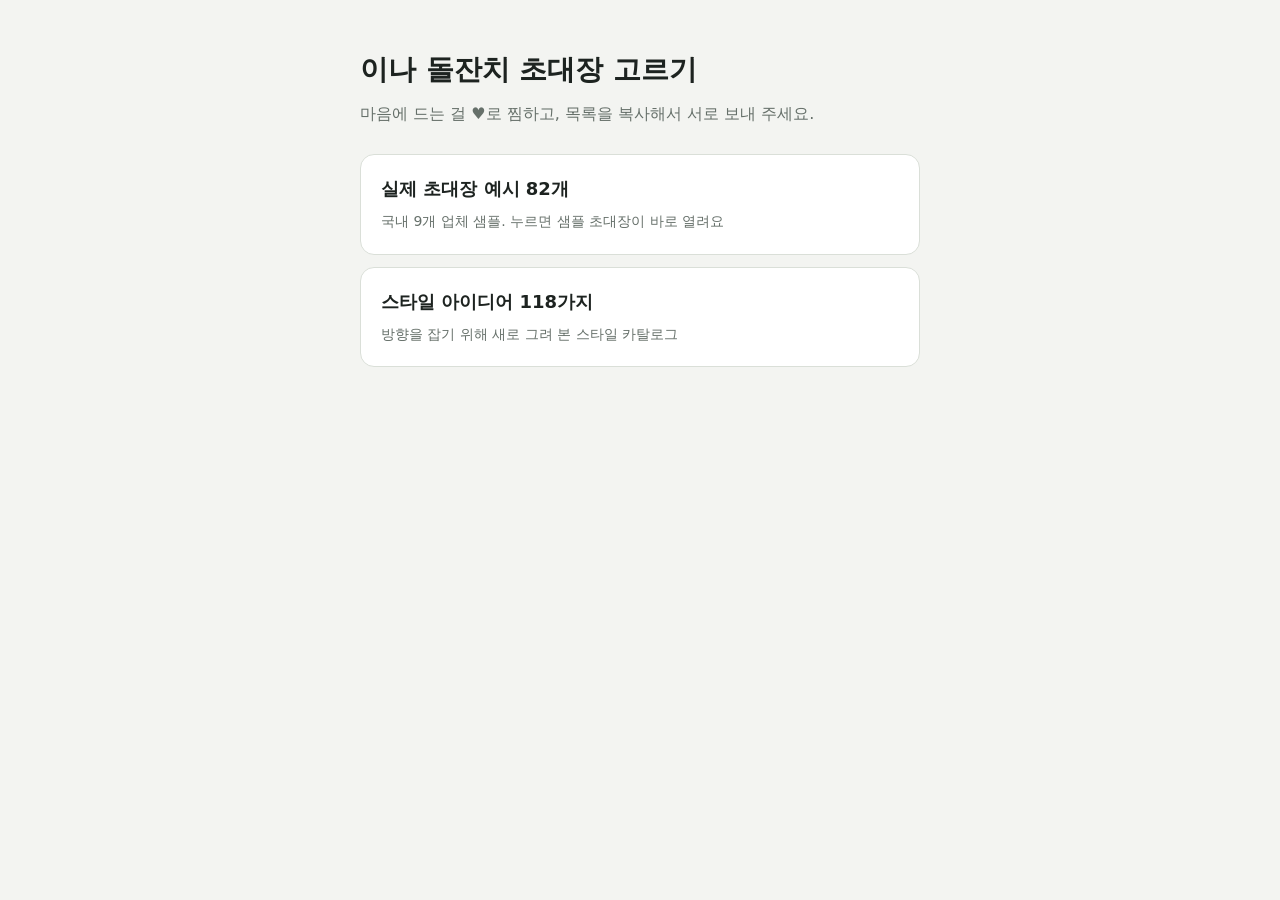
<file: index.html>
<!doctype html>
<html lang="ko">
<head>
<meta charset="utf-8">
<meta name="viewport" content="width=device-width,initial-scale=1">
<title>이나 돌잔치 초대장 고르기</title>
<style>
:root{--bg:#f3f4f1;--surface:#fff;--fg:#1d2320;--muted:#66706a;--line:#dadfd8}
@media (prefers-color-scheme:dark){:root{--bg:#131615;--surface:#1b1f1d;--fg:#e6eae6;--muted:#98a29a;--line:#2b312e;color-scheme:dark}}
body{margin:0;background:var(--bg);color:var(--fg);font:16px/1.6 'Malgun Gothic',system-ui,sans-serif}
.wrap{max-width:560px;margin:0 auto;padding:48px 20px}
h1{font-size:28px;margin:0 0 8px}
p{color:var(--muted);margin:0 0 28px}
a.card{display:block;background:var(--surface);border:1px solid var(--line);border-radius:14px;padding:20px;margin-bottom:12px;color:inherit;text-decoration:none}
a.card b{display:block;font-size:18px;margin-bottom:4px}
a.card span{color:var(--muted);font-size:14px}
</style>
</head>
<body>
<div class="wrap">
  <h1>이나 돌잔치 초대장 고르기</h1>
  <p>마음에 드는 걸 ♥로 찜하고, 목록을 복사해서 서로 보내 주세요.</p>
  <a class="card" href="styles/examples.html"><b>실제 초대장 예시 82개</b><span>국내 9개 업체 샘플. 누르면 샘플 초대장이 바로 열려요</span></a>
  <a class="card" href="styles/index.html"><b>스타일 아이디어 118가지</b><span>방향을 잡기 위해 새로 그려 본 스타일 카탈로그</span></a>
</div>
</body>
</html>
</file>
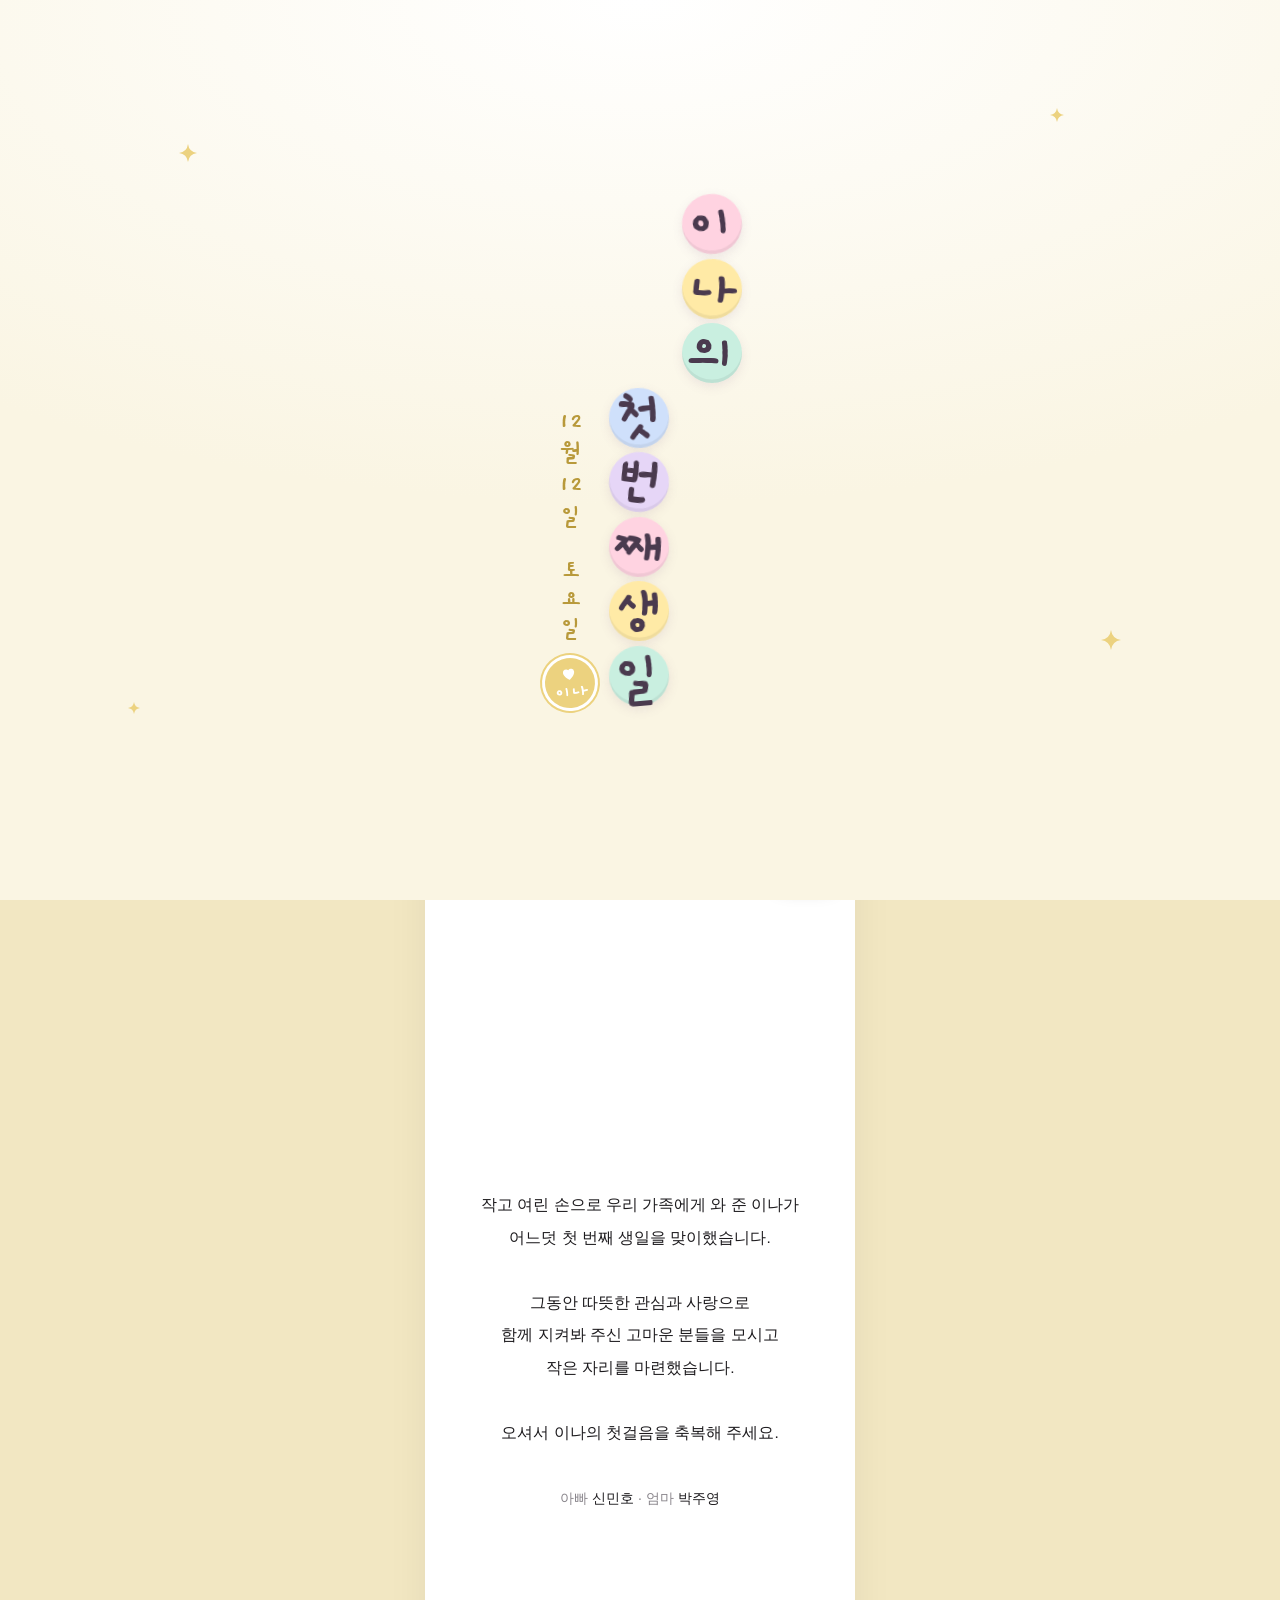
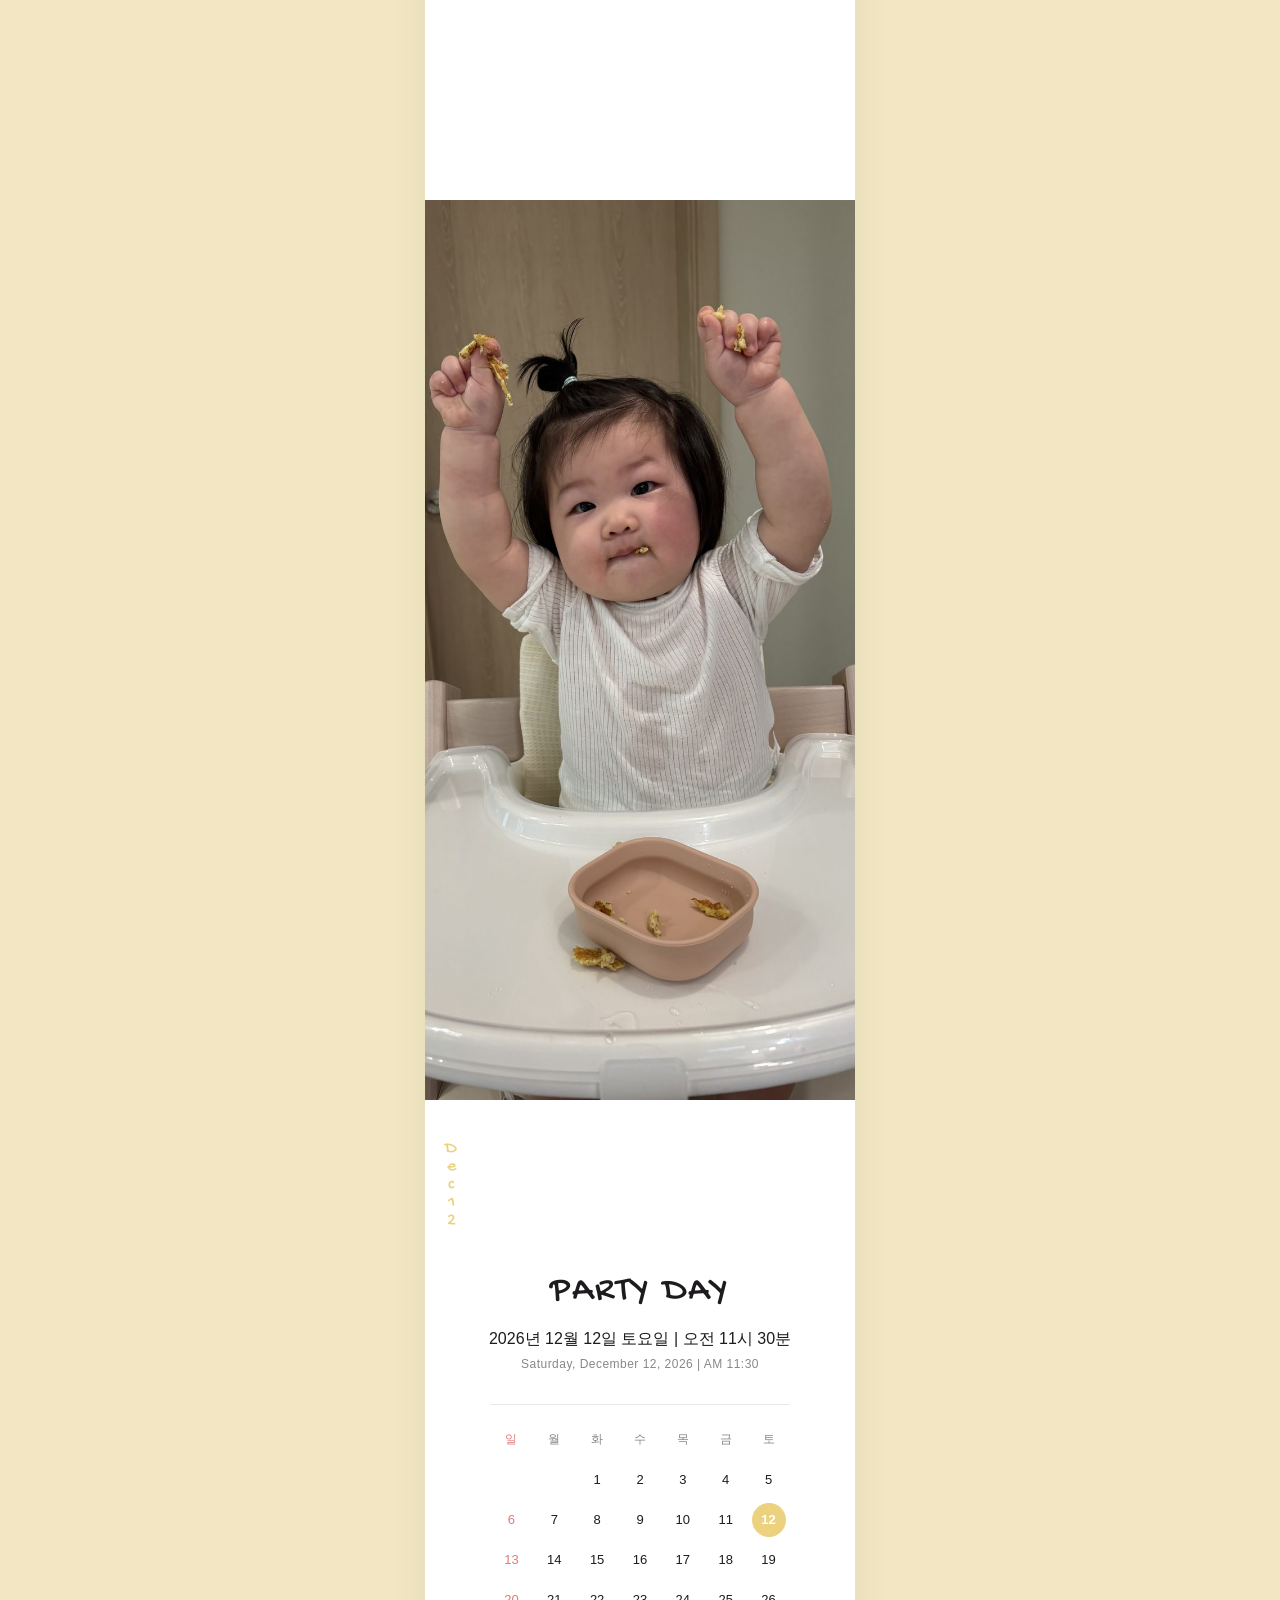
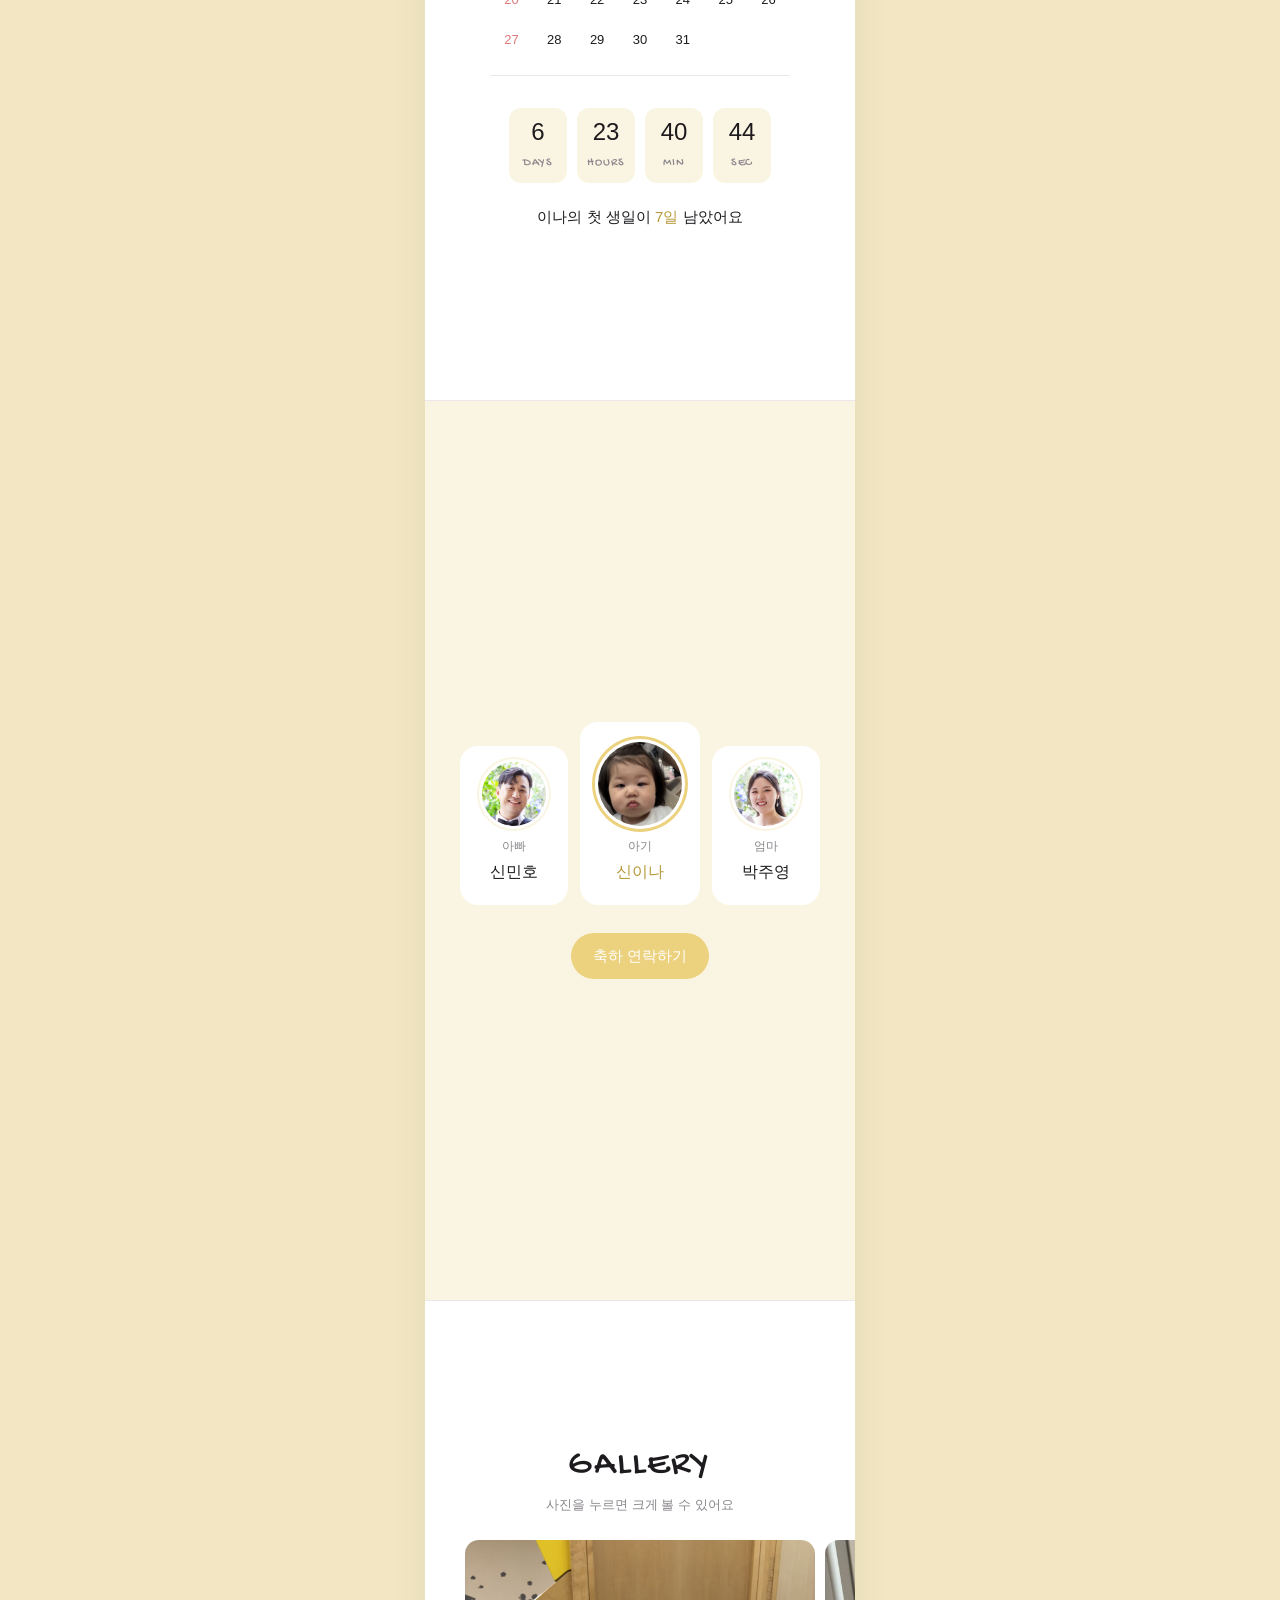
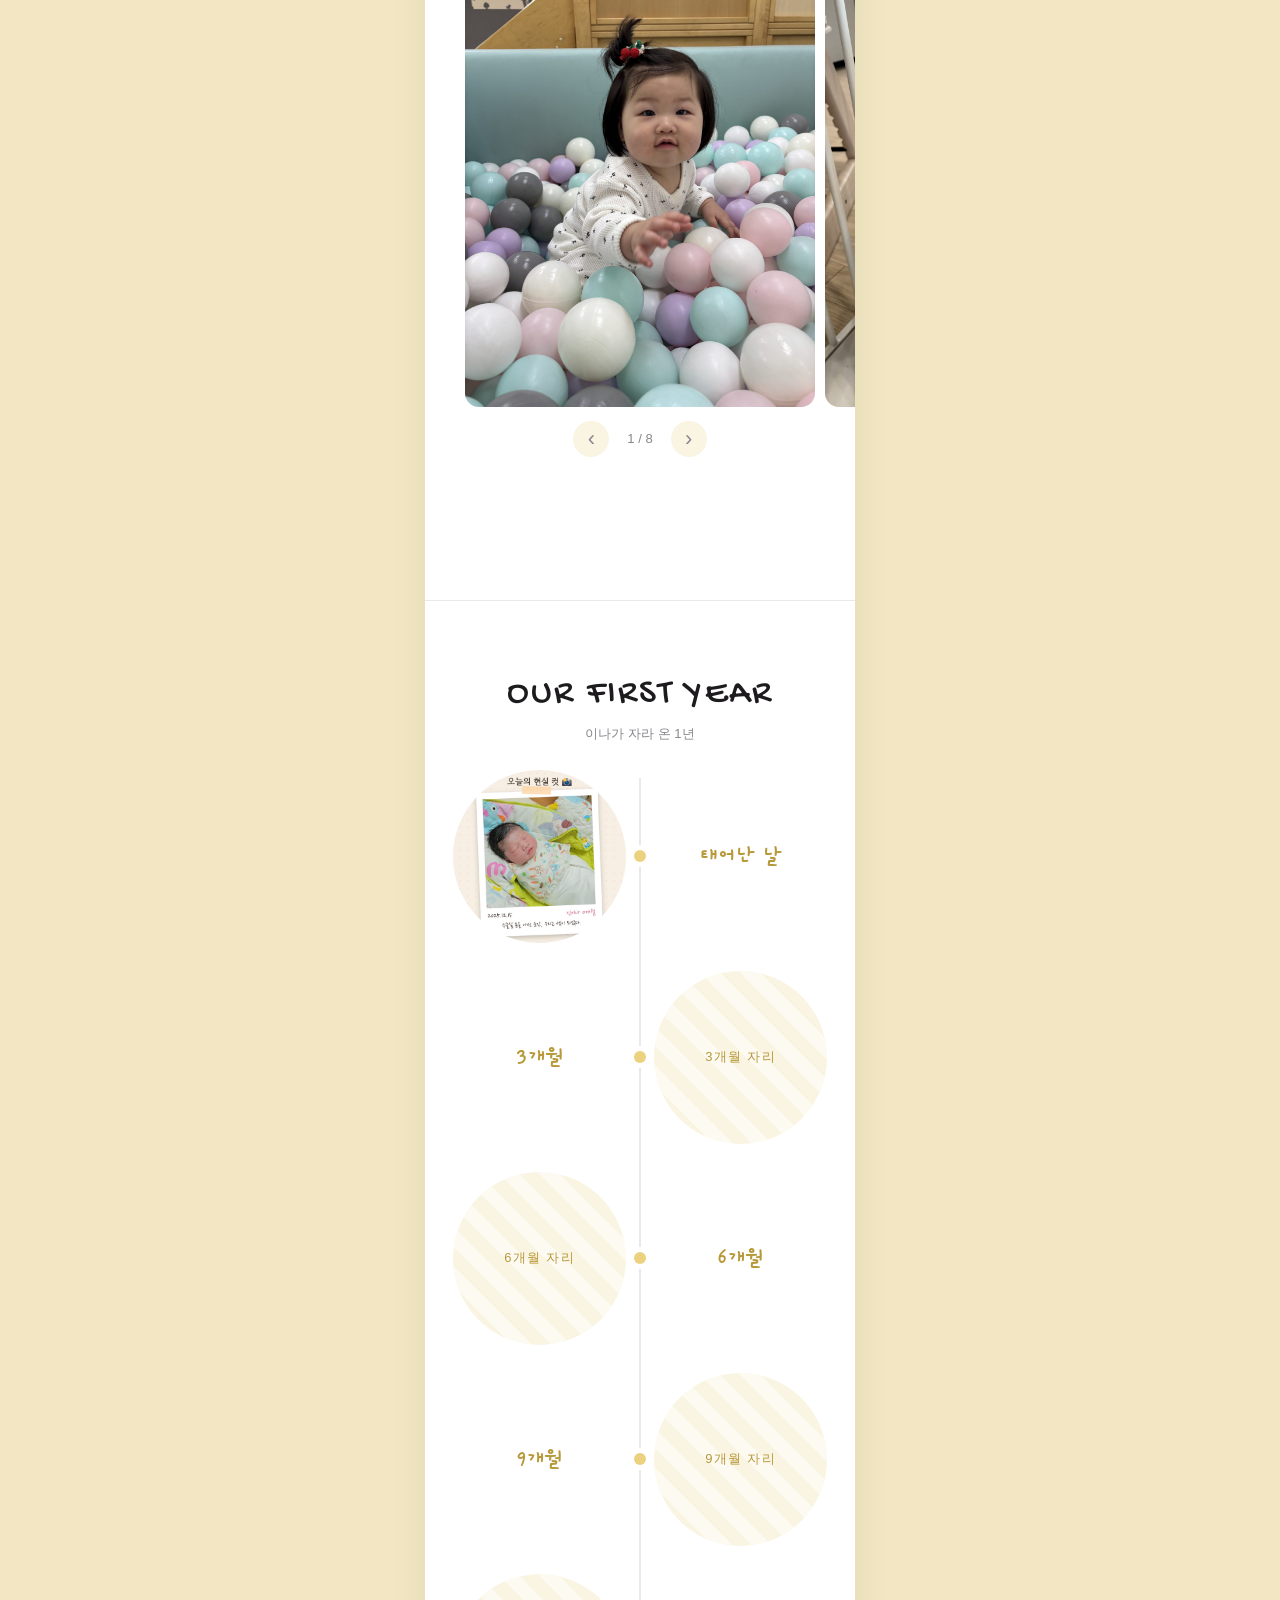
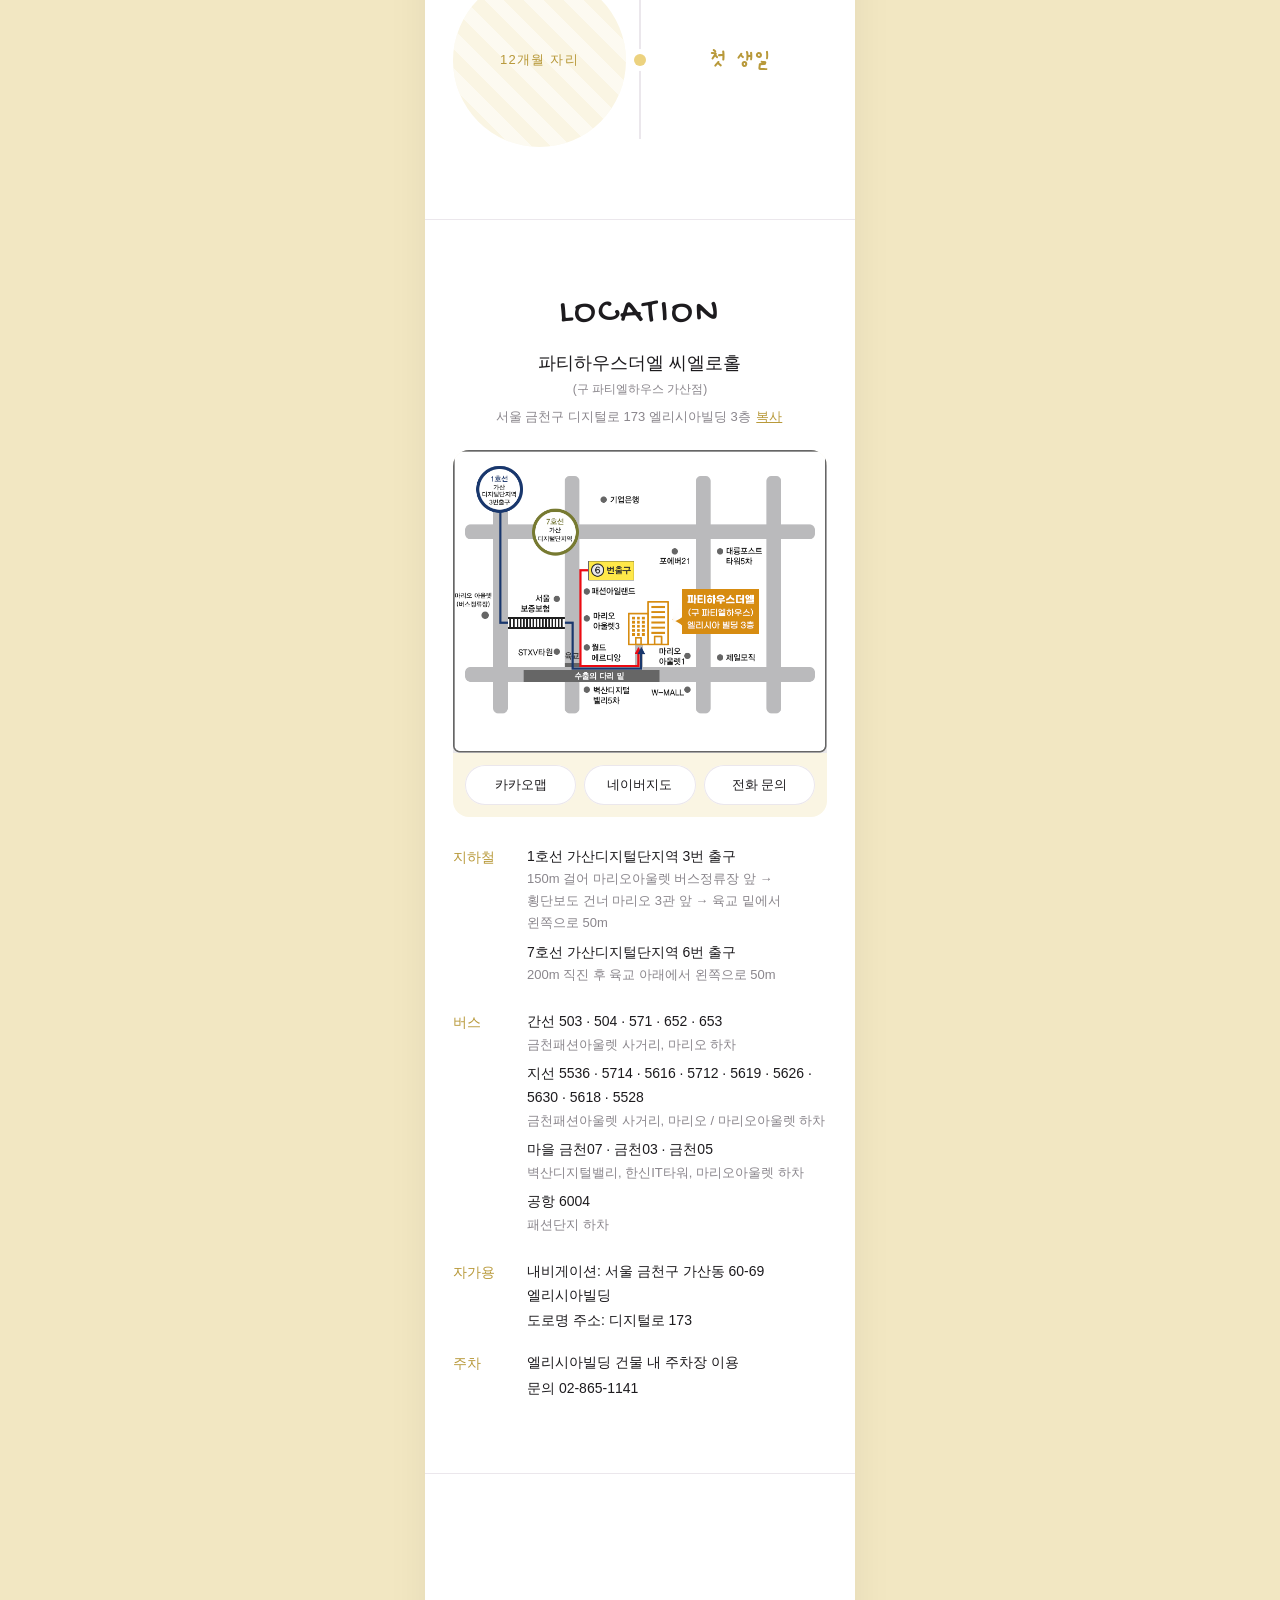
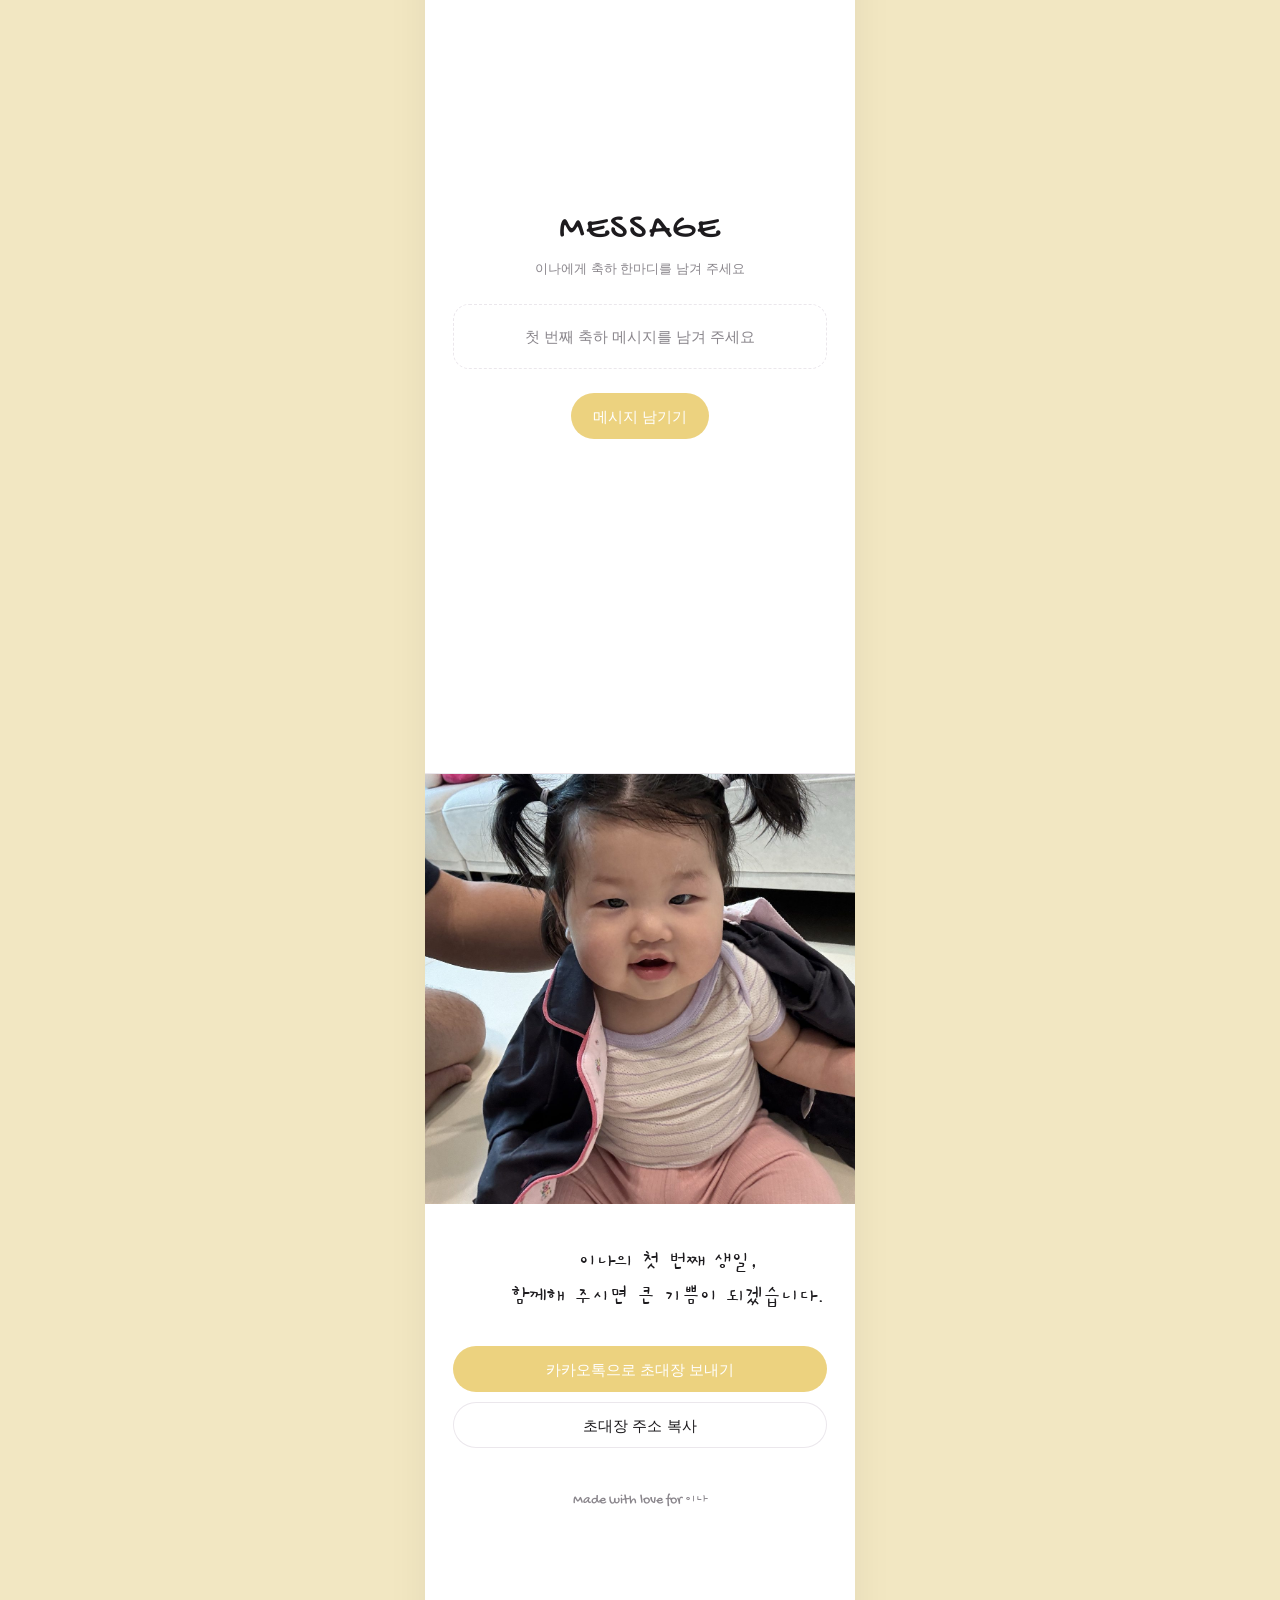
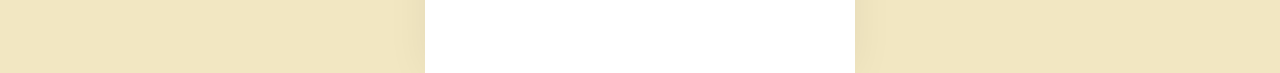
<file: invite/index.html>
<!doctype html>
<html lang="ko" data-theme="lilac">
<head>
<meta charset="utf-8">
<meta name="viewport" content="width=device-width,initial-scale=1,viewport-fit=cover">
<title>신이나 첫 번째 생일에 초대합니다</title>
<meta name="description" content="2026년 12월 12일 오전 11시 30분 · 파티하우스더엘 씨엘로홀">
<meta property="og:type" content="website">
<meta property="og:title" content="신이나 첫 번째 생일에 초대합니다">
<meta property="og:description" content="12월 12일 오전 11시 30분 · 파티하우스더엘 씨엘로홀">
<meta property="og:image" content="https://smh930722.github.io/ina1years/invite/photos/og.jpg">
<meta property="og:image:width" content="1200">
<meta property="og:image:height" content="630">
<meta property="og:url" content="https://smh930722.github.io/ina1years/invite/">
<link rel="preconnect" href="https://fonts.googleapis.com">
<link rel="preconnect" href="https://fonts.gstatic.com" crossorigin>
<link rel="stylesheet" href="https://fonts.googleapis.com/css2?family=Gaegu:wght@400;700&family=Gowun+Dodum&family=Gochi+Hand&family=Fraunces:opsz,wght@9..144,700&family=Jua&family=Gamja+Flower&display=swap">
<link rel="stylesheet" href="style.css?v=202610030603">
</head>
<body>
<div class="toast" id="musicToast" role="status">배경음악이 준비되었습니다</div>
<button class="music" id="musicBtn" type="button" aria-pressed="false" aria-label="배경음악 켜기">
  <span class="bars" aria-hidden="true"><i></i><i></i><i></i><i></i></span>
</button>

<div class="intro" id="intro" aria-hidden="true"><div class="intro-cols" id="introText"></div><div class="intro-arch" id="introArch" hidden></div><div class="intro-crayon" id="introCrayon" hidden></div></div>
<svg width="0" height="0" style="position:absolute" aria-hidden="true">
  <filter id="crayon" x="-5%" y="-5%" width="110%" height="110%">
    <feTurbulence type="fractalNoise" baseFrequency="0.9" numOctaves="2" seed="3" result="n"/>
    <feDisplacementMap in="SourceGraphic" in2="n" scale="3.2" xChannelSelector="R" yChannelSelector="G" result="d"/>
    <feComposite in="d" in2="n" operator="arithmetic" k1="0" k2="1" k3="-0.18" k4="0.08"/>
  </filter>
</svg>
<main class="page">
  <!-- 커버 -->
  <section class="cover" id="cover">
    <div class="cover-slides ph" id="coverSlides" data-label="커버 사진"></div>
    <div class="cover-shade"></div>
    <canvas class="bubbles" id="bubbles" aria-hidden="true"></canvas>
    <h1 class="cover-title" id="coverTitle"></h1>
    <div class="cover-bottom">
      <p class="cover-when" id="coverWhen"></p>
      <p class="cover-where" id="coverWhere"></p>
    </div>
    <div class="scroll-hint" aria-hidden="true"><span></span></div>
  </section>

  <!-- 인사말 -->
  <section class="sec greeting reveal">
    <p class="greet-text" id="greeting"></p>
    <p class="greet-from" id="greetFrom"></p>
  </section>

  <div class="mid-photo ph reveal" id="midPhoto" data-label="중간 사진"></div>

  <!-- 날짜 -->
  <section class="sec party reveal">
    <div class="vdate" id="vdate" aria-hidden="true"></div>
    <h2 class="eyebrow">PARTY DAY</h2>
    <p class="date-ko" id="dateKo"></p>
    <p class="date-en" id="dateEn"></p>
    <div class="calendar" id="calendar"></div>
    <div class="countdown" id="countdown" aria-live="off"></div>
    <p class="dleft" id="dleft"></p>
  </section>

  <!-- 가족 -->
  <section class="sec family reveal">
    <div class="family-row">
      <div class="who"><div class="avatar ph" id="avDad" data-label="아빠"></div><span class="role">아빠</span><b id="famDad"></b></div>
      <div class="who baby"><div class="avatar ph" id="avBaby" data-label="이나"></div><span class="role">아기</span><b id="famBaby"></b></div>
      <div class="who"><div class="avatar ph" id="avMom" data-label="엄마"></div><span class="role">엄마</span><b id="famMom"></b></div>
    </div>
    <button class="btn" type="button" data-open="contactModal">축하 연락하기</button>
  </section>

  <!-- 갤러리 -->
  <section class="sec gallery reveal">
    <h2 class="eyebrow">GALLERY</h2>
    <p class="hint">사진을 누르면 크게 볼 수 있어요</p>
    <div class="slider" id="slider"></div>
    <div class="slider-nav">
      <button type="button" class="arrow" id="prevBtn" aria-label="이전 사진">‹</button>
      <span id="slideCount">1 / 1</span>
      <button type="button" class="arrow" id="nextBtn" aria-label="다음 사진">›</button>
    </div>
  </section>

  <!-- 이나의 1년 -->
  <section class="sec year reveal">
    <h2 class="eyebrow">OUR FIRST YEAR</h2>
    <p class="hint" id="yearHint"></p>
    <ol class="timeline" id="timeline"></ol>
  </section>

  <!-- 오시는 길 -->
  <section class="sec location reveal">
    <h2 class="eyebrow">LOCATION</h2>
    <p class="venue-name" id="venueName"></p>
    <p class="venue-old" id="venueOld"></p>
    <p class="venue-addr"><span id="venueAddr"></span> <button type="button" class="link" id="copyAddr">복사</button></p>
    <div class="map-card">
      <button type="button" class="map-img" id="mapImgBtn" aria-label="약도 크게 보기"><img id="mapImg" alt="파티하우스더엘 약도: 가산디지털단지역 1호선 3번 출구, 7호선 6번 출구에서 엘리시아빌딩까지" loading="lazy"></button>
      <div class="map-btns">
        <a class="btn ghost" id="kakaoMap" target="_blank" rel="noopener">카카오맵</a>
        <a class="btn ghost" id="naverMap" target="_blank" rel="noopener">네이버지도</a>
        <a class="btn ghost" id="venueTel">전화 문의</a>
      </div>
    </div>
    <dl class="transport" id="transport"></dl>
  </section>

  <!-- 방명록 -->
  <section class="sec message reveal">
    <h2 class="eyebrow">MESSAGE</h2>
    <p class="hint">이나에게 축하 한마디를 남겨 주세요</p>
    <ul class="guestbook" id="guestbook"></ul>
    <button class="btn" type="button" data-open="msgModal">메시지 남기기</button>
  </section>


  <!-- 마무리 -->
  <section class="sec closing reveal">
    <div class="closing-photo ph" id="closingPhoto" data-label="마무리 사진"></div>
    <p class="closing-text" id="closing"></p>
    <div class="share">
      <button class="btn" type="button" id="shareBtn">카카오톡으로 초대장 보내기</button>
      <button class="btn ghost" type="button" id="copyLink">초대장 주소 복사</button>
    </div>
    <p class="foot">Made with love for 이나</p>
  </section>
</main>

<!-- 꾸미기: 테마색·배경음악 고르기 (config.showThemePicker / showMusicPicker) -->
<div class="tuner" id="tuner" hidden>
  <div class="tuner-panel" id="tunerPanel" hidden>
    <div class="tuner-row" id="introRow" hidden><span>첫 화면</span><div class="seg3" id="introPick"><button type="button" data-v="vertical">세로쓰기<small>기본</small></button><button type="button" data-v="arch">A안<small>아치 사진</small></button><button type="button" data-v="crayon">B안<small>신짱아</small></button></div></div>
    <div class="tuner-row" id="themeRow" hidden><span>테마색</span><div class="swatches" id="swatches"></div></div>
    <div class="tuner-row" id="musicRow" hidden><span>배경음악</span><div class="tracks" id="tracks"></div></div>
  </div>
  <button class="tuner-toggle" id="tunerToggle" type="button" aria-expanded="false" aria-controls="tunerPanel">꾸미기</button>
</div>

<!-- 모달들 -->
<div class="modal" id="contactModal" hidden>
  <div class="sheet" role="dialog" aria-modal="true" aria-labelledby="contactTitle">
    <h3 id="contactTitle">축하 연락하기</h3>
    <div class="contact-list" id="contactList"></div>
    <button class="btn ghost" type="button" data-close>닫기</button>
  </div>
</div>

<div class="modal" id="msgModal" hidden>
  <form class="sheet" id="msgForm" role="dialog" aria-modal="true" aria-labelledby="msgTitle">
    <h3 id="msgTitle">메시지 남기기</h3>
    <label for="msgName">이름</label>
    <input id="msgName" name="name" maxlength="20" required autocomplete="name">
    <label for="msgBody">축하 메시지</label>
    <textarea id="msgBody" name="message" maxlength="300" rows="5" required></textarea>
    <input class="hp" name="website" tabindex="-1" autocomplete="off" aria-hidden="true">
    <p class="form-note" id="msgNote" role="status"></p>
    <div class="sheet-btns">
      <button class="btn ghost" type="button" data-close>취소</button>
      <button class="btn" type="submit">남기기</button>
    </div>
  </form>
</div>


<div class="lightbox" id="lightbox" hidden>
  <button type="button" class="lb-close" data-close aria-label="닫기">×</button>
  <div class="lb-track" id="lbTrack"></div>
  <span class="lb-count" id="lbCount"></span>
</div>

<div class="snack" id="snack" role="status"></div>

<script src="config.js?v=202610030603"></script>
<script src="app.js?v=202610030603"></script>
</body>
</html>
</file>
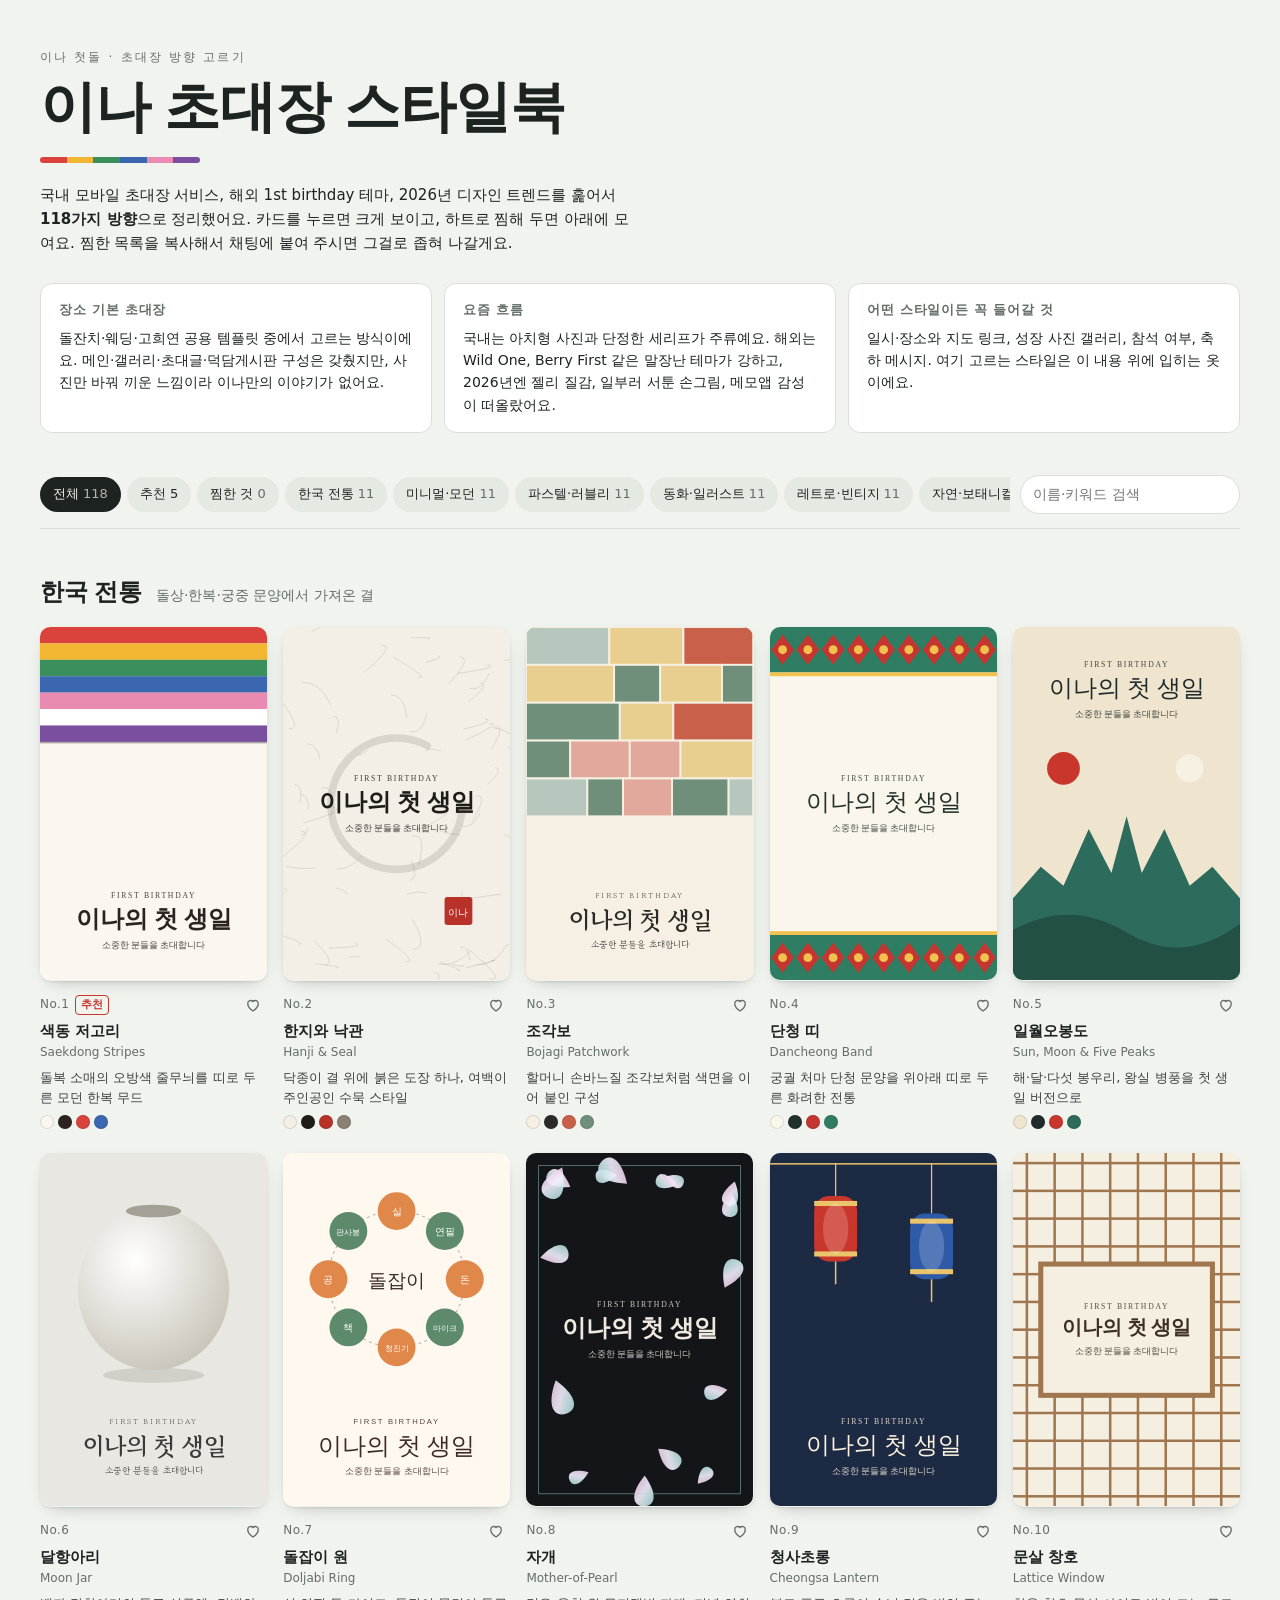
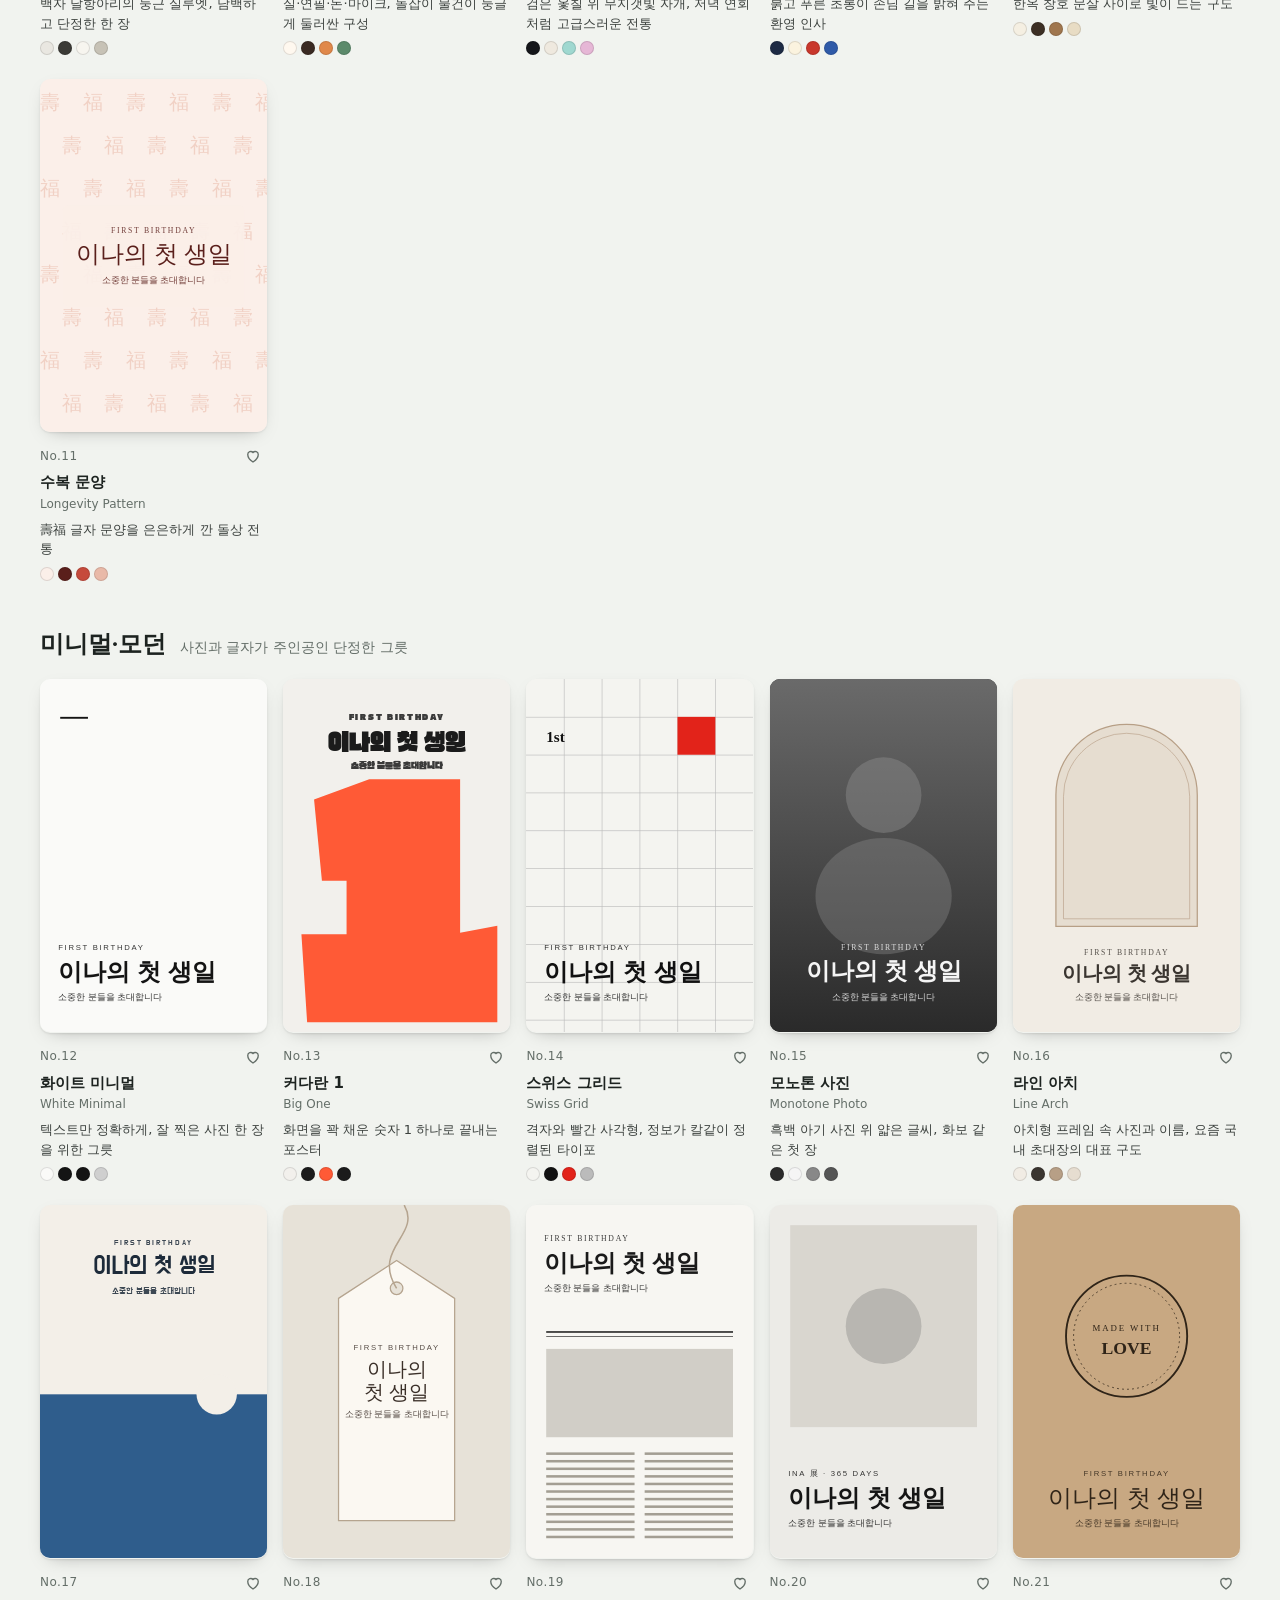
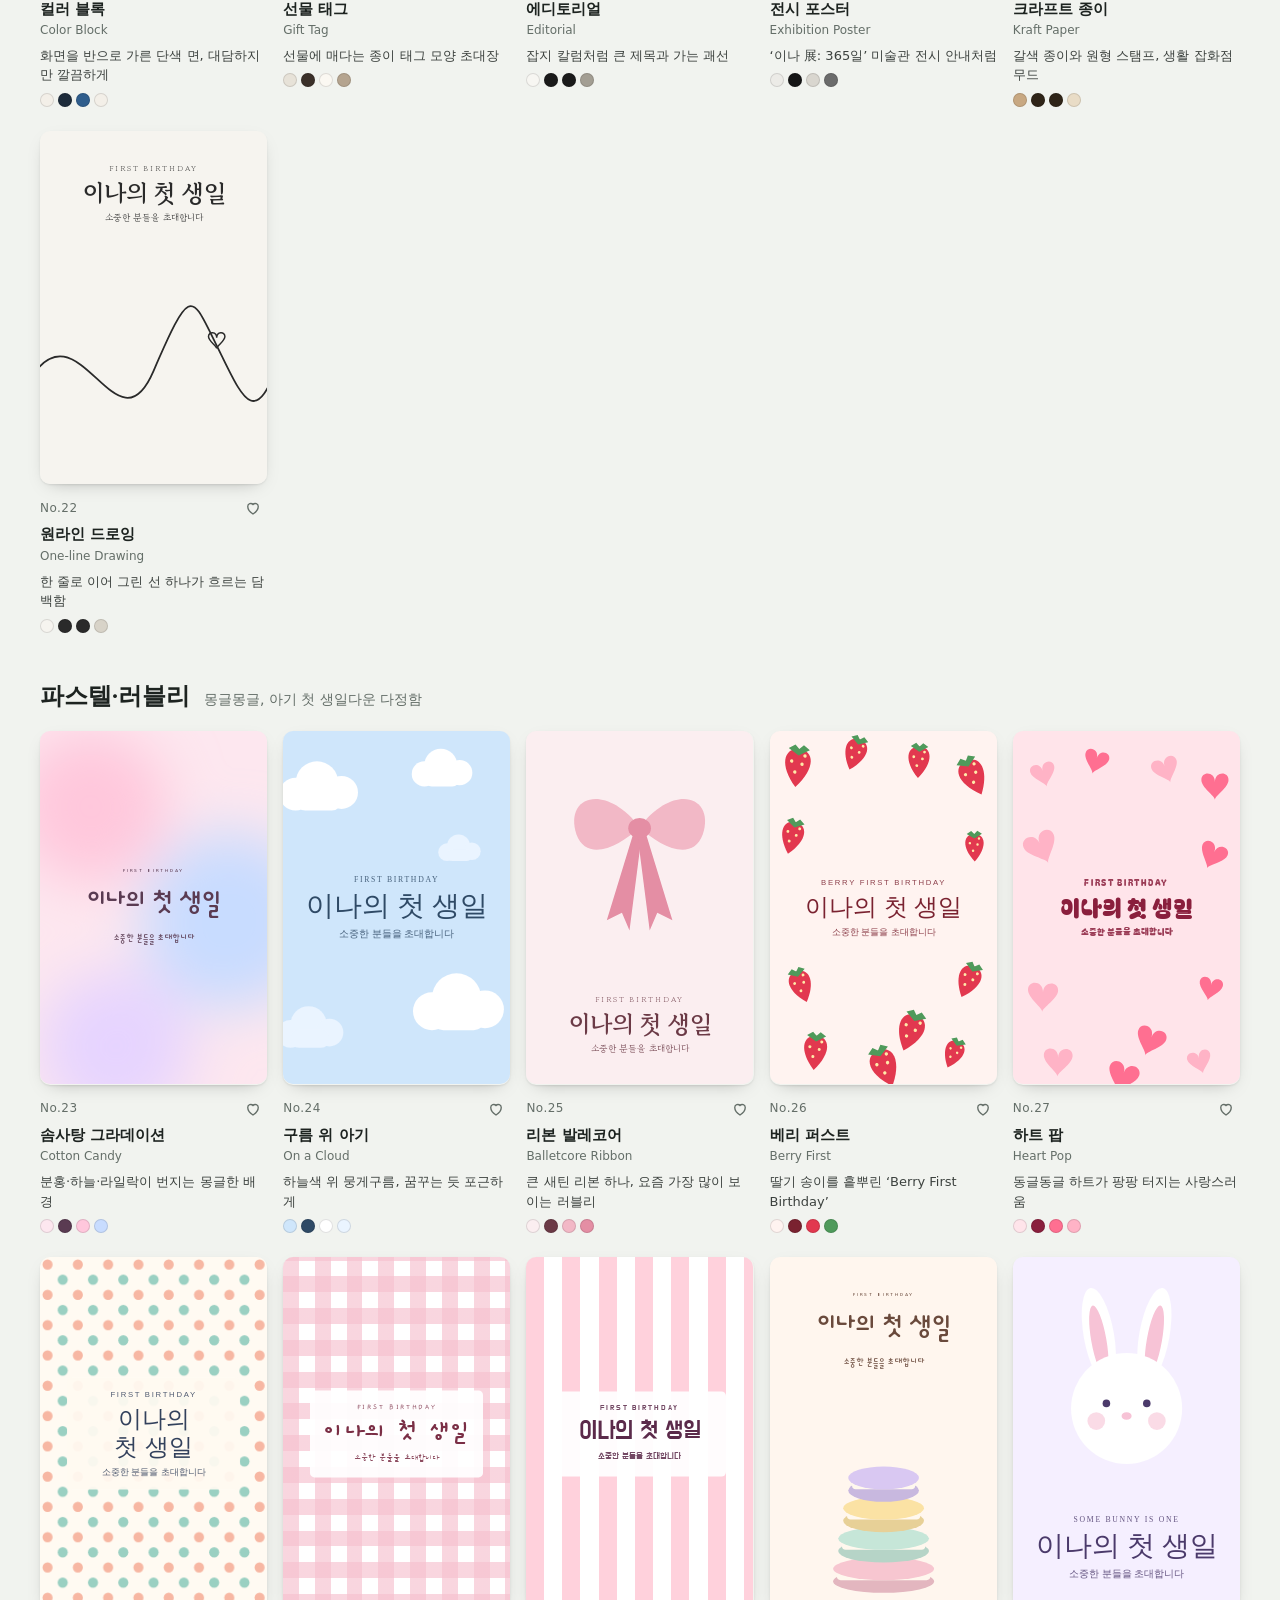
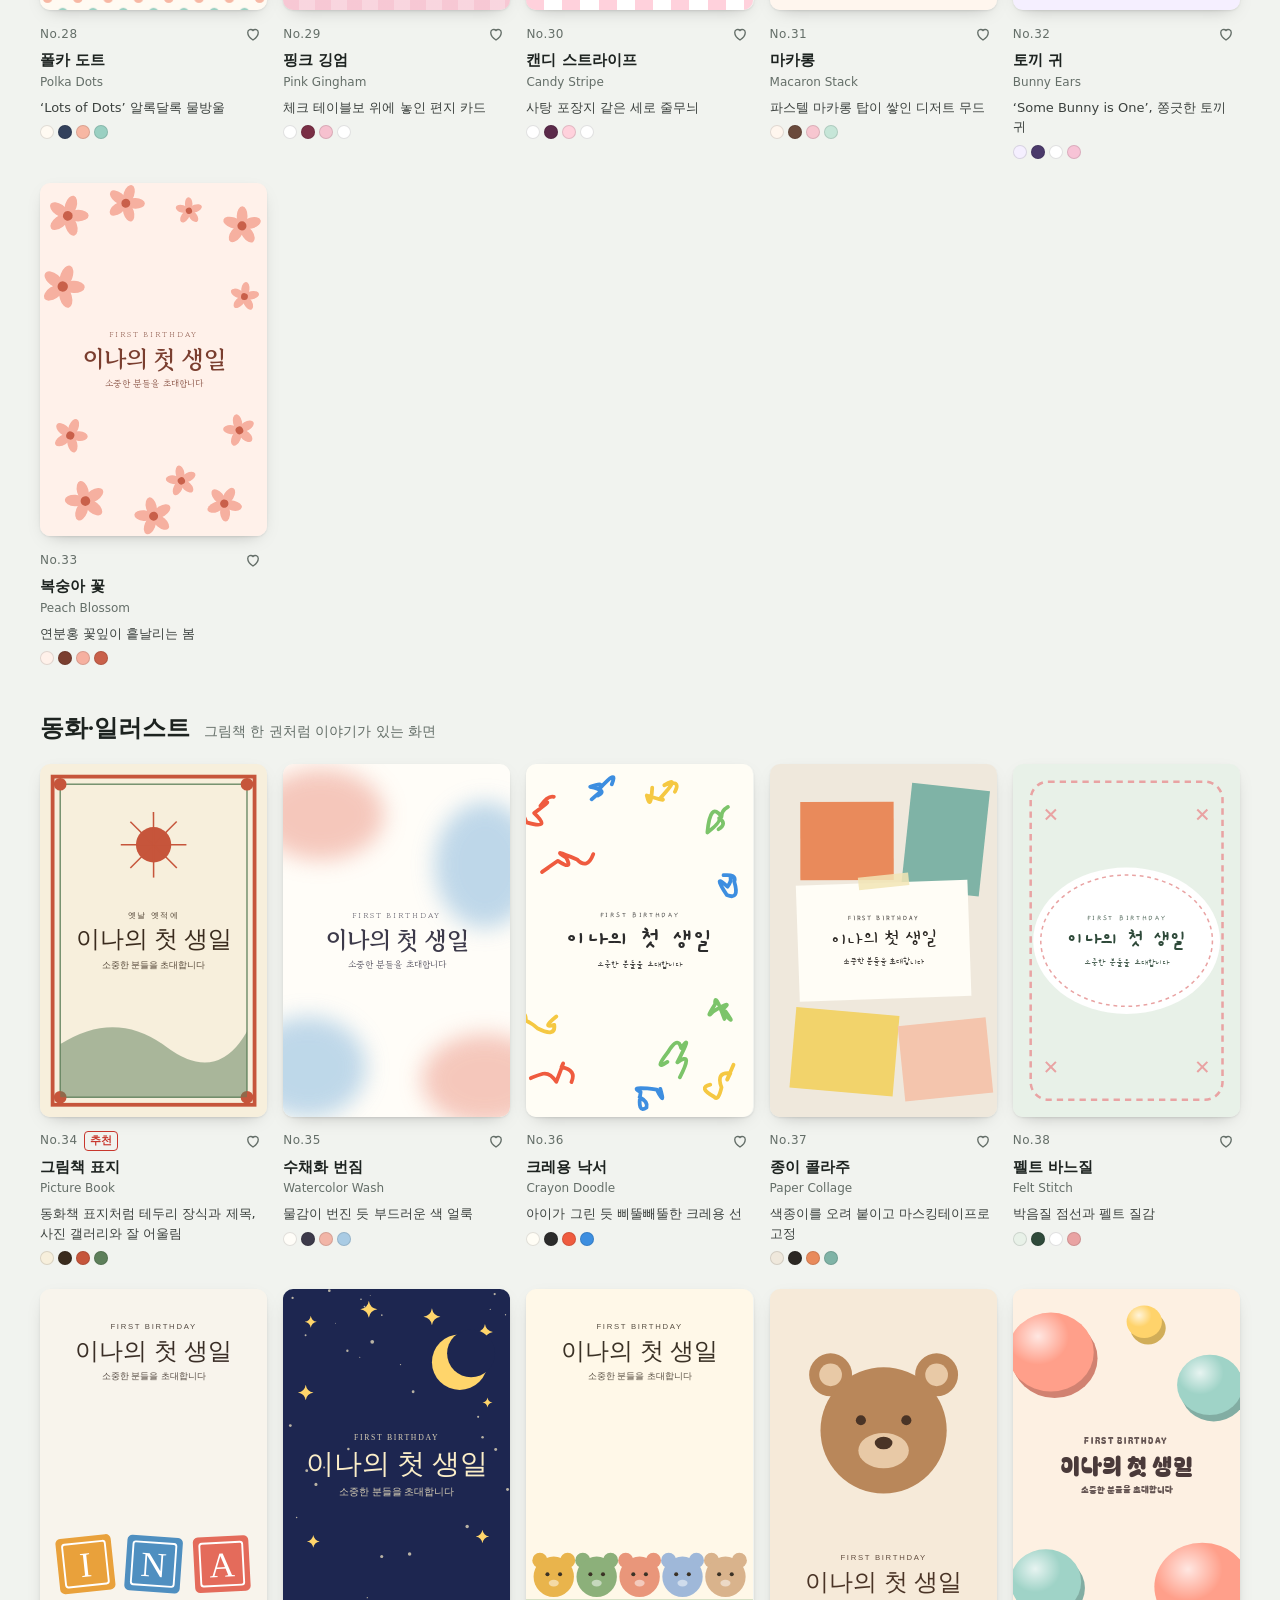
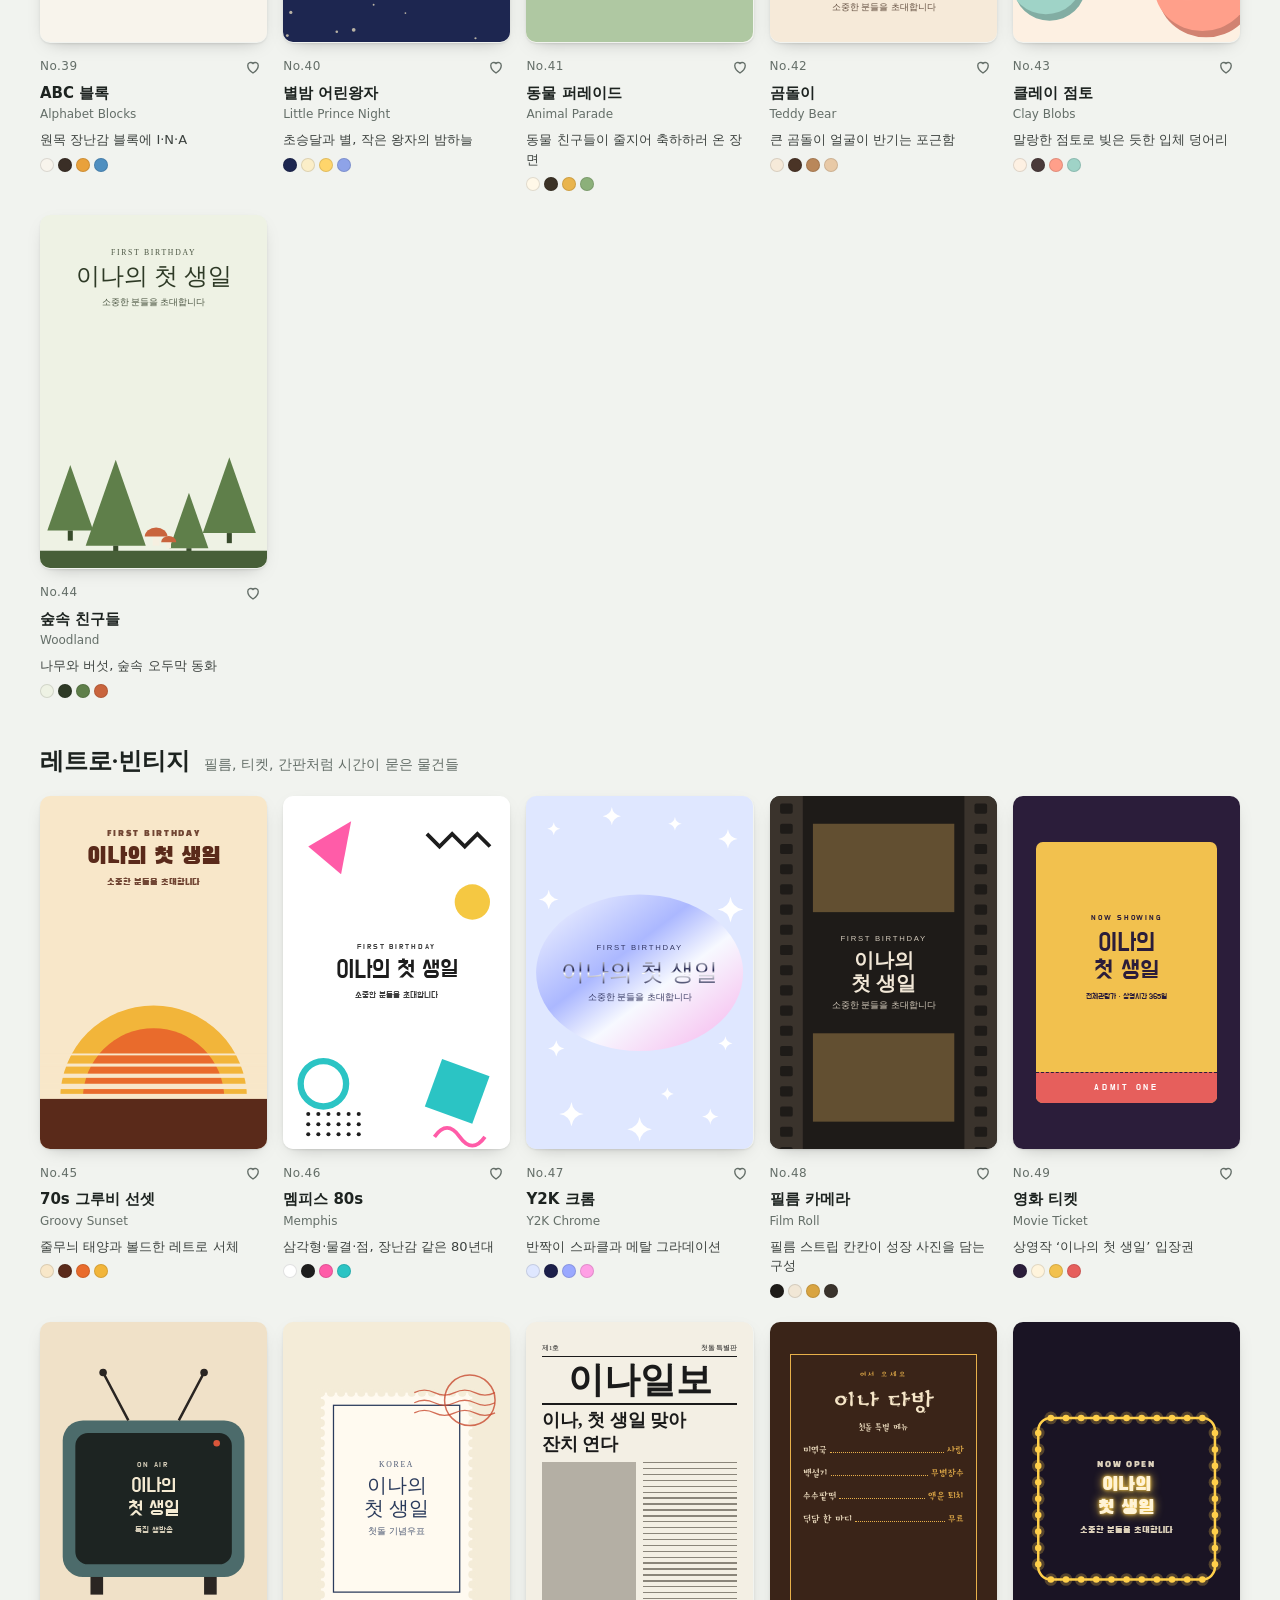
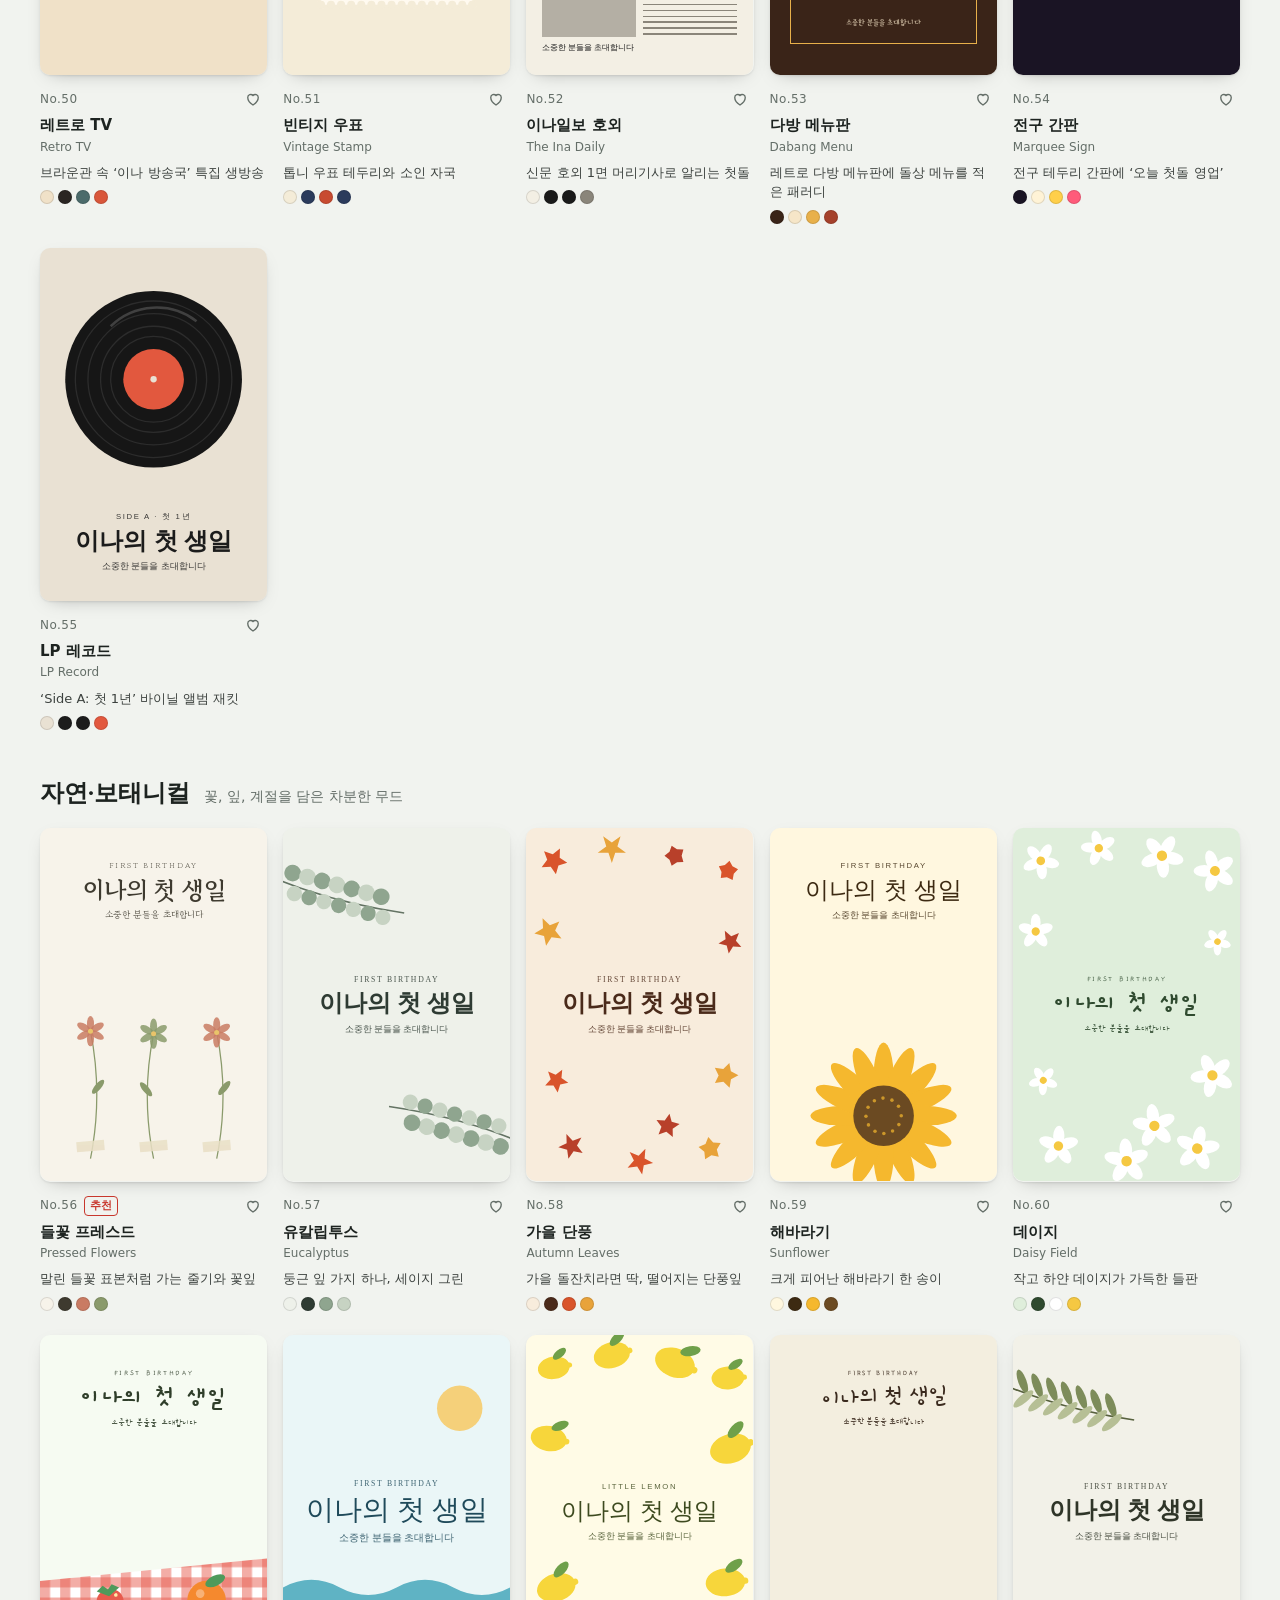
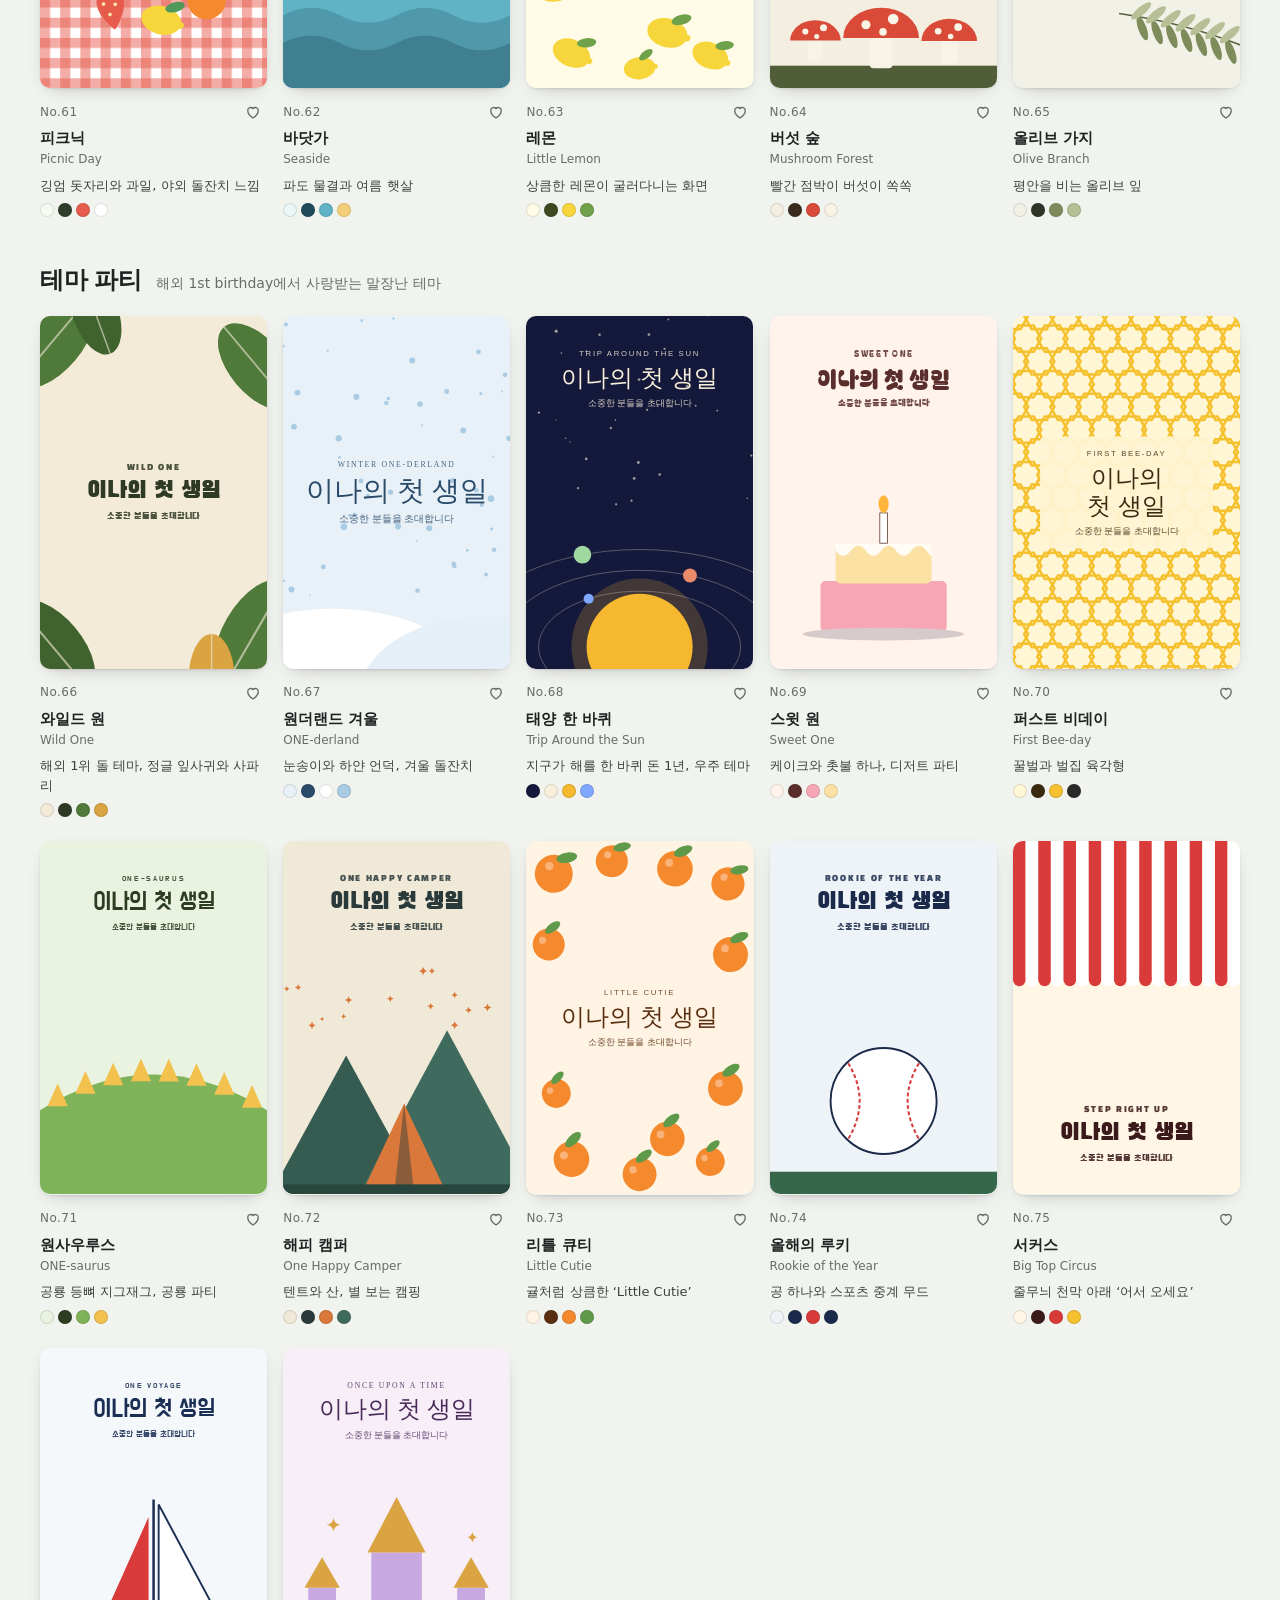
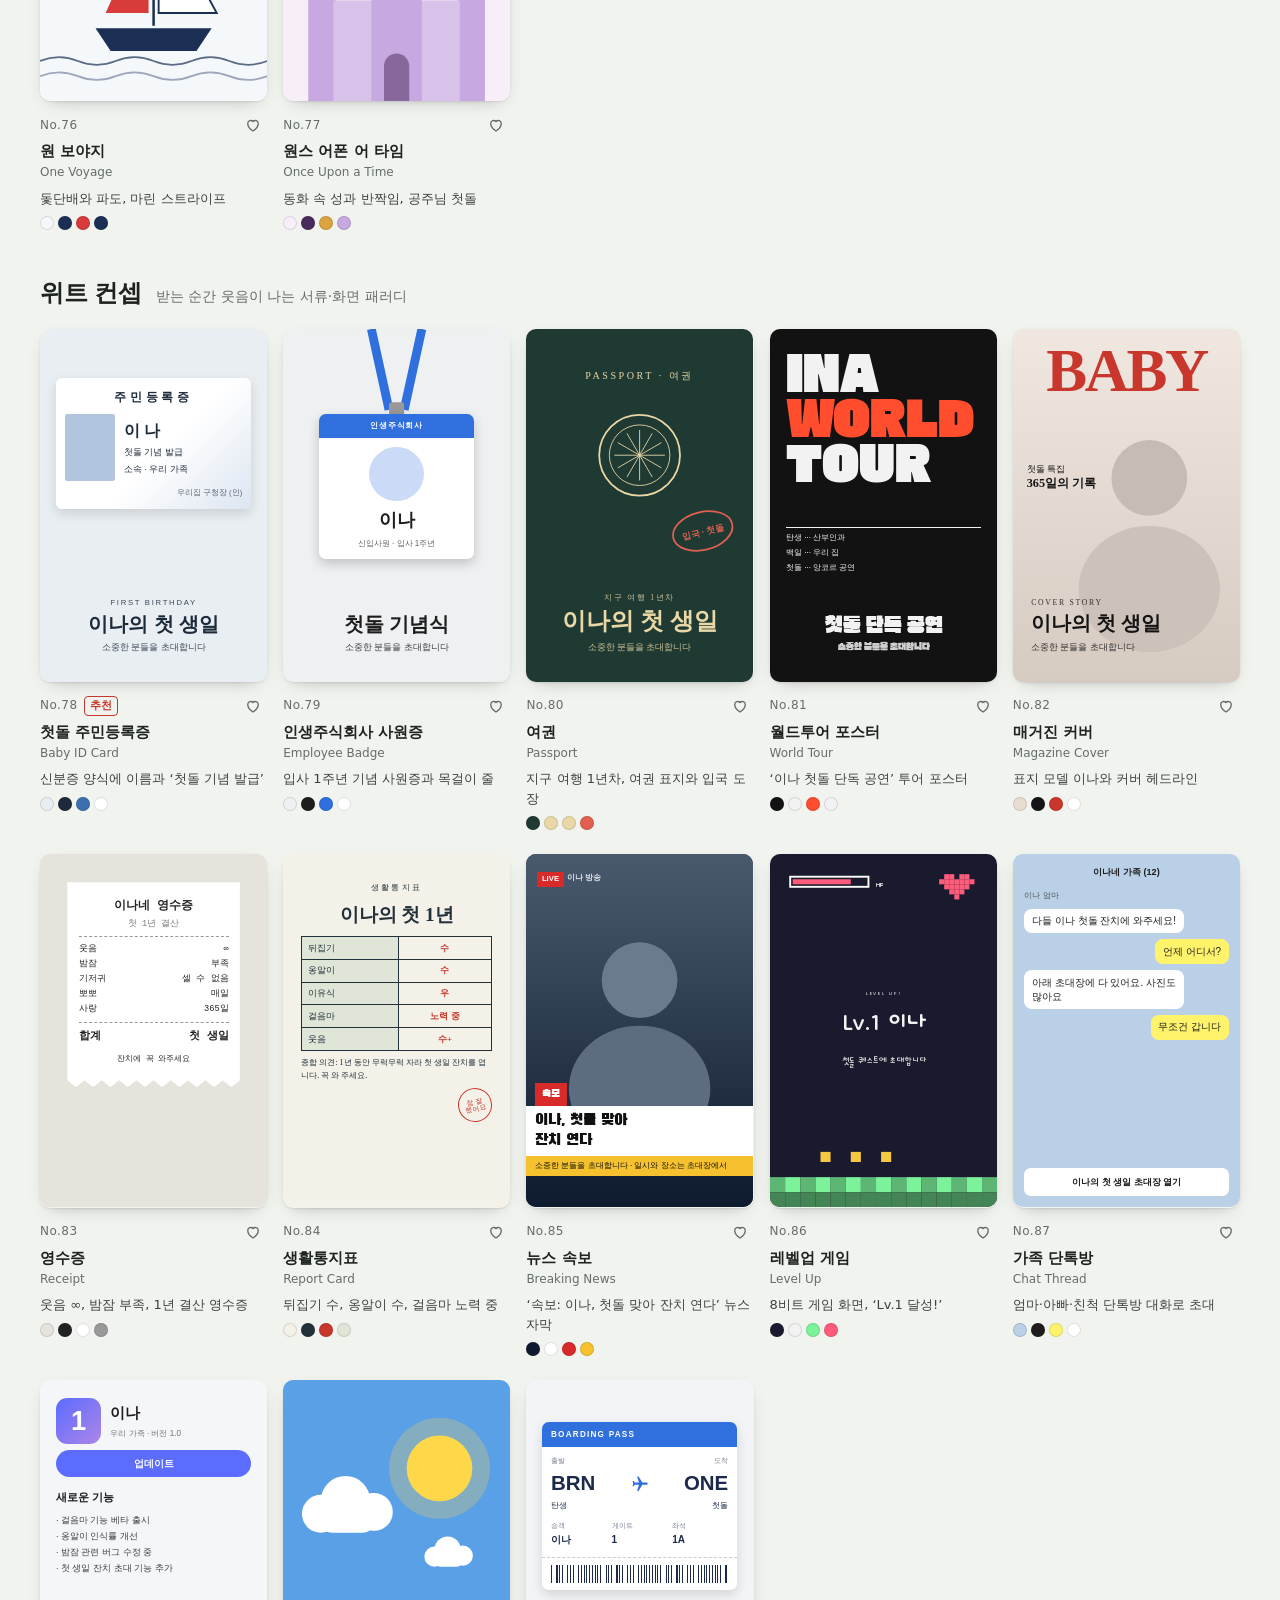
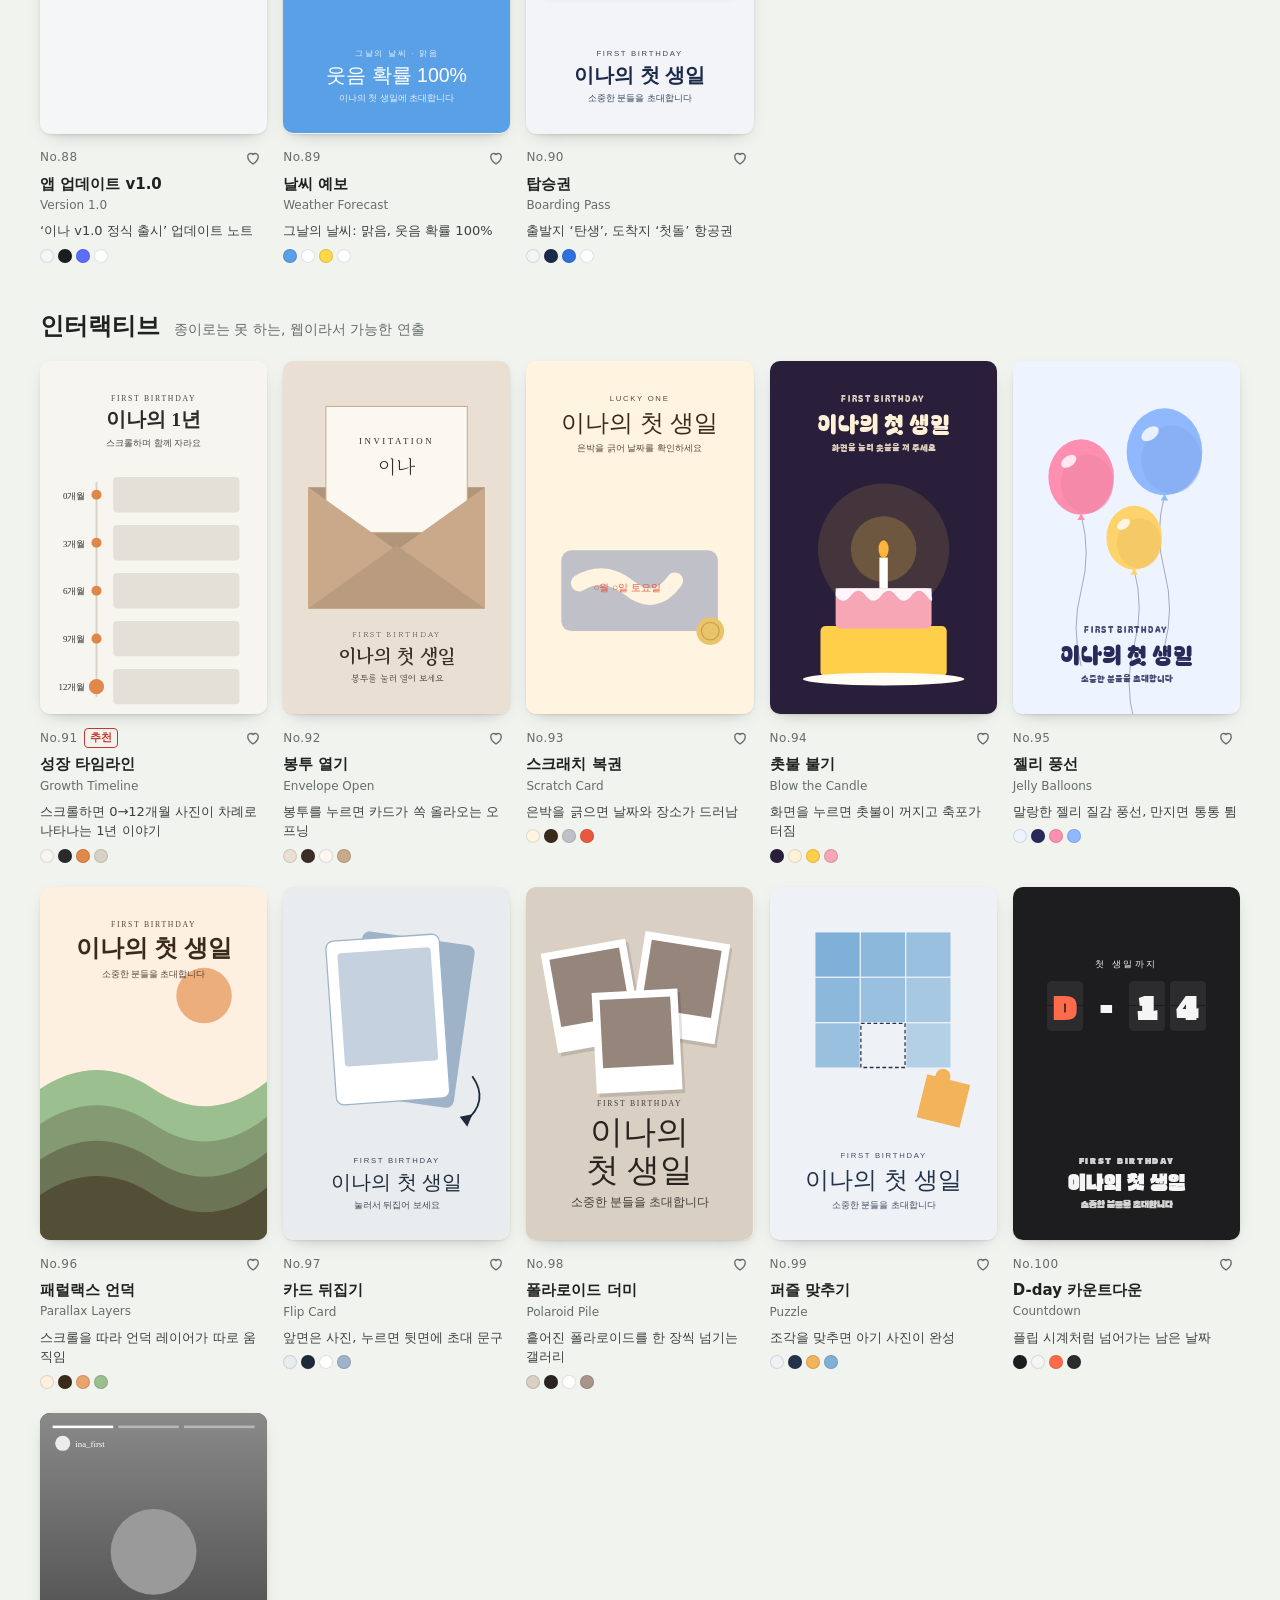
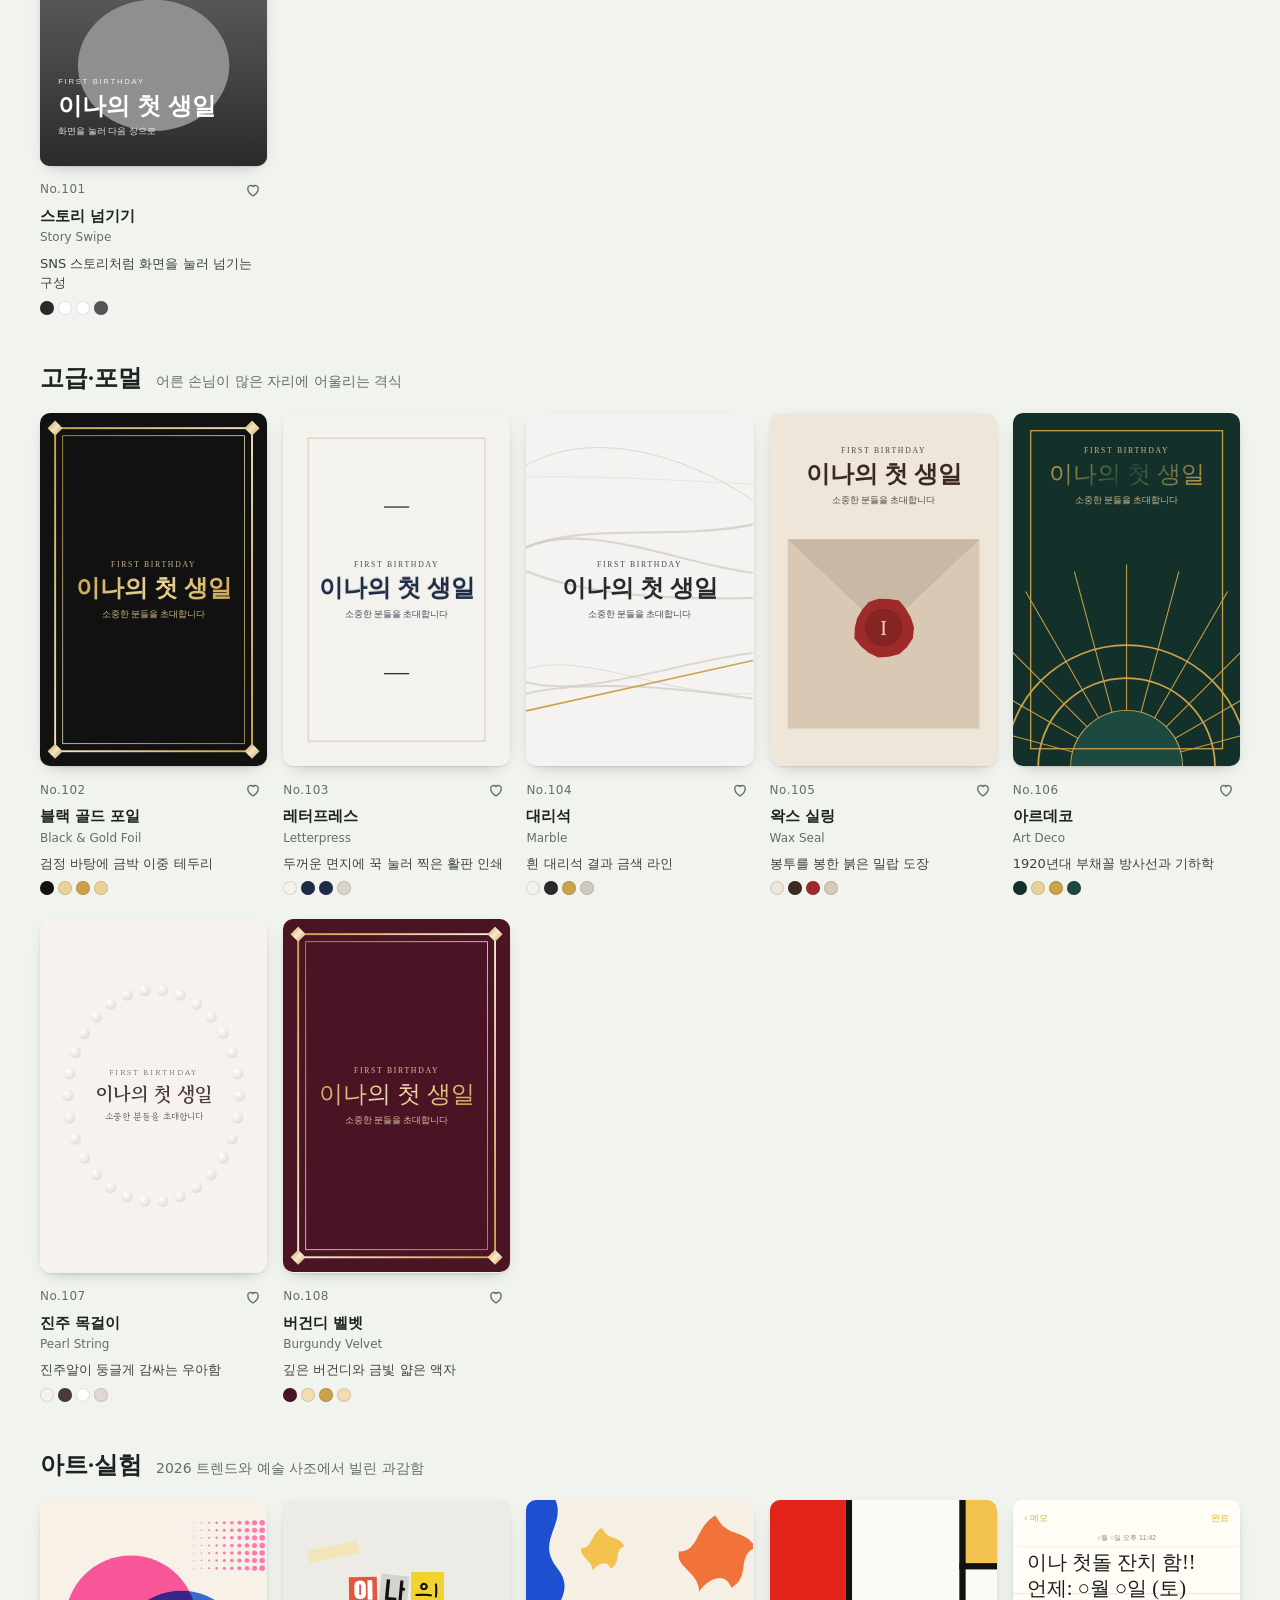
<file: styles/index.html>
<!doctype html>
<meta charset="utf-8">
<meta name="viewport" content="width=device-width,initial-scale=1">
<title>이나 초대장 스타일북</title>
<link rel="preconnect" href="https://fonts.googleapis.com">
<link rel="preconnect" href="https://fonts.gstatic.com" crossorigin>
<link rel="stylesheet" href="https://fonts.googleapis.com/css2?family=Hahmlet:wght@400;600;800&family=IBM+Plex+Sans+KR:wght@400;600&family=Noto+Serif+KR:wght@400;700&family=Gowun+Batang:wght@400;700&family=Gowun+Dodum&family=Nanum+Myeongjo:wght@400;800&family=Nanum+Pen+Script&family=Gaegu:wght@400;700&family=Jua&family=Do+Hyeon&family=Black+Han+Sans&display=swap">
<link rel="stylesheet" href="https://fonts.googleapis.com/css2?family=Song+Myung&family=Gamja+Flower&family=Yeon+Sung&family=Dongle:wght@400;700&family=Orbit&family=Gasoek+One&family=Bagel+Fat+One&family=East+Sea+Dokdo&family=Hi+Melody&family=Grandiflora+One&family=Black+And+White+Picture&display=swap">
<style>
/* Layout: 카탈로그. 조용한 셀라돈 톤 바탕 위에 118장의 미니 초대장이 카테고리별 그리드로 놓이고, 찜한 것은 하단 트레이에 모인다. */
:root{
  --bg:#f1f3ef; --surface:#ffffff; --fg:#1d2320; --muted:#646e68; --line:#d9dfd8; --chip:#e4e9e2; --accent:#c8372d;
  --display:'Hahmlet','Noto Serif KR',serif; --body:'IBM Plex Sans KR',system-ui,-apple-system,'Malgun Gothic',sans-serif;
}
@media (prefers-color-scheme: dark){:root:not([data-theme="light"]){--bg:#121514;--surface:#1a1e1c;--fg:#e6eae6;--muted:#97a199;--line:#2a302d;--chip:#232926;--accent:#ff6b5e;color-scheme:dark}}
:root[data-theme="dark"]{--bg:#121514;--surface:#1a1e1c;--fg:#e6eae6;--muted:#97a199;--line:#2a302d;--chip:#232926;--accent:#ff6b5e;color-scheme:dark}
*{box-sizing:border-box}
[hidden]{display:none!important}
body{background:var(--bg);color:var(--fg);font-family:var(--body);font-size:15px;line-height:1.6}
.wrap{max-width:1240px;margin:0 auto;padding-inline:20px;padding-block:40px 140px}
@media (max-width:480px){.wrap{padding-inline:16px;padding-block:24px 140px}}
header .eyebrow{font-size:12px;letter-spacing:.18em;color:var(--muted);text-transform:uppercase}
h1{font-family:var(--display);font-weight:800;font-size:clamp(32px,6vw,56px);line-height:1.1;margin:10px 0 0;text-wrap:balance;letter-spacing:-.01em}
.saek{display:flex;height:6px;width:160px;margin:18px 0 20px;border-radius:3px;overflow:hidden}
.saek i{flex:1}
.lead{max-width:62ch;color:var(--fg);margin:0}
.lead b{font-weight:600}
.notes{display:grid;grid-template-columns:repeat(auto-fit,minmax(240px,1fr));gap:12px;margin-top:28px}
.note{background:var(--surface);border:1px solid var(--line);border-radius:12px;padding:16px 18px;min-width:0}
.note h2{font-size:13px;letter-spacing:.06em;margin:0 0 6px;color:var(--muted);font-weight:600}
.note p{margin:0;font-size:14px}
.bar{position:sticky;top:env(safe-area-inset-top,0px);z-index:5;background:var(--bg);padding-block:14px;margin-top:28px;border-bottom:1px solid var(--line);display:flex;flex-wrap:wrap;gap:10px;align-items:center}
.chips{display:flex;gap:6px;overflow-x:auto;flex:1 1 520px;min-width:0;scrollbar-width:none;padding-block:2px}
.chips::-webkit-scrollbar{display:none}
.chip{flex:none;border:1px solid transparent;background:var(--chip);color:var(--fg);font:inherit;font-size:13px;padding:6px 12px;border-radius:999px;cursor:pointer;white-space:nowrap}
.chip span{color:var(--muted);margin-left:4px;font-variant-numeric:tabular-nums}
.chip[aria-pressed="true"]{background:var(--fg);color:var(--bg)}
.chip[aria-pressed="true"] span{color:inherit;opacity:.7}
.chip:focus-visible,.fav:focus-visible,.pvbtn:focus-visible,button:focus-visible,input:focus-visible{outline:2px solid var(--accent);outline-offset:2px}
.search{flex:0 1 220px;min-width:0;font:inherit;font-size:14px;padding:7px 12px;border-radius:999px;border:1px solid var(--line);background:var(--surface);color:var(--fg)}
.group{margin-top:44px}
.group header{display:flex;flex-wrap:wrap;align-items:baseline;gap:4px 14px;margin-bottom:16px}
.group h2{font-family:var(--display);font-weight:600;font-size:24px;margin:0}
.group header p{margin:0;color:var(--muted);font-size:14px}
.grid{display:grid;grid-template-columns:repeat(auto-fill,minmax(188px,1fr));gap:24px 16px}
@media (max-width:480px){.grid{grid-template-columns:repeat(2,minmax(0,1fr));gap:20px 12px}}
.item{min-width:0;display:flex;flex-direction:column;gap:10px}
.pvbtn{all:unset;cursor:zoom-in;display:block;border-radius:10px;transition:transform .2s ease, box-shadow .2s ease;box-shadow:0 1px 2px rgba(0,0,0,.08),0 6px 18px -10px rgba(0,0,0,.35)}
.pvbtn:hover{transform:translateY(-3px);box-shadow:0 2px 4px rgba(0,0,0,.08),0 14px 28px -12px rgba(0,0,0,.4)}
.meta{display:flex;flex-direction:column;gap:2px;min-width:0}
.row1{display:flex;align-items:center;gap:6px}
.no{font-size:12px;color:var(--muted);font-variant-numeric:tabular-nums;letter-spacing:.04em}
.rec{font-size:11px;font-weight:600;color:var(--accent);border:1px solid currentColor;border-radius:4px;padding:0 5px;line-height:18px}
.fav{margin-left:auto;all:unset;margin-left:auto;cursor:pointer;width:28px;height:28px;display:grid;place-items:center;border-radius:50%;color:var(--muted)}
.fav svg{width:18px;height:18px;fill:none;stroke:currentColor;stroke-width:1.8}
.fav[aria-pressed="true"]{color:var(--accent)}
.fav[aria-pressed="true"] svg{fill:currentColor}
.item h3{margin:0;font-size:15px;font-weight:600;line-height:1.35}
.en{margin:0;font-size:12px;color:var(--muted)}
.d{margin:4px 0 0;font-size:13px;line-height:1.5;color:var(--fg);opacity:.85}
.sw{display:flex;gap:4px;margin-top:6px}
.sw i{width:14px;height:14px;border-radius:50%;box-shadow:inset 0 0 0 1px rgba(0,0,0,.12)}
.empty{margin-top:60px;color:var(--muted);text-align:center}
/* 미니 초대장 */
.pv{position:relative;aspect-ratio:180/280;max-width:100%;container-type:inline-size;overflow:hidden;border-radius:10px;isolation:isolate}
.pv>svg{position:absolute;inset:0;width:100%;height:100%;display:block}
.cx{position:absolute}
.tx{position:absolute;left:8%;right:8%;display:flex;flex-direction:column;align-items:center;text-align:center;gap:1.8cqw;color:var(--ink)}
.tx.nw{left:18%;right:18%}
.pos-c{top:50%;transform:translateY(-50%)}
.pos-t{top:9%}
.pos-b{bottom:8%}
.pos-bl{bottom:8%;align-items:flex-start;text-align:left}
.pos-tl{top:8%;align-items:flex-start;text-align:left}
.tx .ey{font-size:3.4cqw;letter-spacing:.22em;opacity:.85}
.tx .ti{font-size:calc(10.6cqw * var(--fs,1));line-height:1.15;font-weight:var(--fw,400);text-wrap:balance}
.tx.sm .ti{font-size:calc(8.6cqw * var(--fs,1))}
.tx.xl .ti{font-size:calc(19cqw * var(--fs,1));line-height:1}
.tx .sb{font-size:calc(3.9cqw * var(--fs,1));opacity:.85}
.tx.card{background:var(--cardbg);padding:5cqw 4cqw;border-radius:2cqw;left:12%;right:12%}
.fx-chrome .ti{background:linear-gradient(180deg,#fff 0%,var(--ink) 45%,#fff 55%,var(--ink) 100%);-webkit-background-clip:text;background-clip:text;color:transparent}
.fx-gold .ti{background:linear-gradient(135deg,var(--a1),var(--a2) 50%,var(--a1));-webkit-background-clip:text;background-clip:text;color:transparent}
.fx-neon .ti{text-shadow:0 0 1.5cqw var(--a1),0 0 4cqw var(--a1)}
.fx-press .ti{text-shadow:0 .25cqw 0 rgba(255,255,255,.9),0 -.15cqw 0 rgba(0,0,0,.25)}
/* 하단 트레이 */
.tray{position:fixed;left:0;right:0;bottom:0;z-index:20;padding:12px 16px calc(12px + env(safe-area-inset-bottom,0px));background:var(--surface);border-top:1px solid var(--line);box-shadow:0 -8px 24px -16px rgba(0,0,0,.4)}
.tray-in{max-width:1240px;margin:0 auto;display:flex;gap:12px;align-items:center;flex-wrap:wrap}
.tray-list{flex:1 1 300px;min-width:0;display:flex;gap:6px;overflow-x:auto;scrollbar-width:thin}
.tray-list button{all:unset;cursor:pointer;flex:none;font-size:13px;background:var(--chip);border-radius:999px;padding:4px 10px;white-space:nowrap}
.tray strong{font-size:14px;white-space:nowrap}
.btn{font:inherit;font-size:14px;font-weight:600;border:0;border-radius:999px;padding:8px 16px;cursor:pointer;background:var(--fg);color:var(--bg)}
.btn.ghost{background:transparent;color:var(--muted);border:1px solid var(--line);font-weight:400}
.tray textarea{width:100%;font:inherit;font-size:13px;min-height:90px;border-radius:8px;border:1px solid var(--line);background:var(--bg);color:var(--fg);padding:8px}
/* 크게 보기 */
.ov{position:fixed;inset:0;z-index:30;background:rgba(10,14,12,.6);display:flex;align-items:center;justify-content:center;padding:16px}
.panel{background:var(--surface);color:var(--fg);border-radius:16px;max-width:760px;width:100%;max-height:calc(100% - 16px);overflow:auto;display:grid;grid-template-columns:minmax(0,300px) minmax(0,1fr);gap:28px;padding:24px}
@media (max-width:640px){.panel{grid-template-columns:minmax(0,1fr);gap:18px;padding:16px}.panel .pvbig{max-width:260px;margin:0 auto;width:100%}}
.panel .pvbig .pv{border-radius:12px;box-shadow:0 10px 30px -14px rgba(0,0,0,.5)}
.pinfo{display:flex;flex-direction:column;gap:10px;min-width:0}
.pinfo h2{font-family:var(--display);font-size:28px;margin:0;line-height:1.2;text-wrap:balance}
.pinfo .en{font-size:13px}
.pinfo dl{display:grid;grid-template-columns:auto 1fr;gap:6px 14px;margin:6px 0 0;font-size:14px}
.pinfo dt{color:var(--muted)}
.pinfo dd{margin:0;min-width:0}
.hexes{display:flex;flex-wrap:wrap;gap:8px}
.hexes span{display:inline-flex;align-items:center;gap:5px;font-size:12px;font-variant-numeric:tabular-nums}
.hexes i{width:14px;height:14px;border-radius:50%;box-shadow:inset 0 0 0 1px rgba(0,0,0,.15)}
.why{background:var(--chip);border-radius:10px;padding:10px 12px;font-size:14px;margin:0}
.pnav{display:flex;gap:8px;margin-top:auto;flex-wrap:wrap;padding-top:8px}
.sources{margin-top:72px;border-top:1px solid var(--line);padding-top:24px;font-size:13px;color:var(--muted)}
.sources h2{font-size:14px;color:var(--fg);margin:0 0 8px}
.sources ul{margin:0;padding-left:18px;display:grid;gap:4px}
.sources a{color:inherit}
@media (prefers-reduced-motion:reduce){.pvbtn{transition:none}.pvbtn:hover{transform:none}}
</style>

<div class="wrap">
  <header>
    <div class="eyebrow">이나 첫돌 · 초대장 방향 고르기</div>
    <h1>이나 초대장 스타일북</h1>
    <div class="saek" aria-hidden="true"><i style="background:#d9433b"></i><i style="background:#f2b632"></i><i style="background:#3a8f5c"></i><i style="background:#3b67b0"></i><i style="background:#e98bb0"></i><i style="background:#7a4fa0"></i></div>
    <p class="lead">국내 모바일 초대장 서비스, 해외 1st birthday 테마, 2026년 디자인 트렌드를 훑어서 <b><span id="total">118</span>가지 방향</b>으로 정리했어요. 카드를 누르면 크게 보이고, 하트로 찜해 두면 아래에 모여요. 찜한 목록을 복사해서 채팅에 붙여 주시면 그걸로 좁혀 나갈게요.</p>
    <div class="notes">
      <section class="note"><h2>장소 기본 초대장</h2><p>돌잔치·웨딩·고희연 공용 템플릿 중에서 고르는 방식이에요. 메인·갤러리·초대글·덕담게시판 구성은 갖췄지만, 사진만 바꿔 끼운 느낌이라 이나만의 이야기가 없어요.</p></section>
      <section class="note"><h2>요즘 흐름</h2><p>국내는 아치형 사진과 단정한 세리프가 주류예요. 해외는 Wild One, Berry First 같은 말장난 테마가 강하고, 2026년엔 젤리 질감, 일부러 서툰 손그림, 메모앱 감성이 떠올랐어요.</p></section>
      <section class="note"><h2>어떤 스타일이든 꼭 들어갈 것</h2><p>일시·장소와 지도 링크, 성장 사진 갤러리, 참석 여부, 축하 메시지. 여기 고르는 스타일은 이 내용 위에 입히는 옷이에요.</p></section>
    </div>
  </header>

  <nav class="bar" aria-label="스타일 필터">
    <div class="chips" id="chips"></div>
    <input class="search" id="q" type="search" placeholder="이름·키워드 검색" aria-label="스타일 검색">
  </nav>

  <main id="groups"></main>
  <p class="empty" id="empty" hidden>조건에 맞는 스타일이 없어요. 필터를 ‘전체’로 바꿔 보세요.</p>

  <section class="sources">
    <h2>조사한 곳</h2>
    <ul>
      <li><a href="https://www.dejavu-m.com/main/main.php" target="_blank" rel="noopener">데자뷰 스마트 초대장 (장소 기본 제공)</a></li>
      <li><a href="https://mcard.barunsoncard.com/" target="_blank" rel="noopener">바른손 M카드 모바일 초대장</a></li>
      <li><a href="https://bojagicard.com/mcard/" target="_blank" rel="noopener">보자기카드 모바일 청첩장</a></li>
      <li><a href="https://www.itscard.co.kr/script/mbirth/mbirth_view.asp?CardCode=MBirth01" target="_blank" rel="noopener">잇츠카드 모바일 돌잔치 초대장</a></li>
      <li><a href="https://www.miricanvas.com/ko/template/all-types/%EB%8F%8C%EC%9E%94%EC%B9%98" target="_blank" rel="noopener">미리캔버스 돌잔치 템플릿</a></li>
      <li><a href="https://www.paperlesspost.com/blog/first-birthday-party-themes-and-ideas/" target="_blank" rel="noopener">Paperless Post · 40 first birthday themes</a></li>
      <li><a href="https://www.minted.com/first-birthday-invitations" target="_blank" rel="noopener">Minted · First Birthday Invitations</a></li>
      <li><a href="https://www.canva.com/invitations/templates/1st-birthday/" target="_blank" rel="noopener">Canva · 1st birthday invitation templates</a></li>
      <li><a href="https://partybabyessentials.com/blogs/party-baby-essentials/best-kids-birthday-invitation-themes-for-2026" target="_blank" rel="noopener">Party Baby Essentials · 2026 invitation themes</a></li>
      <li><a href="https://design.co.kr/article/142896/" target="_blank" rel="noopener">디자인프레스 · 키워드로 살펴본 2026 디자인 트렌드</a></li>
      <li><a href="https://start.litt.ly/blog/how-to-make-free-mobile-invitation" target="_blank" rel="noopener">리틀리 · 무료 모바일 초대장 만들기</a></li>
    </ul>
  </section>
</div>

<div class="tray" id="tray" hidden>
  <div class="tray-in">
    <strong id="trayCount">찜 0개</strong>
    <div class="tray-list" id="trayList"></div>
    <button class="btn" id="copyBtn" type="button">목록 복사</button>
    <button class="btn ghost" id="clearBtn" type="button">비우기</button>
    <textarea id="copyArea" readonly hidden aria-label="복사할 목록"></textarea>
  </div>
</div>

<div class="ov" id="ov" hidden>
  <div class="panel" role="dialog" aria-modal="true" aria-labelledby="pTitle">
    <div class="pvbig" id="pBig"></div>
    <div class="pinfo">
      <div class="row1"><span class="no" id="pNo"></span><span class="rec" id="pRec" hidden>추천</span></div>
      <h2 id="pTitle"></h2>
      <p class="en" id="pEn"></p>
      <p style="margin:0" id="pDesc"></p>
      <p class="why" id="pWhy" hidden></p>
      <dl>
        <dt>분류</dt><dd id="pCat"></dd>
        <dt>색</dt><dd><div class="hexes" id="pHex"></div></dd>
        <dt>글꼴</dt><dd id="pFont"></dd>
        <dt>만들기</dt><dd id="pLv"></dd>
      </dl>
      <div class="pnav">
        <button class="btn" id="pFav" type="button">찜하기</button>
        <button class="btn ghost" id="pPrev" type="button">이전</button>
        <button class="btn ghost" id="pNext" type="button">다음</button>
        <button class="btn ghost" id="pClose" type="button">닫기</button>
      </div>
    </div>
  </div>
</div>

<script>
const W=180,H=280;
const hx=h=>{h=h.replace('#','');if(h.length===3)h=h.split('').map(c=>c+c).join('');return[0,2,4].map(i=>parseInt(h.substr(i,2),16))};
const mix=(a,b,t)=>{const A=hx(a),B=hx(b);return'#'+A.map((v,i)=>Math.round(v+(B[i]-v)*t).toString(16).padStart(2,'0')).join('')};
const norm=h=>mix(h,h,0);
const rng=s=>()=>{s|=0;s=s+0x6D2B79F5|0;let t=Math.imul(s^s>>>15,1|s);t=t+Math.imul(t^t>>>7,61|t)^t;return((t^t>>>14)>>>0)/4294967296};
const R=(x,y,w,h,f,e='')=>`<rect x="${x}" y="${y}" width="${w}" height="${h}" fill="${f}" ${e}/>`;
const C=(x,y,r,f,e='')=>`<circle cx="${x}" cy="${y}" r="${r}" fill="${f}" ${e}/>`;
const E=(x,y,rx,ry,f,e='')=>`<ellipse cx="${x}" cy="${y}" rx="${rx}" ry="${ry}" fill="${f}" ${e}/>`;
const P=(d,f,e='')=>`<path d="${d}" fill="${f}" ${e}/>`;
const T=(x,y,s,f,z,e='')=>`<text x="${x}" y="${y}" fill="${f}" font-size="${z}" ${e}>${s}</text>`;
const MID='text-anchor="middle"';
const EDGE=[[22,26],[68,16],[118,22],[160,34],[18,82],[162,90],[24,200],[158,196],[36,252],[90,264],[146,254],[112,236]];
const heart=(x,y,s,f,a=0)=>`<path transform="translate(${x} ${y}) rotate(${a}) scale(${s})" d="M0 3C0-1-5-1-5 2.2C-5 5 0 8 0 9.5C0 8 5 5 5 2.2C5-1 0-1 0 3Z" fill="${f}"/>`;
const sparkle=(x,y,s,f)=>`<path transform="translate(${x} ${y}) scale(${s})" d="M0-6Q.8-.8 6 0Q.8.8 0 6Q-.8.8-6 0Q-.8-.8 0-6Z" fill="${f}"/>`;
const flower=(x,y,r,pf,cf,a=0)=>{let s=`<g transform="rotate(${a} ${x} ${y})">`;for(let k=0;k<5;k++)s+=E(x,y-r*.9,r*.5,r*.9,pf,`transform="rotate(${k*72} ${x} ${y})"`);return s+C(x,y,r*.42,cf)+'</g>'};
const starPts=(x,y,n,ro,ri,a=0)=>{let pts=[];for(let k=0;k<n*2;k++){const rr=k%2?ri:ro,t=a+k*Math.PI/n-Math.PI/2;pts.push((x+rr*Math.cos(t)).toFixed(1)+','+(y+rr*Math.sin(t)).toFixed(1))}return pts.join(' ')};
const cloud=(x,y,s,f)=>`<g transform="translate(${x} ${y}) scale(${s})" fill="${f}"><circle cx="0" cy="0" r="10"/><circle cx="13" cy="-7" r="13"/><circle cx="28" cy="-1" r="10"/><rect x="0" y="-3" width="28" height="13" rx="6"/></g>`;
const fruit={
  berry:(x,y,s,a,c,l)=>`<g transform="translate(${x} ${y}) rotate(${a}) scale(${s})"><path d="M0-7C7-7 9 1 0 11C-9 1-7-7 0-7Z" fill="${c}"/><path d="M-5-7L0-4L5-7L2-9L0-7L-2-9Z" fill="${l}"/>${C(-3,-1,.8,'#ffe9a8')+C(2,0,.8,'#ffe9a8')+C(-1,4,.8,'#ffe9a8')+C(3,-4,.8,'#ffe9a8')}</g>`,
  lemon:(x,y,s,a,c,l)=>`<g transform="translate(${x} ${y}) rotate(${a}) scale(${s})">${E(0,0,10,7,c)+C(10,0,1.6,c)+E(5,-8,5,2.4,l,'transform="rotate(-30 5 -8)"')}</g>`,
  orange:(x,y,s,a,c,l)=>`<g transform="translate(${x} ${y}) rotate(${a}) scale(${s})">${C(0,0,9,c)+E(4,-9,5,2.4,l,'transform="rotate(-25 4 -9)"')+C(-3,-3,2,'#fff','opacity=".35"')}</g>`
};
const photoBg=(p,u,top,bot)=>`<defs><linearGradient id="${u}p" x1="0" y1="0" x2="0" y2="1"><stop offset="0" stop-color="${top}"/><stop offset="1" stop-color="${bot}"/></linearGradient></defs>`+R(0,0,W,H,`url(#${u}p)`);
const cake=(p,x,base)=>R(x-50,base-40,100,40,p[2],'rx="4"')+R(x-38,base-70,76,32,p[3],'rx="4"')+P(`M${x-38} ${base-64}q6 8 12 0t12 0t12 0t12 0t12 0t12 0t4 0V${base-70}H${x-38}Z`,'#fff','opacity=".9"')+E(x,base+2,64,5,mix(p[1],'#ffffff',.75))+R(x-3,base-94,6,24,'#fff',`stroke="${p[1]}" stroke-width=".6"`)+E(x,base-101,4,7,'#ffb43a');

const M={
saekdong:p=>({s:['#d9433b','#f2b632','#3a8f5c','#3b67b0','#e98bb0','#ffffff','#7a4fa0'].map((c,i)=>R(0,i*13,W,13,c)).join('')+R(0,91,W,1.2,p[1],'opacity=".4"'),pos:'b'}),
hanji:(p,r)=>{let s='';for(let i=0;i<60;i++){const x=r()*W,y=r()*H,l=8+r()*22,a=r()*6.28;s+=P(`M${x.toFixed(1)} ${y.toFixed(1)}q${(l/2).toFixed(1)} ${((r()-.5)*6).toFixed(1)} ${(l*Math.cos(a)).toFixed(1)} ${(l*Math.sin(a)).toFixed(1)}`,'none',`stroke="${p[3]}" stroke-width=".5" opacity=".35"`)}
  s+=C(90,140,52,'none',`stroke="${p[1]}" stroke-width="6" opacity=".12" stroke-dasharray="270 60" stroke-linecap="round"`)+R(128,214,22,22,p[2],'rx="2"')+T(139,229,'이나','#fff',8,`${MID} font-family="Song Myung"`);return{s,pos:'c'}},
bojagi:(p,r)=>{const cs=[p[2],p[3],mix(p[2],'#fff',.45),mix(p[3],'#fff',.5),'#e9cf8f',mix(p[0],p[1],.08)];let s='';for(let y=0;y<150;y+=30){let x=0;while(x<W){const w=Math.min(W-x,28+r()*50);s+=R(x.toFixed(1),y,w.toFixed(1),30,cs[Math.floor(r()*cs.length)],`stroke="${p[0]}" stroke-width="1.5"`);x+=w}}return{s,pos:'b'}},
dancheong:p=>{let s=R(0,0,W,36,p[3])+R(0,H-36,W,36,p[3])+R(0,36,W,3,'#f2c14e')+R(0,H-39,W,3,'#f2c14e');for(let x=10;x<W;x+=20)for(const y of[18,H-18])s+=`<polygon points="${x},${y-12} ${x+9},${y} ${x},${y+12} ${x-9},${y}" fill="${p[2]}"/>`+C(x,y,3.5,'#f2c14e');return{s,pos:'c'}},
ilwol:p=>({s:C(40,112,13,p[2])+C(140,112,11,'#f6f1e3')+P('M0 280V215L22 190L40 205L60 160L78 195L90 150L102 195L120 160L140 205L158 190L180 215V280Z',p[3])+P('M0 280V240Q45 215 90 242T180 235V280Z',mix(p[3],'#000000',.25)),pos:'t'}),
moonjar:(p,r,o,u)=>({s:`<defs><radialGradient id="${u}m" cx=".38" cy=".32" r=".75"><stop offset="0" stop-color="#ffffff"/><stop offset="1" stop-color="${p[3]}"/></radialGradient></defs>`+E(90,176,40,6,p[1],'opacity=".14"')+E(90,108,60,64,`url(#${u}m)`)+E(90,46,22,5,mix(p[3],p[1],.25)),pos:'b'}),
doljabi:p=>{const L=['실','연필','돈','마이크','청진기','책','공','판사봉'];let s=C(90,100,54,'none',`stroke="${p[1]}" stroke-width=".7" stroke-dasharray="2 3" opacity=".5"`);L.forEach((t,i)=>{const a=i/L.length*6.283-1.57,x=(90+54*Math.cos(a)).toFixed(1),y=(100+54*Math.sin(a)).toFixed(1);s+=C(x,y,15,i%2?p[3]:p[2])+T(x,+y+3,t,'#fff',t.length>2?6:8,`${MID} font-family="Jua"`)});s+=T(90,106,'돌잡이',p[1],15,`${MID} font-family="Jua"`);return{s,pos:'b'}},
jagae:(p,r,o,u)=>{let s=`<defs><linearGradient id="${u}j" x1="0" y1="0" x2="1" y2="1"><stop offset="0" stop-color="${p[2]}"/><stop offset=".5" stop-color="#f4f0ff"/><stop offset="1" stop-color="${p[3]}"/></linearGradient></defs>`;for(let i=0;i<16;i++){const[x,y]=EDGE[i%12];s+=`<path d="M0-9C6-9 9-3 0 9C-9-3-6-9 0-9Z" fill="url(#${u}j)" opacity=".9" transform="translate(${(x+(r()-.5)*16).toFixed(1)} ${(y+(r()-.5)*16).toFixed(1)}) rotate(${(r()*360).toFixed(0)}) scale(${(.8+r()*.8).toFixed(2)})"/>`}return{s:s+R(10,10,160,260,'none',`stroke="${p[2]}" stroke-width=".6" opacity=".6"`),pos:'c'}},
lantern:p=>{let s=R(0,8,W,1.2,'#e9c46a');[[52,p[2]],[128,p[3]]].forEach(([x,c],i)=>{const y=34+i*14;s+=R(x-.5,8,1,y-8,'#e9c46a')+R(x-17,y,34,52,c,'rx="12"')+R(x-17,y+4,34,4,'#e9c46a')+R(x-17,y+44,34,4,'#e9c46a')+E(x,y+26,10,20,'#ffffff','opacity=".18"')+R(x-.6,y+52,1.2,18,'#e9c46a')});return{s,pos:'b'}},
munsal:p=>{let s='';for(let x=11;x<W;x+=22)s+=R(x-1,0,2,H,p[2]);for(let y=8;y<H;y+=22)s+=R(0,y-1,W,2,p[2]);return{s:s+R(22,88,136,104,p[0],`stroke="${p[2]}" stroke-width="4"`),pos:'c',sm:1}},
subok:p=>{let s='',k=0;for(let y=24;y<H+20;y+=34)for(let x=((y-24)/34%2)*17+8;x<W+10;x+=34)s+=T(x,y,k++%2?'福':'壽',p[3],16,`${MID} font-family="Song Myung,serif" opacity=".55"`);return{s:s+R(18,100,144,80,p[0],'opacity=".93" rx="4"'),pos:'c'}},
plain:p=>({s:R(16,30,22,1.5,p[1]),pos:'bl'}),
bignum:p=>({s:T(92,272,'1',p[2],250,`${MID} font-family="Gasoek One,sans-serif"`),pos:'t'}),
grid:p=>{let s='';for(let x=30;x<W;x+=30)s+=R(x,0,.5,H,p[3]);for(let y=30;y<H;y+=30)s+=R(0,y,W,.5,p[3]);return{s:s+R(120,30,30,30,p[2])+T(16,50,'1st',p[1],12,'font-family="IBM Plex Sans KR" font-weight="600"'),pos:'bl'}},
photo:(p,r,o,u)=>({s:photoBg(p,u,mix(p[0],'#ffffff',.3),p[0])+C(90,92,30,p[2],'opacity=".5"')+E(90,172,54,46,p[2],'opacity=".4"'),pos:'b'}),
arch:p=>({s:P('M34 196V92A56 56 0 0 1 146 92V196Z',p[3],`stroke="${p[2]}" stroke-width="1"`)+P('M40 190V93A50 50 0 0 1 140 93V190Z','none',`stroke="${p[2]}" stroke-width=".5"`),pos:'b',sm:1}),
block:p=>({s:R(0,150,W,130,p[2])+C(140,150,16,p[0]),pos:'t'}),
tag:p=>({s:P('M44 74L90 44L136 74V250H44Z',p[2],`stroke="${p[3]}" stroke-width="1"`)+C(90,66,5,p[0],`stroke="${p[3]}"`)+P('M90 66C70 34 110 24 96 0','none',`stroke="${p[3]}" stroke-width="1.2"`),pos:'c',sm:1,nw:1,ti:'이나의<br>첫 생일'}),
editorial:p=>{let s=R(16,100,148,1.2,p[1])+R(16,104,148,.5,p[1])+R(16,114,148,70,mix(p[3],p[0],.55));for(let c=0;c<2;c++)for(let y=196;y<266;y+=6)s+=R(16+c*78,y,y%18===0?50:70,2,p[3]);return{s,pos:'tl'}},
gallery:p=>({s:R(16,16,148,160,p[2])+C(90,96,30,mix(p[2],p[3],.3)),pos:'bl',ey:'INA 展 · 365 DAYS'}),
kraft:p=>({s:C(90,104,48,'none',`stroke="${p[1]}" stroke-width="1.5"`)+C(90,104,42,'none',`stroke="${p[1]}" stroke-width=".6" stroke-dasharray="1.5 2.5"`)+T(90,100,'MADE WITH',p[1],7,`${MID} letter-spacing="1.5" font-family="IBM Plex Sans KR"`)+T(90,118,'LOVE',p[1],14,`${MID} font-family="IBM Plex Sans KR" font-weight="600"`),pos:'b'}),
monoline:p=>({s:P('M-10 200C30 130 60 260 90 190S120 130 140 170 170 240 190 180','none',`stroke="${p[1]}" stroke-width="1.4" stroke-linecap="round"`)+heart(140,160,1.3,'none').replace('fill="none"',`fill="none" stroke="${p[1]}" stroke-width=".9"`),pos:'t'}),
gradient:(p,r,o,u)=>({s:`<defs><filter id="${u}b" x="-50%" y="-50%" width="200%" height="200%"><feGaussianBlur stdDeviation="22"/></filter></defs><g filter="url(#${u}b)">${C(40,60,60,p[2])+C(150,150,70,p[3])+C(60,250,60,'#e6d4ff')}</g>`,pos:'c'}),
clouds:p=>({s:cloud(10,50,1.3,p[2])+cloud(112,34,1,p[2])+cloud(118,222,1.5,p[2])+cloud(6,240,1.1,p[3])+cloud(130,96,.7,p[3]),pos:'c'}),
ribbon:p=>({s:P('M90 76C62 40 30 52 40 82C48 104 74 92 90 76Z',p[2])+P('M90 76C118 40 150 52 140 82C132 104 106 92 90 76Z',p[2])+P('M86 78L64 150L76 144L82 158L92 80Z',p[3])+P('M94 78L116 150L104 144L98 158L88 80Z',p[3])+E(90,77,9,8,p[3]),pos:'b'}),
fruit:(p,r,o)=>({s:EDGE.map(([x,y])=>fruit[o](x,y,(1.2+r()*.5).toFixed(2),(r()*50-25).toFixed(0),p[2],p[3])).join(''),pos:'c',ey:{berry:'BERRY FIRST BIRTHDAY',lemon:'LITTLE LEMON',orange:'LITTLE CUTIE'}[o]}),
hearts:(p,r)=>({s:EDGE.map(([x,y],i)=>heart(x,y,(1.6+r()).toFixed(2),i%2?p[2]:p[3],(r()*50-25).toFixed(0))).join(''),pos:'c'}),
dots:(p,r,o,u)=>({s:`<defs><pattern id="${u}d" width="24" height="24" patternUnits="userSpaceOnUse">${C(6,6,4,p[2])+C(18,18,4,p[3])}</pattern></defs>`+R(0,0,W,H,`url(#${u}d)`),pos:'c',card:1}),
gingham:p=>({bg:`repeating-linear-gradient(0deg,${p[2]}aa 0 4.5%,transparent 4.5% 9%),repeating-linear-gradient(90deg,${p[2]}aa 0 7%,transparent 7% 14%),${p[0]}`,pos:'c',card:1}),
stripes:p=>({bg:`repeating-linear-gradient(90deg,${p[2]} 0 8%,${p[3]} 8% 16%)`,pos:'c',card:1}),
macaron:p=>{const cs=[p[2],p[3],'#fbe2a4','#d9c8f2'];let s='';cs.forEach((c,i)=>{const y=252-i*24,w=40-i*4;s+=E(90,y+5,w,9,mix(c,'#000000',.08))+R(90-w+3,y-2,(w-3)*2,6,'#fff8ee','rx="3"')+E(90,y-5,w,9,c)});return{s,pos:'t'}},
bunny:p=>({s:E(68,62,12,38,p[2],'transform="rotate(-10 68 62)"')+E(68,66,6,28,p[3],'transform="rotate(-10 68 66)"')+E(112,62,12,38,p[2],'transform="rotate(10 112 62)"')+E(112,66,6,28,p[3],'transform="rotate(10 112 66)"')+C(90,120,44,p[2])+C(74,116,3,p[1])+C(106,116,3,p[1])+E(90,126,4,3,p[3])+C(66,130,7,p[3],'opacity=".6"')+C(114,130,7,p[3],'opacity=".6"'),pos:'b',ey:'SOME BUNNY IS ONE'}),
flowers:(p,r)=>({s:EDGE.map(([x,y])=>flower(x,y,(6+r()*4).toFixed(1),p[2],p[3],(r()*72).toFixed(0))).join(''),pos:'c'}),
storybook:p=>({s:R(10,10,160,260,'none',`stroke="${p[2]}" stroke-width="3"`)+R(16,16,148,248,'none',`stroke="${p[3]}" stroke-width="1"`)+[[16,16],[164,16],[16,264],[164,264]].map(([x,y])=>C(x,y,5,p[2])).join('')+C(90,64,14,p[2])+Array.from({length:8},(_,k)=>P(`M90 64L${(90+26*Math.cos(k*.785)).toFixed(1)} ${(64+26*Math.sin(k*.785)).toFixed(1)}`,'none',`stroke="${p[2]}" stroke-width="1.2"`)).join('')+P('M16 264V222Q60 194 100 224T164 212V264Z',p[3],'opacity=".5"'),pos:'c',ey:'옛날 옛적에'}),
watercolor:(p,r,o,u)=>({s:`<defs><filter id="${u}w" x="-30%" y="-30%" width="160%" height="160%"><feGaussianBlur stdDeviation="9"/></filter></defs><g filter="url(#${u}w)" opacity=".75">${E(30,40,50,36,p[2])+E(160,80,40,50,p[3])+E(20,240,46,40,p[3])+E(160,250,50,36,p[2])}</g>`,pos:'c'}),
scribble:(p,r)=>{const cs=[p[2],p[3],'#f5c842','#7cc46a'];let s='';EDGE.forEach(([x,y],i)=>{let d=`M${x} ${y}`;for(let k=0;k<4;k++)d+=` q${((r()-.5)*30).toFixed(1)} ${((r()-.5)*30).toFixed(1)} ${((r()-.5)*26).toFixed(1)} ${((r()-.5)*26).toFixed(1)}`;s+=P(d,'none',`stroke="${cs[i%4]}" stroke-width="3" stroke-linecap="round" stroke-linejoin="round"`)});return{s,pos:'c'}},
collage:(p,r)=>{const cs=[p[2],p[3],'#f2d36b',mix(p[2],'#ffffff',.5)];let s='';[[24,30,74,62],[108,18,62,84],[18,196,82,64],[104,204,70,60]].forEach(([x,y,w,h],i)=>s+=R(x,y,w,h,cs[i],`transform="rotate(${((r()-.5)*20).toFixed(1)} ${x+w/2} ${y+h/2})"`));return{s:s+R(22,94,136,92,'#fffdf6','transform="rotate(-2 90 140)"')+R(70,88,40,10,'#f3e6b5','opacity=".85" transform="rotate(-6 90 93)"'),pos:'c',sm:1}},
stitch:p=>({s:R(14,14,152,252,'none',`stroke="${p[3]}" stroke-width="2" stroke-dasharray="5 4" rx="14"`)+E(90,140,74,58,p[2])+E(90,140,68,52,'none',`stroke="${p[3]}" stroke-width="1.2" stroke-dasharray="3 3"`)+[[30,40],[150,40],[30,240],[150,240]].map(([x,y])=>P(`M${x-4} ${y-4}L${x+4} ${y+4}M${x+4} ${y-4}L${x-4} ${y+4}`,'none',`stroke="${p[3]}" stroke-width="1.6"`)).join(''),pos:'c',sm:1}),
blocks:p=>({s:[['I',p[2],36,-6],['N',p[3],90,4],['A','#e46b5b',144,-3]].map(([l,c,x,a])=>`<g transform="translate(${x} 218) rotate(${a})">${R(-22,-22,44,44,c,'rx="4"')+R(-17,-17,34,34,'none','stroke="#fff" stroke-width="1.5" rx="2"')+T(0,10,l,'#fff',28,`${MID} font-family="Jua"`)}</g>`).join(''),pos:'t'}),
stars:(p,r)=>{let s='';for(let i=0;i<40;i++)s+=C((r()*W).toFixed(1),(r()*H).toFixed(1),(r()*1.2+.3).toFixed(2),p[1],'opacity=".7"');EDGE.slice(0,8).forEach(([x,y])=>s+=sparkle(x,y,(.6+r()*.6).toFixed(2),p[2]));return{s:s+C(140,58,22,p[2])+C(149,51,19,p[0]),pos:'c'}},
parade:p=>{const cs=[p[2],p[3],'#e9967a','#9fb8d9','#d9b38c'];let s=R(0,246,W,34,mix(p[3],'#ffffff',.3));cs.forEach((c,i)=>{const x=22+i*34,y=228;s+=C(x-11,y-13,6,c)+C(x+11,y-13,6,c)+C(x,y,16,c)+C(x-5,y-2,1.6,p[1])+C(x+5,y-2,1.6,p[1])+E(x,y+5,4,2.6,mix(c,'#ffffff',.5))});return{s,pos:'t'}},
bear:p=>({s:C(48,68,17,p[2])+C(132,68,17,p[2])+C(48,68,9,p[3])+C(132,68,9,p[3])+C(90,112,50,p[2])+E(90,128,20,14,p[3])+E(90,122,7,5,p[1])+C(72,104,4,p[1])+C(108,104,4,p[1]),pos:'b'}),
clay:(p,r,o,u)=>({s:`<defs><radialGradient id="${u}c" cx=".35" cy=".3" r=".8"><stop offset="0" stop-color="#fff" stop-opacity=".75"/><stop offset=".45" stop-color="#fff" stop-opacity="0"/></radialGradient></defs>`+[[30,50,34,p[2]],[156,76,26,p[3]],[26,232,28,p[3]],[150,236,38,p[2]],[104,26,14,'#ffd36b']].map(([x,y,rr,c])=>E(x+3,y+5,rr,rr*.92,mix(c,'#000000',.18))+E(x,y,rr,rr*.92,c)+E(x,y,rr,rr*.92,`url(#${u}c)`)).join(''),pos:'c'}),
woodland:p=>{let s='';[[24,250,26],[60,262,34],[150,252,30],[118,264,22]].forEach(([x,y,h])=>s+=P(`M${x} ${y-h*2}L${x+h*.7} ${y}H${x-h*.7}Z`,p[2])+R(x-2,y,4,8,mix(p[2],'#000000',.4)));s+=R(0,266,W,14,mix(p[2],'#000000',.25));[[92,262,9],[102,264,6]].forEach(([x,y,w])=>s+=R(x-w*.3,y-w*.9,w*.6,w*.9,'#f6efe0')+P(`M${x-w} ${y-w*.8}A${w} ${w*.8} 0 0 1 ${x+w} ${y-w*.8}Z`,p[3]));return{s,pos:'t'}},
sunset:p=>{let s=C(90,240,74,p[3])+C(90,240,56,p[2]);for(let i=0;i<5;i++)s+=R(0,204+i*8,W,1.5+i*.9,p[0]);return{s:s+R(0,240,W,40,p[1]),pos:'t'}},
memphis:p=>{let s=`<polygon points="20,40 54,20 46,62" fill="${p[2]}"/>`+P('M114 30l10 10l10-10l10 10l10-10l10 10','none',`stroke="${p[1]}" stroke-width="3"`)+C(150,84,14,'#f5c842')+C(32,228,18,'none',`stroke="${p[3]}" stroke-width="5"`)+R(118,214,40,40,p[3],'transform="rotate(20 138 234)"');for(let x=20;x<64;x+=8)for(let y=252;y<276;y+=8)s+=C(x,y,1.6,p[1]);return{s:s+P('M120 270q10-14 20 0t20 0','none',`stroke="${p[2]}" stroke-width="3"`),pos:'c',card:1}},
y2k:(p,r,o,u)=>({s:`<defs><linearGradient id="${u}y" x1="0" y1="0" x2="1" y2="1"><stop offset="0" stop-color="#fff"/><stop offset=".4" stop-color="${p[2]}"/><stop offset=".6" stop-color="#fff"/><stop offset="1" stop-color="${p[3]}"/></linearGradient></defs>`+E(90,140,82,62,`url(#${u}y)`,'opacity=".75"')+EDGE.map(([x,y])=>sparkle(x,y,(.8+r()).toFixed(2),'#fff')).join(''),pos:'c',fx:'chrome'}),
film:p=>{let s=R(0,0,26,H,p[3])+R(154,0,26,H,p[3]);for(let y=6;y<H;y+=16)s+=R(8,y,10,8,p[0],'rx="1.5"')+R(162,y,10,8,p[0],'rx="1.5"');return{s:s+R(34,22,112,70,mix(p[3],p[2],.25))+R(34,188,112,70,mix(p[3],p[2],.25)),pos:'c',sm:1,nw:1,ti:'이나의<br>첫 생일'}},
ticket:p=>({html:`<div class="cx" style="top:13%;bottom:13%;left:10%;right:10%;background:${p[2]};color:${p[0]};border-radius:3cqw;display:flex;flex-direction:column;overflow:hidden"><div style="flex:1;display:flex;flex-direction:column;align-items:center;justify-content:center;gap:2.4cqw;padding:4cqw;text-align:center"><span style="font-size:3.4cqw;letter-spacing:.25em">NOW SHOWING</span><b style="font-size:11cqw;line-height:1.1;font-weight:400">이나의<br>첫 생일</b><span style="font-size:3.6cqw">전체관람가 · 상영시간 365일</span></div><div style="border-top:.8cqw dashed ${p[0]};padding:3.4cqw;text-align:center;font-size:4cqw;letter-spacing:.3em;background:${p[3]};color:#fff">ADMIT ONE</div></div>`,noText:1}),
tv:p=>({s:R(18,78,144,124,p[2],'rx="16"')+R(28,88,124,104,'#1d2422','rx="10"')+P('M70 78L50 40M110 78L130 40','none',`stroke="${p[1]}" stroke-width="2"`)+C(50,40,3,p[1])+C(130,40,3,p[1])+R(40,202,10,14,p[1])+R(130,202,10,14,p[1])+C(140,96,2.6,p[3]),pos:'c',sm:1,ink:'#f4ead2',ey:'ON AIR',ti:'이나의<br>첫 생일',sb:'특집 생방송'}),
stamp:p=>{let s=R(30,56,120,168,'#fffaf0');for(let x=30;x<=150;x+=8)s+=C(x,56,3.2,p[0])+C(x,224,3.2,p[0]);for(let y=56;y<=224;y+=8)s+=C(30,y,3.2,p[0])+C(150,y,3.2,p[0]);s+=R(40,66,100,148,'none',`stroke="${p[3]}" stroke-width="1"`)+C(148,62,20,'none',`stroke="${p[2]}" stroke-width="1.2" opacity=".8"`)+P('M104 56q8-4 16 0t16 0t16 0t16 0M104 64q8-4 16 0t16 0t16 0t16 0M104 72q8-4 16 0t16 0t16 0t16 0','none',`stroke="${p[2]}" stroke-width="1" opacity=".8"`);return{s,pos:'c',sm:1,nw:1,ti:'이나의<br>첫 생일',ey:'KOREA',sb:'첫돌 기념우표'}},
newspaper:p=>({html:`<div class="cx" style="inset:6% 7%;color:${p[1]};display:flex;flex-direction:column;gap:2cqw"><div style="display:flex;justify-content:space-between;font-size:3cqw;border-bottom:.4cqw solid ${p[1]};padding-bottom:1cqw"><span>제1호</span><span>첫돌 특별판</span></div><b style="font-size:16cqw;text-align:center;line-height:1;font-weight:800">이나일보</b><div style="border-top:1cqw double ${p[1]};padding-top:2cqw"><b style="font-size:8cqw;line-height:1.2;font-weight:800">이나, 첫 생일 맞아<br>잔치 연다</b></div><div style="display:grid;grid-template-columns:1fr 1fr;gap:3cqw;flex:1"><div style="background:${mix(p[3],p[0],.4)}"></div><div style="background:repeating-linear-gradient(180deg,${p[3]} 0 .6cqw,transparent .6cqw 2.6cqw)"></div></div><span style="font-size:3.6cqw">소중한 분들을 초대합니다</span></div>`,noText:1}),
menu:p=>({html:`<div class="cx" style="inset:9% 9%;color:${p[1]};display:flex;flex-direction:column;gap:2.8cqw;border:.6cqw solid ${p[2]};padding:6cqw 5cqw;text-align:center"><span style="font-size:3.6cqw;letter-spacing:.3em;color:${p[2]}">어서 오세요</span><b style="font-size:12cqw;font-weight:400;line-height:1">이나 다방</b><span style="font-size:3.8cqw">첫돌 특별 메뉴</span>${[['미역국','사랑'],['백설기','무병장수'],['수수팥떡','액운 퇴치'],['덕담 한 마디','무료']].map(([a,b])=>`<div style="display:flex;gap:1.5cqw;font-size:4.6cqw;align-items:baseline;text-align:left"><span>${a}</span><span style="flex:1;border-bottom:.5cqw dotted ${p[2]}"></span><span style="color:${p[2]}">${b}</span></div>`).join('')}<span style="margin-top:auto;font-size:3.6cqw;opacity:.8">소중한 분들을 초대합니다</span></div>`,noText:1}),
sign:p=>{let s=R(20,76,140,128,'none',`stroke="${p[2]}" stroke-width="2" rx="10"`);for(let x=30;x<=150;x+=12)for(const y of[76,204])s+=C(x,y,5,p[2],'opacity=".25"')+C(x,y,2.6,p[2]);for(let y=88;y<=192;y+=13)for(const x of[20,160])s+=C(x,y,5,p[2],'opacity=".25"')+C(x,y,2.6,p[2]);return{s,pos:'c',sm:1,ey:'NOW OPEN',ti:'이나의<br>첫 생일',fx:'neon'}},
lp:p=>({s:C(90,104,70,'#161616')+[62,52,42,34].map(r=>C(90,104,r,'none','stroke="#2c2c2c" stroke-width="1"')).join('')+C(90,104,24,p[3])+C(90,104,2.5,p[0])+P('M56 62A52 52 0 0 1 124 58','none','stroke="#fff" stroke-width="2" opacity=".18"'),pos:'b',ey:'SIDE A · 첫 1년'}),
pressed:(p,r)=>{let s='';[[40,1],[90,-1],[140,1]].forEach(([x,dir],i)=>{const top=(150+r()*20).toFixed(0);s+=P(`M${x} 262Q${x+dir*10} ${(262+ +top)/2} ${x} ${top}`,'none',`stroke="${p[3]}" stroke-width="1"`);for(let k=0;k<6;k++)s+=E(x,top-6,2.8,6,i===1?p[3]:p[2],`transform="rotate(${k*60} ${x} ${top})" opacity=".85"`);s+=C(x,top,2,'#e9c46a')+E(x+dir*6,+top+44,2.5,7,p[3],`transform="rotate(${dir*40} ${x+dir*6} ${+top+44})"`)+R(x-11,248,22,8,'#e9dfc5',`opacity=".85" transform="rotate(-5 ${x} 252)"`)});return{s,pos:'t'}},
leaves:(p,r,o)=>{const br=(x,y,a,sc)=>{let g=`<g transform="translate(${x} ${y}) rotate(${a}) scale(${sc})">`+P('M0 0Q45 6 96 0','none',`stroke="${mix(p[2],'#000000',.3)}" stroke-width="1.2"`);for(let k=1;k<8;k++){const t=k*11;g+=o==='olive'?E(t,-6,3,9,p[2],`transform="rotate(-35 ${t} -6)"`)+E(t+4,6,3,9,p[3],`transform="rotate(35 ${t+4} 6)"`):C(t,-7,6,k%2?p[2]:p[3])+C(t+5,7,5.5,k%2?p[3]:p[2])}return g+'</g>'};return{s:br(-6,40,15,1.1)+br(186,248,195,1.1),pos:'c'}},
maple:(p,r)=>({s:EDGE.map(([x,y],i)=>`<polygon points="${starPts(x,y,5,8+r()*4,4+r()*1.5,r()*6)}" fill="${[p[2],p[3],'#b8402a'][i%3]}"/>`).join(''),pos:'c'}),
sunflower:p=>{let s='';for(let k=0;k<16;k++)s+=E(90,198,8,28,p[2],`transform="rotate(${k*22.5} 90 228)"`);s+=C(90,228,24,p[3]);for(let k=0;k<12;k++)s+=C((90+14*Math.cos(k*.52)).toFixed(1),(228+14*Math.sin(k*.52)).toFixed(1),1.4,'#f5b82e','opacity=".7"');return{s,pos:'t'}},
picnic:(p,r,o,u)=>({s:`<defs><pattern id="${u}g" width="16" height="16" patternUnits="userSpaceOnUse">${R(0,0,16,16,'#ffffff')+R(0,0,8,16,p[2],'opacity=".5"')+R(0,0,16,8,p[2],'opacity=".5"')}</pattern></defs>`+P('M-10 196L190 176V290H-10Z',`url(#${u}g)`)+fruit.berry(56,214,1.8,-10,p[2],'#4f9a5b')+fruit.lemon(96,226,1.6,15,'#f7d63b','#4f9a5b')+fruit.orange(132,210,1.7,0,'#f5892e','#4f9a5b'),pos:'t'}),
sea:p=>({s:C(140,58,18,p[3])+[0,1,2].map(i=>P(`M0 ${200+i*22}q22.5-12 45 0t45 0t45 0t45 0V280H0Z`,mix(p[2],p[1],i*.25))).join(''),pos:'c'}),
mushroom:p=>{let s=R(0,262,W,18,mix(p[1],'#5f7f4a',.6));[[36,258,20],[88,264,30],[142,260,22]].forEach(([x,y,w])=>s+=R(x-w*.3,y-w*.9,w*.6,w*.9,p[3],'rx="3"')+P(`M${x-w} ${y-w*.8}A${w} ${w*.8} 0 0 1 ${x+w} ${y-w*.8}Z`,p[2])+C(x-w*.4,y-w*1.15,w*.12,p[3])+C(x+w*.32,y-w*1.3,w*.14,p[3])+C(x+w*.05,y-w*.96,w*.1,p[3]));return{s,pos:'t'}},
jungle:p=>{const lf=(x,y,a,s,c)=>`<g transform="translate(${x} ${y}) rotate(${a}) scale(${s})">${E(0,0,18,34,c)+P('M0-34V34','none',`stroke="${p[0]}" stroke-width="1.2" opacity=".6"`)}</g>`;return{s:lf(10,20,40,1.3,p[2])+lf(44,-2,-20,1,mix(p[2],'#000000',.2))+lf(172,40,-40,1.2,p[2])+lf(10,262,-40,1.3,mix(p[2],'#000000',.2))+lf(170,252,30,1.4,p[2])+lf(136,286,0,1,p[3]),pos:'c',ey:'WILD ONE'}},
snow:(p,r)=>{let s='';for(let i=0;i<50;i++)s+=C((r()*W).toFixed(1),(r()*230).toFixed(1),(r()*2+.6).toFixed(2),p[3]);return{s:s+E(40,292,110,60,p[2])+E(160,302,100,64,mix(p[2],p[3],.3)),pos:'c',ey:'WINTER ONE-DERLAND'}},
planets:(p,r)=>{let s='';for(let i=0;i<30;i++)s+=C((r()*W).toFixed(1),(r()*160).toFixed(1),(r()*1+.3).toFixed(2),p[1],'opacity=".6"');s+=C(90,262,54,p[2],'opacity=".2"')+C(90,262,42,p[2]);[[80,2.1],[110,1.2],[140,1.9]].forEach(([rr,a],i)=>s+=E(90,262,rr,rr*.55,'none',`stroke="${p[1]}" stroke-width=".6" opacity=".4"`)+C((90+rr*Math.cos(a)).toFixed(1),(262-rr*.55*Math.sin(a)).toFixed(1),4+i*1.5,[p[3],'#e98b6b','#9fd8a0'][i]));return{s,pos:'t',ey:'TRIP AROUND THE SUN'}},
cake:p=>({s:cake(p,90,250),pos:'t',ey:'SWEET ONE'}),
bee:p=>{let s='';const rr=12,w=rr*1.732;for(let row=0;row<17;row++)for(let col=-1;col<10;col++){const cx=col*w+(row%2)*w/2,cy=row*rr*1.5;s+=`<polygon points="${starPts(cx,cy,3,rr,rr,Math.PI/6).split(' ').filter((_,i)=>true).join(' ')}" fill="none" stroke="${p[2]}" stroke-width="2"/>`}return{s,pos:'c',card:1,ey:'FIRST BEE-DAY'}},
dino:p=>{let s=P('M-10 280V220Q90 150 190 220V280Z',p[2]);for(let i=0;i<8;i++){const t=.12+i*.11,x=(1-t)*(1-t)*-10+2*(1-t)*t*90+t*t*190,y=(1-t)*(1-t)*220+2*(1-t)*t*150+t*t*220;s+=`<polygon points="${(x-8).toFixed(1)},${(y+5).toFixed(1)} ${x.toFixed(1)},${(y-13).toFixed(1)} ${(x+8).toFixed(1)},${(y+5).toFixed(1)}" fill="${p[3]}"/>`}return{s,pos:'t',ey:'ONE-SAURUS'}},
camp:(p,r)=>{let s='';for(let i=0;i<14;i++)s+=sparkle((r()*W).toFixed(0),(100+r()*50).toFixed(0),(.3+r()*.3).toFixed(2),p[2]);return{s:s+P('M-10 280L50 170L110 280Z',mix(p[3],'#000000',.15))+P('M60 280L130 150L200 280Z',p[3])+P('M62 280L96 208L130 280Z',p[2])+P('M96 208L88 280H104Z',p[1],'opacity=".45"')+R(0,272,W,8,mix(p[3],'#000000',.35)),pos:'t',ey:'ONE HAPPY CAMPER'}},
sports:p=>({s:C(90,206,42,'#ffffff',`stroke="${p[1]}" stroke-width="1.5"`)+P('M62 176Q80 206 62 236M118 176Q100 206 118 236','none',`stroke="${p[2]}" stroke-width="1.6" stroke-dasharray="3 2"`)+R(0,262,W,18,mix(p[1],'#4a8f4a',.6)),pos:'t',ey:'ROOKIE OF THE YEAR'}),
circus:p=>{let s='';for(let x=0;x<W;x+=20)s+=R(x,0,10,110,p[2])+R(x+10,0,10,110,'#ffffff');for(let x=5;x<W+10;x+=10)s+=C(x,110,5,(x-5)/10%2?'#ffffff':p[2]);return{s,pos:'b',ey:'STEP RIGHT UP'}},
sail:p=>({s:P('M90 120V220','none',`stroke="${p[1]}" stroke-width="2"`)+P('M94 124L140 210H94Z','#ffffff',`stroke="${p[1]}" stroke-width="1.5"`)+P('M86 134L52 210H86Z',p[2])+P('M44 222H136L124 240H56Z',p[1])+[0,1].map(i=>P(`M0 ${248+i*12}q15-6 30 0t30 0t30 0t30 0t30 0t30 0`,'none',`stroke="${p[1]}" stroke-width="1.4" opacity="${.7-i*.3}"`)).join(''),pos:'t',ey:'ONE VOYAGE'}),
castle:p=>{const tw=(x,w,h,c)=>R(x,280-h,w,h,c)+`<polygon points="${x-3},${280-h} ${x+w/2},${280-h-w*1.1} ${x+w+3},${280-h}" fill="${p[2]}"/>`;return{s:tw(20,22,90,p[3])+tw(138,22,90,p[3])+R(40,200,100,80,mix(p[3],'#ffffff',.3))+tw(70,40,118,p[3])+P('M80 280V252A10 10 0 0 1 100 252V280Z',p[1],'opacity=".5"')+sparkle(40,140,.9,p[2])+sparkle(150,150,.7,p[2]),pos:'t',ey:'ONCE UPON A TIME'}},
idcard:p=>({html:`<div class="cx" style="top:14%;left:7%;right:7%;border-radius:2.5cqw;padding:4cqw;color:${p[1]};box-shadow:0 2cqw 5cqw #0002;background:linear-gradient(135deg,#ffffff 55%,${mix(p[2],'#ffffff',.82)})"><div style="font-size:5.4cqw;font-weight:600;letter-spacing:.3em;text-align:center">주민등록증</div><div style="display:flex;gap:4cqw;margin-top:3cqw;align-items:center"><div style="width:22cqw;aspect-ratio:3/4;background:${mix(p[2],'#ffffff',.6)};border-radius:1cqw;flex:none"></div><div style="display:grid;gap:1.4cqw;font-size:3.8cqw"><b style="font-size:7cqw">이 나</b><span>첫돌 기념 발급</span><span>소속 · 우리 가족</span></div></div><div style="font-size:3.4cqw;text-align:right;margin-top:3cqw;opacity:.7">우리집 구청장 (인)</div></div>`,pos:'b',sm:1}),
badge:p=>({s:P('M70 0L84 64M110 0L96 64','none',`stroke="${p[2]}" stroke-width="7"`)+R(84,58,12,16,'#999999','rx="2"'),html:`<div class="cx" style="top:24%;left:16%;right:16%;background:#fff;border-radius:3cqw;box-shadow:0 2cqw 5cqw #0003;overflow:hidden;text-align:center;color:${p[1]}"><div style="background:${p[2]};color:#fff;font-size:3.6cqw;padding:2.4cqw;letter-spacing:.1em;font-weight:600">인생주식회사</div><div style="width:24cqw;aspect-ratio:1;border-radius:50%;background:${mix(p[2],'#ffffff',.75)};margin:4cqw auto 2cqw"></div><b style="font-size:8cqw;display:block">이나</b><div style="font-size:3.6cqw;opacity:.7;padding:1cqw 0 4cqw">신입사원 · 입사 1주년</div></div>`,pos:'b',sm:1,ey:'',ti:'첫돌 기념식'}),
passport:p=>({s:T(90,40,'PASSPORT · 여권',p[2],8,`${MID} letter-spacing="2" font-family="Noto Serif KR"`)+C(90,100,32,'none',`stroke="${p[2]}" stroke-width="1.4"`)+C(90,100,24,'none',`stroke="${p[2]}" stroke-width=".7"`)+Array.from({length:12},(_,k)=>P(`M90 100L${(90+20*Math.cos(k*.5236)).toFixed(1)} ${(100+20*Math.sin(k*.5236)).toFixed(1)}`,'none',`stroke="${p[2]}" stroke-width=".7"`)).join('')+`<g transform="rotate(-14 140 160)">${E(140,160,24,15,'none',`stroke="${p[3]}" stroke-width="1.4"`)+T(140,163,'입국 · 첫돌',p[3],7,`${MID} font-family="IBM Plex Sans KR" font-weight="600"`)}</g>`,pos:'b',ey:'지구 여행 1년차'}),
concert:p=>({html:`<div class="cx" style="top:6%;left:7%;right:7%;font-family:'Gasoek One',sans-serif;font-size:21cqw;line-height:.94;color:${p[1]}">INA<br><span style="color:${p[2]}">WORLD</span><br>TOUR</div><div class="cx" style="top:56%;left:7%;right:7%;font-family:'IBM Plex Sans KR',sans-serif;font-size:3.6cqw;line-height:1.8;color:${p[1]};border-top:.4cqw solid ${p[1]};padding-top:1.5cqw">탄생 ··· 산부인과<br>백일 ··· 우리 집<br>첫돌 ··· 앙코르 공연</div>`,pos:'b',sm:1,ey:'',ti:'첫돌 단독 공연'}),
magazine:(p,r,o,u)=>({s:photoBg(p,u,mix(p[0],'#ffffff',.3),mix(p[0],'#000000',.08))+C(108,118,30,mix(p[0],'#000000',.15))+E(108,206,56,50,mix(p[0],'#000000',.12)),html:`<div class="cx" style="top:3%;left:0;right:0;text-align:center;font-family:'Noto Serif KR',serif;font-weight:700;font-size:27cqw;letter-spacing:-.04em;color:${p[2]};line-height:1">BABY</div><div class="cx" style="top:38%;left:6%;font-size:3.8cqw;color:${p[1]};line-height:1.4;width:40%">첫돌 특집<br><b style="font-size:5.4cqw">365일의 기록</b></div>`,pos:'bl',sm:1,ey:'COVER STORY'}),
receipt:p=>{const rows=[['웃음','∞'],['밤잠','부족'],['기저귀','셀 수 없음'],['뽀뽀','매일'],['사랑','365일']];let cp='0 0,100% 0';for(let i=20;i>=0;i--)cp+=`,${i*5}% ${i%2?'100%':'calc(100% - 3cqw)'}`;return{html:`<div class="cx" style="top:8%;left:12%;right:12%;background:#fff;color:${p[1]};padding:6cqw 5cqw 9cqw;font-family:'IBM Plex Sans KR',monospace;font-size:3.8cqw;line-height:1.75;clip-path:polygon(${cp});box-shadow:0 2cqw 4cqw #0002"><div style="text-align:center;font-weight:600;font-size:5.2cqw">이나네 영수증</div><div style="text-align:center;opacity:.6">첫 1년 결산</div><div style="border-top:.5cqw dashed ${p[3]};margin:2cqw 0"></div>${rows.map(([a,b])=>`<div style="display:flex;justify-content:space-between"><span>${a}</span><span>${b}</span></div>`).join('')}<div style="border-top:.5cqw dashed ${p[3]};margin:2cqw 0"></div><div style="display:flex;justify-content:space-between;font-weight:600;font-size:4.8cqw"><span>합계</span><span>첫 생일</span></div><div style="text-align:center;margin-top:3cqw;font-size:3.4cqw">잔치에 꼭 와주세요</div></div>`,noText:1}},
report:p=>{const rows=[['뒤집기','수'],['옹알이','수'],['이유식','우'],['걸음마','노력 중'],['웃음','수+']];return{html:`<div class="cx" style="inset:8% 8%;color:${p[1]};display:flex;flex-direction:column;gap:2.4cqw"><div style="text-align:center;font-size:3.4cqw;letter-spacing:.3em">생활통지표</div><b style="text-align:center;font-size:8.4cqw;font-weight:800">이나의 첫 1년</b><table style="width:100%;border-collapse:collapse;font-size:4cqw">${rows.map(([a,b])=>`<tr><td style="border:.3cqw solid ${p[1]};padding:1.6cqw 2.4cqw;background:${p[3]}">${a}</td><td style="border:.3cqw solid ${p[1]};padding:1.6cqw;text-align:center;color:${p[2]};font-weight:800">${b}</td></tr>`).join('')}</table><div style="font-size:3.6cqw;line-height:1.6">종합 의견: 1년 동안 무럭무럭 자라 첫 생일 잔치를 엽니다. 꼭 와 주세요.</div><div style="align-self:flex-end;width:15cqw;height:15cqw;border:.5cqw solid ${p[2]};border-radius:50%;color:${p[2]};display:grid;place-items:center;text-align:center;font-size:3cqw;line-height:1.1;transform:rotate(-12deg)">참 잘<br>했어요</div></div>`,noText:1}},
news:(p,r,o,u)=>({s:photoBg(p,u,'#4a5a6e',p[0])+C(90,100,30,'#6b7a8e')+E(90,186,56,50,'#5d6c80'),html:`<div class="cx" style="top:5%;left:5%;display:flex;gap:1.6cqw;font-size:3.4cqw;font-family:'IBM Plex Sans KR',sans-serif;font-weight:600"><span style="background:${p[2]};color:#fff;padding:.6cqw 2cqw">LIVE</span><span style="color:#fff;opacity:.85">이나 방송</span></div><div class="cx" style="bottom:9%;left:0;right:0"><span style="display:inline-block;background:${p[2]};color:#fff;font-size:5cqw;padding:1cqw 3cqw;margin-left:4%">속보</span><div style="background:#fff;color:#111;font-size:7cqw;padding:2.4cqw 4%;line-height:1.25">이나, 첫돌 맞아<br>잔치 연다</div><div style="background:${p[3]};color:#111;font-size:3.6cqw;padding:1.4cqw 4%;font-family:'IBM Plex Sans KR',sans-serif">소중한 분들을 초대합니다 · 일시와 장소는 초대장에서</div></div>`,noText:1}),
game:p=>{let s='';for(let x=0;x<W;x+=12)s+=R(x,256,12,12,x%24?p[2]:mix(p[2],'#000000',.25))+R(x,268,12,12,mix(p[2],'#000000',.45));s+=R(16,18,62,8,'none','stroke="#fff" stroke-width="1.5"')+R(18,20,46,4,p[3])+T(84,26,'HP',p[1],8,'font-family="Dongle"');['0110110','1111111','0111110','0011100','0001000'].forEach((row,y)=>[...row].forEach((v,x)=>{if(v==='1')s+=R(134+x*4,16+y*4,4,4,p[3])}));[[40,236],[64,236],[88,236]].forEach(([x,y])=>s+=R(x,y,8,8,'#f5c842'));return{s,pos:'c',ey:'LEVEL UP!',ti:'Lv.1 이나',sb:'첫돌 퀘스트에 초대합니다'}},
chat:p=>{const b=(t,me)=>`<div style="align-self:${me?'flex-end':'flex-start'};max-width:78%;background:${me?p[2]:p[3]};padding:2.4cqw 3.4cqw;border-radius:3.4cqw;font-size:4.4cqw;line-height:1.4">${t}</div>`;return{html:`<div class="cx" style="inset:0;display:flex;flex-direction:column;gap:2.6cqw;padding:5cqw;color:${p[1]}"><div style="font-size:4cqw;font-weight:600;text-align:center;padding-bottom:2cqw">이나네 가족 (12)</div><span style="font-size:3.4cqw;opacity:.7">이나 엄마</span>${b('다들 이나 첫돌 잔치에 와주세요!')}${b('언제 어디서?',1)}${b('아래 초대장에 다 있어요. 사진도 많아요')}${b('무조건 갑니다',1)}<div style="margin-top:auto;background:${p[3]};border-radius:3cqw;padding:3cqw;font-size:4cqw;text-align:center;font-weight:600">이나의 첫 생일 초대장 열기</div></div>`,noText:1}},
app:p=>({html:`<div class="cx" style="inset:0;padding:8cqw 7cqw;display:flex;flex-direction:column;gap:3cqw;color:${p[1]}"><div style="display:flex;gap:4cqw;align-items:center"><div style="width:20cqw;height:20cqw;border-radius:5cqw;background:linear-gradient(135deg,${p[2]},${mix(p[2],'#ff9fd0',.5)});display:grid;place-items:center;color:#fff;font-size:12cqw;font-weight:600;flex:none">1</div><div style="display:grid;gap:1cqw"><b style="font-size:6.4cqw">이나</b><span style="font-size:3.6cqw;opacity:.6">우리 가족 · 버전 1.0</span></div></div><div style="background:${p[2]};color:#fff;border-radius:10cqw;padding:2.4cqw;text-align:center;font-size:4.2cqw;font-weight:600">업데이트</div><b style="font-size:5cqw;margin-top:2cqw">새로운 기능</b><div style="font-size:4cqw;line-height:1.75;opacity:.85">· 걸음마 기능 베타 출시<br>· 옹알이 인식률 개선<br>· 밤잠 관련 버그 수정 중<br>· 첫 생일 잔치 초대 기능 추가</div></div>`,noText:1}),
weather:p=>({s:C(124,70,40,p[2],'opacity=".25"')+C(124,70,26,p[2])+cloud(30,106,1.5,'#ffffff')+cloud(120,140,.8,'#ffffff'),pos:'b',sm:1,ey:'그날의 날씨 · 맑음',ti:'웃음 확률 100%',sb:'이나의 첫 생일에 초대합니다'}),
boarding:p=>({html:`<div class="cx" style="top:12%;left:7%;right:7%;background:#fff;border-radius:3cqw;color:${p[1]};overflow:hidden;box-shadow:0 2cqw 5cqw #0002;font-family:'IBM Plex Sans KR',sans-serif"><div style="background:${p[2]};color:#fff;padding:2.6cqw 4cqw;font-size:3.6cqw;font-weight:600;letter-spacing:.15em">BOARDING PASS</div><div style="display:flex;justify-content:space-between;align-items:center;padding:4cqw"><div><div style="font-size:3cqw;opacity:.6">출발</div><b style="font-size:9cqw">BRN</b><div style="font-size:3.4cqw">탄생</div></div><svg viewBox="0 0 24 24" style="width:8cqw;fill:${p[2]};transform:rotate(90deg)"><path d="M21 16v-2l-8-5V3.5c0-.83-.67-1.5-1.5-1.5S10 2.67 10 3.5V9l-8 5v2l8-2.5V19l-2 1.5V22l3.5-1 3.5 1v-1.5L13 19v-5.5l8 2.5z"/></svg><div style="text-align:right"><div style="font-size:3cqw;opacity:.6">도착</div><b style="font-size:9cqw">ONE</b><div style="font-size:3.4cqw">첫돌</div></div></div><div style="display:grid;grid-template-columns:repeat(3,1fr);gap:2cqw;padding:0 4cqw 4cqw;font-size:3cqw"><div><span style="opacity:.6">승객</span><br><b style="font-size:4.4cqw">이나</b></div><div><span style="opacity:.6">게이트</span><br><b style="font-size:4.4cqw">1</b></div><div><span style="opacity:.6">좌석</span><br><b style="font-size:4.4cqw">1A</b></div></div><div style="border-top:.5cqw dashed #ccc;padding:3cqw 4cqw"><div style="height:8cqw;background:repeating-linear-gradient(90deg,${p[1]} 0 .5cqw,transparent .5cqw 1.2cqw,${p[1]} 1.2cqw 1.5cqw,transparent 1.5cqw 2.4cqw)"></div></div></div>`,pos:'b',sm:1}),
timeline:p=>{let s=R(44,96,1.5,170,p[3]);['0개월','3개월','6개월','9개월','12개월'].forEach((t,i)=>{const y=106+i*38;s+=C(44.75,y,i===4?6:4,p[2])+T(36,y+3,t,p[1],7,'text-anchor="end" font-family="IBM Plex Sans KR"')+R(58,y-14,100,28,mix(p[3],p[0],.4),'rx="3"')});return{s,pos:'t',sm:1,ti:'이나의 1년',sb:'스크롤하며 함께 자라요'}},
envelope:p=>({s:R(20,100,140,96,mix(p[3],'#000000',.12))+R(34,36,112,100,p[2],`stroke="${p[3]}" stroke-width=".8"`)+T(90,66,'INVITATION',p[1],7,`${MID} letter-spacing="2" font-family="IBM Plex Sans KR"`)+T(90,90,'이나',p[1],16,`${MID} font-family="Gowun Batang"`)+P('M20 100L90 150L160 100V196H20Z',p[3])+P('M20 196L90 146L160 196Z',mix(p[3],'#000000',.08)),pos:'b',sm:1,sb:'봉투를 눌러 열어 보세요'}),
scratch:p=>({s:R(28,150,124,64,p[2],'rx="8"')+P('M42 176q20-12 40 4t36-6','none',`stroke="${p[0]}" stroke-width="13" stroke-linecap="round"`)+T(80,182,'○월 ○일 토요일',p[3],8,`${MID} font-family="Jua"`)+C(146,214,11,'#e9c46a')+C(146,214,7,'none','stroke="#c9a24a" stroke-width="1"'),pos:'t',ey:'LUCKY ONE',sb:'은박을 긁어 날짜를 확인하세요'}),
candle:p=>({s:C(90,149,52,p[2],'opacity=".12"')+C(90,149,26,p[2],'opacity=".22"')+cake(p,90,250),pos:'t',sb:'화면을 눌러 촛불을 꺼 주세요'}),
balloon:(p,r,o,u)=>({s:[[54,92,26,p[2]],[120,72,30,p[3]],[96,140,22,'#ffd36b']].map(([x,y,rr,c],i)=>P(`M${x} ${y+rr*1.15}q${i%2?-8:8} 30 0 60t0 60`,'none',`stroke="${p[1]}" stroke-width=".6" opacity=".5"`)+E(x,y,rr,rr*1.15,c)+E(x+rr*.18,y+rr*.2,rr*.8,rr*.9,mix(c,'#000000',.08),'opacity=".5"')+E(x-rr*.38,y-rr*.48,rr*.26,rr*.16,'#ffffff',`opacity=".8" transform="rotate(-35 ${x-rr*.38} ${y-rr*.48})"`)+`<polygon points="${x-3},${y+rr*1.15+4} ${x},${y+rr*1.15-1} ${x+3},${y+rr*1.15+4}" fill="${c}"/>`).join(''),pos:'b'}),
parallax:p=>({s:C(130,86,22,p[2],'opacity=".85"')+[[160,0],[188,.25],[216,.5],[244,.75]].map(([y,t])=>P(`M0 ${y}Q45 ${y-30} 90 ${y}T180 ${y-6}V280H0Z`,mix(p[3],p[1],t))).join(''),pos:'t'}),
flip:p=>({s:R(54,40,90,130,p[3],'rx="6" transform="rotate(8 99 105)"')+R(38,40,90,130,p[2],`rx="6" stroke="${p[3]}" transform="rotate(-4 83 105)"`)+R(46,50,74,90,mix(p[3],p[2],.4),'rx="3" transform="rotate(-4 83 95)"')+P('M150 150q14 20-6 36','none',`stroke="${p[1]}" stroke-width="1.4"`)+`<polygon points="140,182 146,190 150,180" fill="${p[1]}"/>`,pos:'b',sm:1,sb:'눌러서 뒤집어 보세요'}),
polaroid:p=>({s:[[-10,22,46],[9,92,40],[-3,58,82]].map(([a,x,y])=>`<g transform="rotate(${a} ${x+32} ${y+40})">${R(x-2,y+3,68,80,'#000000','opacity=".12"')+R(x-4,y,68,80,p[2])+R(x+2,y+6,56,54,mix(p[3],p[1],.15))}</g>`).join(''),pos:'b'}),
puzzle:p=>{let s='';for(let i=0;i<3;i++)for(let j=0;j<3;j++){if(i===2&&j===1)continue;s+=R(36+j*36,36+i*36,35,35,mix(p[3],p[0],(i+j)*.12))}return{s:s+R(72,108,35,35,'none',`stroke="${p[1]}" stroke-width="1" stroke-dasharray="3 2"`)+R(120,152,35,35,p[2],'transform="rotate(14 137 169)"')+C(137,150,6,p[2]),pos:'b'}},
countdown:p=>({html:`<div class="cx" style="top:20%;left:6%;right:6%;display:flex;flex-direction:column;align-items:center;gap:4cqw;color:${p[1]}"><span style="font-size:3.8cqw;letter-spacing:.3em;font-family:'IBM Plex Sans KR',sans-serif">첫 생일까지</span><div style="display:flex;gap:2cqw">${['D','-','1','4'].map(c=>`<span style="width:16cqw;height:22cqw;display:grid;place-items:center;border-radius:2cqw;font-size:14cqw;color:${c==='D'?p[2]:p[1]};background:${c==='-'?'transparent':`linear-gradient(${p[3]} 49%,${p[0]} 49% 51%,${p[3]} 51%)`}">${c}</span>`).join('')}</div></div>`,pos:'b',sm:1}),
story:(p,r,o,u)=>({s:photoBg(p,u,'#8a8a8a',p[0])+C(90,110,34,'#9a9a9a')+E(90,200,60,52,'#8f8f8f')+R(10,10,48,2,'#ffffff')+R(62,10,48,2,'#ffffff','opacity=".4"')+R(114,10,56,2,'#ffffff','opacity=".4"')+C(18,24,6,'#ffffff','opacity=".85"')+T(28,27,'ina_first',p[1],7,'font-family="IBM Plex Sans KR"'),pos:'bl',sb:'화면을 눌러 다음 장으로'}),
foil:(p,r,o,u)=>({s:`<defs><linearGradient id="${u}f" x1="0" y1="0" x2="1" y2="1"><stop offset="0" stop-color="${p[2]}"/><stop offset=".5" stop-color="${mix(p[3],'#ffffff',.4)}"/><stop offset="1" stop-color="${p[2]}"/></linearGradient></defs>`+R(12,12,156,256,'none',`stroke="url(#${u}f)" stroke-width="1.5"`)+R(18,18,144,244,'none',`stroke="url(#${u}f)" stroke-width=".6"`)+[[12,12],[168,12],[12,268],[168,268]].map(([x,y])=>`<polygon points="${x},${y-6} ${x+6},${y} ${x},${y+6} ${x-6},${y}" fill="url(#${u}f)"/>`).join(''),pos:'c',fx:'gold'}),
letterpress:p=>({s:R(20,20,140,240,'none',`stroke="${p[3]}" stroke-width="1"`)+R(80,74,20,1,p[1])+R(80,206,20,1,p[1]),pos:'c',fx:'press'}),
marble:(p,r)=>{let s='';for(let i=0;i<8;i++){const y=r()*H;s+=P(`M-10 ${y.toFixed(0)}C40 ${(y+(r()-.5)*80).toFixed(0)} 120 ${(y+(r()-.5)*80).toFixed(0)} 190 ${(y+(r()-.5)*60).toFixed(0)}`,'none',`stroke="${p[3]}" stroke-width="${(.4+r()*1.4).toFixed(2)}" opacity=".7"`)}return{s:s+P('M0 236L180 196','none',`stroke="${p[2]}" stroke-width="1.2"`),pos:'c'}},
wax:(p,r)=>{let pts=[];for(let k=0;k<18;k++){const a=k/18*6.283,rr=22+r()*3;pts.push((90+rr*Math.cos(a)).toFixed(1)+','+(170+rr*Math.sin(a)).toFixed(1))}return{s:R(14,100,152,150,p[3])+P('M14 100L90 172L166 100Z',mix(p[3],'#000000',.08))+`<polygon points="${pts.join(' ')}" fill="${p[2]}"/>`+C(90,170,15,mix(p[2],'#000000',.15))+T(90,176,'I','#f3d9c4',16,`${MID} font-family="Noto Serif KR"`),pos:'t'}},
deco:p=>{let s='';for(let k=0;k<=12;k++){const a=Math.PI*k/12;s+=P(`M90 280L${(90-160*Math.cos(a)).toFixed(1)} ${(280-160*Math.sin(a)).toFixed(1)}`,'none',`stroke="${p[2]}" stroke-width=".8"`)}s+=[44,70,96].map(rr=>P(`M${90-rr} 280A${rr} ${rr} 0 0 1 ${90+rr} 280`,'none',`stroke="${p[2]}" stroke-width="1.4"`)).join('')+P('M46 280A44 44 0 0 1 134 280Z',p[3]);return{s:s+R(14,14,152,252,'none',`stroke="${p[2]}" stroke-width="1"`),pos:'t',fx:'gold'}},
pearl:(p,r,o,u)=>{let s=`<defs><radialGradient id="${u}q" cx=".35" cy=".3" r=".8"><stop offset="0" stop-color="#ffffff"/><stop offset="1" stop-color="${p[3]}"/></radialGradient></defs>`;for(let k=0;k<30;k++){const a=k/30*6.283;s+=C((90+68*Math.cos(a)).toFixed(1),(140+84*Math.sin(a)).toFixed(1),4.6,`url(#${u}q)`)}return{s,pos:'c',sm:1}},
riso:(p,r)=>{let s=C(72,96,52,p[2],'style="mix-blend-mode:multiply"')+C(112,124,52,p[3],'style="mix-blend-mode:multiply"');for(let x=110;x<180;x+=6)for(let y=18;y<60;y+=6)s+=C(x,y,Math.max(.3,(x-110)/30),p[2],'opacity=".8"');return{s,pos:'b'}},
zine:(p,r)=>{const fonts=['Black Han Sans','Nanum Myeongjo','Jua','Song Myung','Do Hyeon','Gaegu'];const bgs=['#ffffff',p[2],p[3],'#111111',mix(p[0],'#000000',.1)];const L=w=>[...w].map(ch=>{const b=bgs[Math.floor(r()*bgs.length)],c=(b==='#111111'||b===p[3])?'#fff':'#111';return`<span style="display:inline-block;padding:.4cqw 1.6cqw;margin:.6cqw;background:${b};color:${c};font-family:'${fonts[Math.floor(r()*fonts.length)]}';transform:rotate(${((r()-.5)*14).toFixed(1)}deg);font-size:${(11+r()*4).toFixed(1)}cqw;line-height:1.15">${ch}</span>`}).join('');return{s:R(20,36,40,10,'#f3e6b5','opacity=".9" transform="rotate(-12 40 41)"')+R(120,226,44,10,'#f3e6b5','opacity=".9" transform="rotate(8 142 231)"'),html:`<div class="cx" style="top:20%;left:3%;right:3%;text-align:center">${L('이나의')}<br>${L('첫생일')}</div>`,pos:'b',ey:'ZINE NO.1',ti:''}},
cutout:p=>({s:`<g transform="translate(-4 -6) scale(1.2)">${P('M20 0C34 20 8 30 24 50C40 70 10 80 22 100C30 116 6 120 0 110V0Z',p[2])}</g><g transform="translate(184 286) rotate(180) scale(1.2)">${P('M20 0C34 20 8 30 24 50C40 70 10 80 22 100C30 116 6 120 0 110V0Z',p[3])}</g>`+[[150,44,1.6,p[3]],[34,236,1.8,p[2]],[140,214,1,'#f2c14e'],[60,40,.9,'#f2c14e']].map(([x,y,s,c])=>`<path transform="translate(${x} ${y}) scale(${s})" d="M0-20C6-8 14-14 20-4C10 0 18 10 8 16C4 6-6 14-8 18C-8 8-20 6-18-2C-8-2-10-14 0-20Z" fill="${c}"/>`).join(''),pos:'c'}),
mondrian:p=>{const k=p[1];return{s:R(0,0,60,80,p[2])+R(130,180,50,100,p[3])+R(0,230,40,50,'#f2c14e')+R(150,0,30,50,'#f2c14e')+R(60,0,5,100,k)+R(150,0,5,100,k)+R(0,80,60,5,k)+R(150,50,30,5,k)+R(0,100,W,5,k)+R(0,180,W,5,k)+R(130,180,5,100,k)+R(40,180,5,100,k)+R(0,230,40,5,k),pos:'c'}},
notes:p=>({html:`<div class="cx" style="inset:0;display:flex;flex-direction:column;color:${p[1]};background:repeating-linear-gradient(180deg,transparent 0 calc(11.25cqw - 1px),${p[3]} calc(11.25cqw - 1px) 11.25cqw);background-position:0 30cqw"><div style="display:flex;justify-content:space-between;padding:5cqw 5cqw 2cqw;color:${p[2]};font-family:'IBM Plex Sans KR',sans-serif;font-size:4cqw;background:${p[0]}"><span>‹ 메모</span><span>완료</span></div><div style="padding:1cqw 6cqw 3cqw;font-size:3cqw;opacity:.5;text-align:center;font-family:'IBM Plex Sans KR',sans-serif;background:${p[0]}">○월 ○일 오후 11:42</div><div style="padding:0 6cqw;font-size:9cqw;line-height:11.25cqw">이나 첫돌 잔치 함!!<br>언제: ○월 ○일 (토)<br>어디: ○○ 홀<br>와주면 진짜 기쁠 듯<br>밥 맛있대요</div></div>`,noText:1}),
jelly:(p,r,o,u)=>({s:`<defs><linearGradient id="${u}k" x1="0" y1="0" x2="0" y2="1"><stop offset="0" stop-color="${mix(p[2],'#ffffff',.5)}"/><stop offset="1" stop-color="${p[2]}"/></linearGradient></defs>`+E(92,200,46,8,mix(p[2],'#000000',.2),'opacity=".25"')+T(95,196,'1',mix(p[2],'#000000',.18),190,`${MID} font-family="Bagel Fat One"`)+T(90,190,'1',`url(#${u}k)`,190,`${MID} font-family="Bagel Fat One"`)+E(78,84,6,18,'#ffffff','opacity=".75" transform="rotate(25 78 84)"')+C(104,160,3.5,'#ffffff','opacity=".8"'),pos:'b'}),
brutal:p=>({s:R(0,18,W,24,p[1])+R(0,48,W,6,p[1])+R(128,66,52,52,p[2])+T(12,35,'INVITATION',p[0],12,'font-family="Black Han Sans" letter-spacing="1"'),pos:'bl',xl:1,ti:'이나<br>첫돌',ey:''}),
bauhaus:p=>({s:C(56,70,40,p[2])+'<polygon points="100,24 170,140 100,140" fill="'+p[3]+'"/>'+P('M20 180A36 36 0 0 1 92 180Z','#f2c14e')+R(16,184,150,5,p[1])+R(118,150,6,34,p[1]),pos:'b'}),
pixel:p=>{let s='';['01100110','11111111','11111111','01111110','00111100','00011000'].forEach((row,y)=>[...row].forEach((v,x)=>{if(v==='1')s+=R(54+x*9,64+y*9,9,9,p[2])}));[[20,30],[150,40],[26,170],[154,160]].forEach(([x,y])=>['0101','1111','0110'].forEach((row,yy)=>[...row].forEach((v,xx)=>{if(v==='1')s+=R(x+xx*3,y+yy*3,3,3,p[3])})));return{s:s+R(54,64,9,9,'#ffffff','opacity=".5"'),pos:'b'}}
};

const F={serif:"'Noto Serif KR',serif",batang:"'Gowun Batang',serif",dodum:"'Gowun Dodum',sans-serif",myeongjo:"'Nanum Myeongjo',serif",pen:"'Nanum Pen Script',cursive",gaegu:"'Gaegu',cursive",jua:"'Jua',sans-serif",dohyeon:"'Do Hyeon',sans-serif",blackhan:"'Black Han Sans',sans-serif",song:"'Song Myung',serif",hahmlet:"'Hahmlet',serif",gamja:"'Gamja Flower',cursive",yeon:"'Yeon Sung',cursive",dongle:"'Dongle',sans-serif",plex:"'IBM Plex Sans KR',sans-serif",orbit:"'Orbit',sans-serif",gasoek:"'Gasoek One',sans-serif",bagel:"'Bagel Fat One',sans-serif",dokdo:"'East Sea Dokdo',cursive",himelody:"'Hi Melody',cursive",grandi:"'Grandiflora One',serif",blackwhite:"'Black And White Picture',serif"};
const FS={dongle:1.55,pen:1.35,dokdo:1.45,himelody:1.15,gaegu:1.05,blackwhite:1.05};
const FW={serif:700,batang:700,myeongjo:800,hahmlet:600,plex:600,gaegu:700};

const CATS=[
 ['trad','한국 전통','돌상·한복·궁중 문양에서 가져온 결'],
 ['mini','미니멀·모던','사진과 글자가 주인공인 단정한 그릇'],
 ['pastel','파스텔·러블리','몽글몽글, 아기 첫 생일다운 다정함'],
 ['illus','동화·일러스트','그림책 한 권처럼 이야기가 있는 화면'],
 ['retro','레트로·빈티지','필름, 티켓, 간판처럼 시간이 묻은 물건들'],
 ['nature','자연·보태니컬','꽃, 잎, 계절을 담은 차분한 무드'],
 ['party','테마 파티','해외 1st birthday에서 사랑받는 말장난 테마'],
 ['concept','위트 컨셉','받는 순간 웃음이 나는 서류·화면 패러디'],
 ['inter','인터랙티브','종이로는 못 하는, 웹이라서 가능한 연출'],
 ['lux','고급·포멀','어른 손님이 많은 자리에 어울리는 격식'],
 ['art','아트·실험','2026 트렌드와 예술 사조에서 빌린 과감함']
];

const DATA=[
['trad','색동 저고리','Saekdong Stripes','돌복 소매의 오방색 줄무늬를 띠로 두른 모던 한복 무드',['#fbf7f0','#2b2320','#d9433b','#3b67b0'],'serif','saekdong',1],
['trad','한지와 낙관','Hanji & Seal','닥종이 결 위에 붉은 도장 하나, 여백이 주인공인 수묵 스타일',['#f3efe6','#1f1d1a','#b8322a','#8a8172'],'myeongjo','hanji',1],
['trad','조각보','Bojagi Patchwork','할머니 손바느질 조각보처럼 색면을 이어 붙인 구성',['#f6f0e4','#2c2a26','#c9604a','#6f8f7a'],'batang','bojagi',1],
['trad','단청 띠','Dancheong Band','궁궐 처마 단청 문양을 위아래 띠로 두른 화려한 전통',['#fbf6ec','#22312b','#c4362f','#2f7d63'],'song','dancheong',2],
['trad','일월오봉도','Sun, Moon & Five Peaks','해·달·다섯 봉우리, 왕실 병풍을 첫 생일 버전으로',['#efe5cf','#1f2a2a','#c9372c','#2d6b5c'],'song','ilwol',2],
['trad','달항아리','Moon Jar','백자 달항아리의 둥근 실루엣, 담백하고 단정한 한 장',['#e9e7e1','#3b3a36','#f7f5ef','#c7c2b6'],'batang','moonjar',1],
['trad','돌잡이 원','Doljabi Ring','실·연필·돈·마이크, 돌잡이 물건이 둥글게 둘러싼 구성',['#fff8ef','#3a2a22','#e0884a','#5c8a6b'],'jua','doljabi',1],
['trad','자개','Mother-of-Pearl','검은 옻칠 위 무지갯빛 자개, 저녁 연회처럼 고급스러운 전통',['#141519','#efe9df','#9fd8d0','#e6b7d6'],'serif','jagae',2],
['trad','청사초롱','Cheongsa Lantern','붉고 푸른 초롱이 손님 길을 밝혀 주는 환영 인사',['#1d2a44','#fbf3df','#c9372c','#2f5aa8'],'song','lantern',2],
['trad','문살 창호','Lattice Window','한옥 창호 문살 사이로 빛이 드는 구도',['#f5efe2','#3d2f24','#a0764e','#e8dcc4'],'myeongjo','munsal',1],
['trad','수복 문양','Longevity Pattern','壽福 글자 문양을 은은하게 깐 돌상 전통',['#fbefe9','#5a1f1b','#c64a3c','#e9b9a8'],'song','subok',1],

['mini','화이트 미니멀','White Minimal','텍스트만 정확하게, 잘 찍은 사진 한 장을 위한 그릇',['#fafaf8','#141414','#141414','#cfcfcf'],'plex','plain',1],
['mini','커다란 1','Big One','화면을 꽉 채운 숫자 1 하나로 끝내는 포스터',['#f2f0ec','#1b1b1b','#ff5a36','#1b1b1b'],'gasoek','bignum',1],
['mini','스위스 그리드','Swiss Grid','격자와 빨간 사각형, 정보가 칼같이 정렬된 타이포',['#f4f4f0','#111111','#e2231a','#bbbbbb'],'plex','grid',1],
['mini','모노톤 사진','Monotone Photo','흑백 아기 사진 위 얇은 글씨, 화보 같은 첫 장',['#2a2a2a','#f5f5f5','#888888','#555555'],'hahmlet','photo',1],
['mini','라인 아치','Line Arch','아치형 프레임 속 사진과 이름, 요즘 국내 초대장의 대표 구도',['#f1ece4','#3a3530','#b79f86','#e6ddd0'],'hahmlet','arch',1],
['mini','컬러 블록','Color Block','화면을 반으로 가른 단색 면, 대담하지만 깔끔하게',['#f3efe8','#1d2b3a','#2f5d8c','#f3efe8'],'dohyeon','block',1],
['mini','선물 태그','Gift Tag','선물에 매다는 종이 태그 모양 초대장',['#e7e2d8','#3b3029','#fbf8f2','#b5a48f'],'dodum','tag',1],
['mini','에디토리얼','Editorial','잡지 칼럼처럼 큰 제목과 가는 괘선',['#f7f6f2','#1a1a1a','#1a1a1a','#a39e93'],'serif','editorial',1],
['mini','전시 포스터','Exhibition Poster','‘이나 展: 365일’ 미술관 전시 안내처럼',['#ecebe7','#151515','#d9d6cf','#6b6b6b'],'plex','gallery',1],
['mini','크라프트 종이','Kraft Paper','갈색 종이와 원형 스탬프, 생활 잡화점 무드',['#c8a882','#2f2418','#2f2418','#e9dcc6'],'dodum','kraft',1],
['mini','원라인 드로잉','One-line Drawing','한 줄로 이어 그린 선 하나가 흐르는 담백함',['#f6f4ef','#2a2a2a','#2a2a2a','#d8d3c8'],'batang','monoline',1],

['pastel','솜사탕 그라데이션','Cotton Candy','분홍·하늘·라일락이 번지는 몽글한 배경',['#fde7ef','#5a3b52','#ffc7dc','#c8dcff'],'dongle','gradient',1],
['pastel','구름 위 아기','On a Cloud','하늘색 위 뭉게구름, 꿈꾸는 듯 포근하게',['#cfe6fb','#2f4a66','#ffffff','#eaf4ff'],'himelody','clouds',1],
['pastel','리본 발레코어','Balletcore Ribbon','큰 새틴 리본 하나, 요즘 가장 많이 보이는 러블리',['#fbeef0','#6b3a46','#f2b8c6','#e48ea4'],'batang','ribbon',1],
['pastel','베리 퍼스트','Berry First','딸기 송이를 흩뿌린 ‘Berry First Birthday’',['#fff3f0','#7a2230','#e2384f','#4f9a5b'],'jua','fruit',1,'berry'],
['pastel','하트 팝','Heart Pop','동글동글 하트가 팡팡 터지는 사랑스러움',['#ffe4ea','#8a1f3d','#ff6f91','#ffb3c6'],'bagel','hearts',1],
['pastel','폴카 도트','Polka Dots','‘Lots of Dots’ 알록달록 물방울',['#fffaf2','#33415c','#f7b7a3','#9ad0c2'],'jua','dots',1],
['pastel','핑크 깅엄','Pink Gingham','체크 테이블보 위에 놓인 편지 카드',['#ffffff','#7a2e45','#f6c1cf','#ffffff'],'gaegu','gingham',1],
['pastel','캔디 스트라이프','Candy Stripe','사탕 포장지 같은 세로 줄무늬',['#ffffff','#5b2a4a','#ffd1dc','#ffffff'],'dohyeon','stripes',1],
['pastel','마카롱','Macaron Stack','파스텔 마카롱 탑이 쌓인 디저트 무드',['#fff6ee','#6a4a3c','#f7c6d0','#c6e6d8'],'dongle','macaron',1],
['pastel','토끼 귀','Bunny Ears','‘Some Bunny is One’, 쫑긋한 토끼 귀',['#f5efff','#4b3a6b','#ffffff','#f7c3d6'],'himelody','bunny',1],
['pastel','복숭아 꽃','Peach Blossom','연분홍 꽃잎이 흩날리는 봄',['#fff1ea','#7a3e2f','#f6b0a0','#c9604a'],'batang','flowers',1],

['illus','그림책 표지','Picture Book','동화책 표지처럼 테두리 장식과 제목, 사진 갤러리와 잘 어울림',['#f7efdc','#3a2b1d','#c6553b','#5d7f5a'],'yeon','storybook',2],
['illus','수채화 번짐','Watercolor Wash','물감이 번진 듯 부드러운 색 얼룩',['#fffdf8','#3d3a4a','#f2b5a7','#a9cbe4'],'batang','watercolor',1],
['illus','크레용 낙서','Crayon Doodle','아이가 그린 듯 삐뚤빼뚤한 크레용 선',['#fffdf5','#2b2b2b','#ef5b3f','#3d8ee0'],'gaegu','scribble',1],
['illus','종이 콜라주','Paper Collage','색종이를 오려 붙이고 마스킹테이프로 고정',['#efe8dc','#2b2723','#e98a5b','#7fb3a6'],'gamja','collage',1],
['illus','펠트 바느질','Felt Stitch','박음질 점선과 펠트 질감',['#e8f1e8','#2f4a3a','#ffffff','#e9a3a3'],'gaegu','stitch',1],
['illus','ABC 블록','Alphabet Blocks','원목 장난감 블록에 I·N·A',['#f8f4ec','#3a2e26','#e9a13b','#4f8fc0'],'jua','blocks',1],
['illus','별밤 어린왕자','Little Prince Night','초승달과 별, 작은 왕자의 밤하늘',['#1d2650','#fbeec8','#ffd56b','#8ea3e8'],'himelody','stars',1],
['illus','동물 퍼레이드','Animal Parade','동물 친구들이 줄지어 축하하러 온 장면',['#fff8e8','#3b3226','#e9b44c','#8cb07a'],'jua','parade',1],
['illus','곰돌이','Teddy Bear','큰 곰돌이 얼굴이 반기는 포근함',['#f6ead9','#4a3426','#b9875a','#e8c9a6'],'dodum','bear',1],
['illus','클레이 점토','Clay Blobs','말랑한 점토로 빚은 듯한 입체 덩어리',['#fdf0e2','#4a3a3a','#ff9f8a','#9fd3c7'],'bagel','clay',2],
['illus','숲속 친구들','Woodland','나무와 버섯, 숲속 오두막 동화',['#eef2e4','#2e3a26','#5f7f4a','#c9643d'],'yeon','woodland',1],

['retro','70s 그루비 선셋','Groovy Sunset','줄무늬 태양과 볼드한 레트로 서체',['#f8e7c9','#5a2a1a','#e96b2c','#f2b53a'],'blackhan','sunset',1],
['retro','멤피스 80s','Memphis','삼각형·물결·점, 장난감 같은 80년대',['#ffffff','#1d1d1d','#ff5ca8','#2bc4c4'],'dohyeon','memphis',1],
['retro','Y2K 크롬','Y2K Chrome','반짝이 스파클과 메탈 그라데이션',['#dfe7ff','#1c1f4a','#9aa8ff','#ff9fe5'],'orbit','y2k',2],
['retro','필름 카메라','Film Roll','필름 스트립 칸칸이 성장 사진을 담는 구성',['#1e1b18','#f1e7d6','#d9a441','#3a332c'],'plex','film',1],
['retro','영화 티켓','Movie Ticket','상영작 ‘이나의 첫 생일’ 입장권',['#2b1d3a','#fff4dc','#f2c14e','#e65f5c'],'dohyeon','ticket',1],
['retro','레트로 TV','Retro TV','브라운관 속 ‘이나 방송국’ 특집 생방송',['#f0e1c8','#2a2522','#4c6b6b','#d9563a'],'dohyeon','tv',2],
['retro','빈티지 우표','Vintage Stamp','톱니 우표 테두리와 소인 자국',['#f4ecd8','#2b3b5c','#c84b31','#2b3b5c'],'song','stamp',1],
['retro','이나일보 호외','The Ina Daily','신문 호외 1면 머리기사로 알리는 첫돌',['#f3efe4','#1a1a1a','#1a1a1a','#8a857a'],'myeongjo','newspaper',1],
['retro','다방 메뉴판','Dabang Menu','레트로 다방 메뉴판에 돌상 메뉴를 적은 패러디',['#3a2418','#f6e6c8','#e8b04a','#a5412b'],'blackwhite','menu',1],
['retro','전구 간판','Marquee Sign','전구 테두리 간판에 ‘오늘 첫돌 영업’',['#1a1424','#fff3d6','#ffcf4a','#ff5b7a'],'blackhan','sign',2],
['retro','LP 레코드','LP Record','‘Side A: 첫 1년’ 바이닐 앨범 재킷',['#e9e1d3','#1c1c1c','#1c1c1c','#e2583e'],'plex','lp',1],

['nature','들꽃 프레스드','Pressed Flowers','말린 들꽃 표본처럼 가는 줄기와 꽃잎',['#f7f3ea','#3e3a2f','#c97b63','#8a9a6b'],'batang','pressed',1],
['nature','유칼립투스','Eucalyptus','둥근 잎 가지 하나, 세이지 그린',['#eef1ea','#2e3b33','#8fa58f','#c7d3c3'],'hahmlet','leaves',1],
['nature','가을 단풍','Autumn Leaves','가을 돌잔치라면 딱, 떨어지는 단풍잎',['#f8ecdc','#4a2a1a','#d9542b','#e8a33a'],'myeongjo','maple',1],
['nature','해바라기','Sunflower','크게 피어난 해바라기 한 송이',['#fff7df','#3d2a12','#f5b82e','#6b4a22'],'jua','sunflower',1],
['nature','데이지','Daisy Field','작고 하얀 데이지가 가득한 들판',['#dfeedb','#2f4a2f','#ffffff','#f5c842'],'gaegu','flowers',1],
['nature','피크닉','Picnic Day','깅엄 돗자리와 과일, 야외 돌잔치 느낌',['#f6fbf2','#2f3e2a','#e75b4d','#ffffff'],'gaegu','picnic',1],
['nature','바닷가','Seaside','파도 물결과 여름 햇살',['#eaf6f7','#1f4a5a','#5fb3c4','#f5d07a'],'himelody','sea',1],
['nature','레몬','Little Lemon','상큼한 레몬이 굴러다니는 화면',['#fffbe6','#3d4a1f','#f7d63b','#6fa04a'],'jua','fruit',1,'lemon'],
['nature','버섯 숲','Mushroom Forest','빨간 점박이 버섯이 쏙쏙',['#f3eedf','#3a2a1e','#d94a38','#f9f3e6'],'gamja','mushroom',1],
['nature','올리브 가지','Olive Branch','평안을 비는 올리브 잎',['#f2f1e8','#2f3528','#7d8c5a','#b6bf95'],'serif','leaves',1,'olive'],

['party','와일드 원','Wild One','해외 1위 돌 테마, 정글 잎사귀와 사파리',['#f3ead8','#2f3a24','#4f7a3a','#d9a441'],'blackhan','jungle',1],
['party','원더랜드 겨울','ONE-derland','눈송이와 하얀 언덕, 겨울 돌잔치',['#e8f1f8','#2a4a6a','#ffffff','#a9cbe4'],'himelody','snow',1],
['party','태양 한 바퀴','Trip Around the Sun','지구가 해를 한 바퀴 돈 1년, 우주 테마',['#14183a','#f7efd9','#f5b82e','#7fa7ff'],'orbit','planets',1],
['party','스윗 원','Sweet One','케이크와 촛불 하나, 디저트 파티',['#fff3ec','#5a2e2a','#f7a6b5','#fbe2a4'],'bagel','cake',1],
['party','퍼스트 비데이','First Bee-day','꿀벌과 벌집 육각형',['#fff6d6','#3a2a10','#f5c12e','#2a2a2a'],'jua','bee',1],
['party','원사우루스','ONE-saurus','공룡 등뼈 지그재그, 공룡 파티',['#e9f3df','#2c3d22','#7fb35a','#f2c14e'],'dohyeon','dino',1],
['party','해피 캠퍼','One Happy Camper','텐트와 산, 별 보는 캠핑',['#f1e9d8','#2a3a3a','#d9783a','#3f6b5f'],'blackhan','camp',1],
['party','리틀 큐티','Little Cutie','귤처럼 상큼한 ‘Little Cutie’',['#fff4e4','#5a2e10','#f5892e','#5f9a4a'],'jua','fruit',1,'orange'],
['party','올해의 루키','Rookie of the Year','공 하나와 스포츠 중계 무드',['#eef3f8','#1b2a4a','#d93a3a','#1b2a4a'],'blackhan','sports',1],
['party','서커스','Big Top Circus','줄무늬 천막 아래 ‘어서 오세요’',['#fff6e6','#3a1a1a','#d93a3a','#f5c12e'],'blackhan','circus',2],
['party','원 보야지','One Voyage','돛단배와 파도, 마린 스트라이프',['#f4f8fb','#1b2f55','#d93a3a','#1b2f55'],'dohyeon','sail',1],
['party','원스 어폰 어 타임','Once Upon a Time','동화 속 성과 반짝임, 공주님 첫돌',['#f7eef8','#4a2a5a','#d9a441','#c8a8e0'],'grandi','castle',2],

['concept','첫돌 주민등록증','Baby ID Card','신분증 양식에 이름과 ‘첫돌 기념 발급’',['#e9eef3','#1d2a3a','#3d6fb0','#ffffff'],'plex','idcard',2],
['concept','인생주식회사 사원증','Employee Badge','입사 1주년 기념 사원증과 목걸이 줄',['#eef0f2','#1d1d1d','#2f6fde','#ffffff'],'plex','badge',2],
['concept','여권','Passport','지구 여행 1년차, 여권 표지와 입국 도장',['#1f3a33','#e9d8a6','#e9d8a6','#e0614f'],'serif','passport',2],
['concept','월드투어 포스터','World Tour','‘이나 첫돌 단독 공연’ 투어 포스터',['#121212','#f2f2f2','#ff4d2e','#f2f2f2'],'gasoek','concert',1],
['concept','매거진 커버','Magazine Cover','표지 모델 이나와 커버 헤드라인',['#e9ddd2','#141414','#c9372c','#ffffff'],'serif','magazine',2],
['concept','영수증','Receipt','웃음 ∞, 밤잠 부족, 1년 결산 영수증',['#e6e3dc','#222222','#ffffff','#999999'],'plex','receipt',1],
['concept','생활통지표','Report Card','뒤집기 수, 옹알이 수, 걸음마 노력 중',['#f3f1e8','#22303a','#c9372c','#dfe6d8'],'myeongjo','report',1],
['concept','뉴스 속보','Breaking News','‘속보: 이나, 첫돌 맞아 잔치 연다’ 뉴스 자막',['#0e1a2e','#ffffff','#d92a2a','#f5c12e'],'blackhan','news',1],
['concept','레벨업 게임','Level Up','8비트 게임 화면, ‘Lv.1 달성!’',['#1a1a2e','#f2f2f2','#7cf29a','#ff5b7a'],'dongle','game',2],
['concept','가족 단톡방','Chat Thread','엄마·아빠·친척 단톡방 대화로 초대',['#b9d0e6','#1d1d1d','#fff36b','#ffffff'],'dodum','chat',2],
['concept','앱 업데이트 v1.0','Version 1.0','‘이나 v1.0 정식 출시’ 업데이트 노트',['#f5f6f8','#1d1d1f','#5b6cff','#ffffff'],'plex','app',1],
['concept','날씨 예보','Weather Forecast','그날의 날씨: 맑음, 웃음 확률 100%',['#5aa0e6','#ffffff','#ffd84a','#ffffff'],'dodum','weather',1],
['concept','탑승권','Boarding Pass','출발지 ‘탄생’, 도착지 ‘첫돌’ 항공권',['#f2f4f7','#1b2a4a','#2f6fde','#ffffff'],'plex','boarding',1],

['inter','성장 타임라인','Growth Timeline','스크롤하면 0→12개월 사진이 차례로 나타나는 1년 이야기',['#f7f5f0','#2a2a2a','#e0884a','#d7d2c7'],'hahmlet','timeline',2],
['inter','봉투 열기','Envelope Open','봉투를 누르면 카드가 쏙 올라오는 오프닝',['#e9dfd2','#3a2e26','#fbf8f2','#c9a98a'],'batang','envelope',2],
['inter','스크래치 복권','Scratch Card','은박을 긁으면 날짜와 장소가 드러남',['#fff4e0','#3a2a1a','#c0c0c8','#e9583e'],'jua','scratch',3],
['inter','촛불 불기','Blow the Candle','화면을 누르면 촛불이 꺼지고 축포가 터짐',['#2a1f3a','#fff1d6','#ffcf4a','#f7a6b5'],'bagel','candle',3],
['inter','젤리 풍선','Jelly Balloons','말랑한 젤리 질감 풍선, 만지면 통통 튐',['#eef4ff','#2a2a5a','#ff8fb1','#8fb8ff'],'bagel','balloon',3],
['inter','패럴랙스 언덕','Parallax Layers','스크롤을 따라 언덕 레이어가 따로 움직임',['#fdf0e0','#3a2a1a','#e9a36b','#9cbf8f'],'hahmlet','parallax',3],
['inter','카드 뒤집기','Flip Card','앞면은 사진, 누르면 뒷면에 초대 문구',['#e8ecef','#1d2a3a','#ffffff','#9fb3c8'],'dodum','flip',2],
['inter','폴라로이드 더미','Polaroid Pile','흩어진 폴라로이드를 한 장씩 넘기는 갤러리',['#d9cfc2','#2a2420','#ffffff','#a8968a'],'pen','polaroid',2],
['inter','퍼즐 맞추기','Puzzle','조각을 맞추면 아기 사진이 완성',['#eef2f6','#24324a','#f2b35a','#7fb0d8'],'jua','puzzle',3],
['inter','D-day 카운트다운','Countdown','플립 시계처럼 넘어가는 남은 날짜',['#1d1d1f','#f5f5f5','#ff6b4a','#2c2c2e'],'gasoek','countdown',2],
['inter','스토리 넘기기','Story Swipe','SNS 스토리처럼 화면을 눌러 넘기는 구성',['#2a2a2a','#ffffff','#ffffff','#555555'],'plex','story',2],

['lux','블랙 골드 포일','Black & Gold Foil','검정 바탕에 금박 이중 테두리',['#111111','#e9d39a','#c9a24a','#e9d39a'],'serif','foil',1],
['lux','레터프레스','Letterpress','두꺼운 면지에 꾹 눌러 찍은 활판 인쇄',['#f4f2ed','#1f2d4a','#1f2d4a','#d9d4c8'],'myeongjo','letterpress',1],
['lux','대리석','Marble','흰 대리석 결과 금색 라인',['#f4f3f1','#2a2a2a','#c9a24a','#cfcac2'],'hahmlet','marble',1],
['lux','왁스 실링','Wax Seal','봉투를 봉한 붉은 밀랍 도장',['#efe6da','#3a2a22','#9e2a2a','#d9c8b3'],'serif','wax',1],
['lux','아르데코','Art Deco','1920년대 부채꼴 방사선과 기하학',['#14302b','#e9d39a','#c9a24a','#1d4a40'],'grandi','deco',2],
['lux','진주 목걸이','Pearl String','진주알이 둥글게 감싸는 우아함',['#f6f2f0','#4a3a3a','#ffffff','#e3d7d3'],'batang','pearl',1],
['lux','버건디 벨벳','Burgundy Velvet','깊은 버건디와 금빛 얇은 액자',['#4a1424','#f2dcb3','#c9a24a','#f2dcb3'],'grandi','foil',1],

['art','리소그래프','Risograph','핑크·블루 두 색이 겹쳐 찍힌 인쇄 질감',['#f7f1e8','#2a3a8a','#ff5ca8','#3a6fe0'],'dohyeon','riso',2],
['art','랜섬 레터 진','Ransom Zine','잡지에서 글자를 오려 붙인 진(zine)',['#ecebe5','#111111','#f2d22e','#e2583e'],'bagel','zine',2],
['art','마티스 컷아웃','Matisse Cutouts','색종이로 오린 해초 같은 유기적 형태',['#f6f0e4','#1d2a5a','#1d4fd0','#f2733a'],'grandi','cutout',1],
['art','몬드리안','Mondrian','굵은 검정선과 빨강·파랑·노랑 면',['#fbfaf5','#111111','#e2231a','#1d4fd0'],'blackhan','mondrian',1],
['art','메모앱 시크','Notes App Chic','휴대폰 메모장에 툭 적은 듯한 초대글, 2026 트렌드',['#fffdf5','#1d1d1d','#e8b62e','#ece6d2'],'pen','notes',1],
['art','젤리 3D','Jelly 3D','반질반질한 젤리 숫자 1, 2026 촉감 트렌드',['#fff0f6','#5a2a4a','#ff7eb6','#ffc2dc'],'bagel','jelly',2],
['art','브루탈리즘','Brutalist','거친 대형 타이포와 굵은 검정 막대',['#e9e9e4','#0d0d0d','#ff3b1f','#0d0d0d'],'blackhan','brutal',1],
['art','바우하우스','Bauhaus','원·삼각형·반원, 원색 기하 구성',['#f2ece0','#1d1d1d','#e2231a','#1d4fd0'],'dohyeon','bauhaus',1],
['art','픽셀 하트','Pixel Art','도트로 찍은 하트, 레트로 게임 감성',['#fdf6ff','#2a1a4a','#ff5b9a','#8a6bff'],'dongle','pixel',1],
['art','나이브 손그림','Naive Drawing','일부러 서툴게 그린 2026 ‘나이브 디자인’',['#fffaf0','#2a2a2a','#f26b5b','#5bb0e0'],'dokdo','scribble',1]
];

const REC={1:'전통 돌잔치 분위기를 살리면서도 촌스럽지 않은 균형점이에요.',34:'이나만의 동화책 한 권처럼 만들 수 있고, 성장 사진 갤러리와 가장 잘 붙어요.',56:'어른 손님에게도 무난하고, 계절감 있는 돌잔치와 잘 어울려요.',78:'받자마자 웃게 되는 컨셉이라 단톡방에 공유할 때 반응이 좋아요.',91:'종이 초대장으로는 못 하는, 웹이라서 가능한 1년 성장 이야기예요.'};
const LV={1:'가볍게 구현 · 정적 페이지로 금방 만들어요',2:'손이 조금 감 · 일러스트나 레이아웃 손질이 필요해요',3:'인터랙션 개발 · 터치 동작을 직접 만들어야 해요'};

const items=DATA.map((a,i)=>({id:i+1,c:a[0],n:a[1],e:a[2],d:a[3],p:a[4].map(norm),f:a[5],m:a[6],lv:a[7],o:a[8]}));
const byId=Object.fromEntries(items.map(it=>[it.id,it]));
const catName=Object.fromEntries(CATS.map(c=>[c[0],c[1]]));

function preview(it,uid){
  const p=it.p,r=(M[it.m]||M.plain)(p,rng(it.id*977+13),it.o,uid)||{};
  const ink=r.ink||p[1],font=F[it.f]||F.plex;
  let tx='';
  if(!r.noText){
    const cls=['tx','pos-'+(r.pos||'c'),r.card?'card':'',r.sm?'sm':'',r.xl?'xl':'',r.nw?'nw':'',r.fx?'fx-'+r.fx:''].join(' ');
    const ey=r.ey===undefined?'FIRST BIRTHDAY':r.ey,ti=r.ti===undefined?'이나의 첫 생일':r.ti,sb=r.sb===undefined?'소중한 분들을 초대합니다':r.sb;
    tx=`<div class="${cls}" style="--ink:${ink};--cardbg:${p[0]}ee;--a1:${p[2]};--a2:${p[3]}">${ey?`<span class="ey">${ey}</span>`:''}${ti?`<b class="ti">${ti}</b>`:''}${sb?`<span class="sb">${sb}</span>`:''}</div>`;
  }
  return `<div class="pv" style="background:${r.bg||p[0]};font-family:${font};--fs:${FS[it.f]||1};--fw:${FW[it.f]||400}" aria-hidden="true"><svg viewBox="0 0 ${W} ${H}" preserveAspectRatio="xMidYMid slice">${r.s||''}</svg>${r.html||''}${tx}</div>`;
}

const store={get(k,d){try{const v=localStorage.getItem(k);return v?JSON.parse(v):d}catch(e){return d}},set(k,v){try{localStorage.setItem(k,JSON.stringify(v))}catch(e){}}};
let favs=new Set(store.get('ina-favs',[]));
let state={cat:store.get('ina-cat','all'),q:''};
const heartSvg='<svg viewBox="0 0 24 24" aria-hidden="true"><path d="M12 20s-7-4.4-7-10a4 4 0 0 1 7-2.6A4 4 0 0 1 19 10c0 5.6-7 10-7 10z"/></svg>';

function buildGrid(){
  const g=document.getElementById('groups');
  g.innerHTML=CATS.map(([k,name,desc])=>`<section class="group" data-cat="${k}"><header><h2>${name}</h2><p>${desc}</p></header><div class="grid">${items.filter(it=>it.c===k).map(it=>`<article class="item" data-id="${it.id}"><button class="pvbtn" type="button" aria-label="${it.n} 크게 보기">${preview(it,'g'+it.id)}</button><div class="meta"><div class="row1"><span class="no">No.${it.id}</span>${REC[it.id]?'<span class="rec">추천</span>':''}<button class="fav" type="button" aria-pressed="${favs.has(it.id)}" aria-label="${it.n} 찜하기">${heartSvg}</button></div><h3>${it.n}</h3><p class="en">${it.e}</p><p class="d">${it.d}</p><div class="sw">${it.p.map(c=>`<i style="background:${c}"></i>`).join('')}</div></div></article>`).join('')}</div></section>`).join('');
  document.getElementById('total').textContent=items.length;
}
function buildChips(){
  const counts={all:items.length,rec:Object.keys(REC).length,fav:favs.size};
  CATS.forEach(([k])=>counts[k]=items.filter(i=>i.c===k).length);
  const list=[['all','전체'],['rec','추천 5'],['fav','찜한 것'],...CATS.map(c=>[c[0],c[1]])];
  document.getElementById('chips').innerHTML=list.map(([k,l])=>`<button class="chip" type="button" data-cat="${k}" aria-pressed="${state.cat===k}">${l}${k==='rec'?'':`<span>${counts[k]}</span>`}</button>`).join('');
}
function applyFilter(){
  const q=state.q.trim().toLowerCase();let shown=0;
  document.querySelectorAll('.item').forEach(el=>{const it=byId[el.dataset.id];
    let ok=state.cat==='all'||state.cat===it.c||(state.cat==='rec'&&REC[it.id])||(state.cat==='fav'&&favs.has(it.id));
    if(ok&&q)ok=(it.n+' '+it.e+' '+it.d+' '+catName[it.c]).toLowerCase().includes(q);
    el.hidden=!ok;if(ok)shown++;});
  document.querySelectorAll('.group').forEach(s=>s.hidden=!s.querySelector('.item:not([hidden])'));
  document.getElementById('empty').hidden=shown>0;
}
function renderTray(){
  const t=document.getElementById('tray');t.hidden=favs.size===0;
  document.getElementById('trayCount').textContent=`찜 ${favs.size}개`;
  document.getElementById('trayList').innerHTML=[...favs].sort((a,b)=>a-b).map(id=>`<button type="button" data-open="${id}">No.${id} ${byId[id].n}</button>`).join('');
  document.getElementById('copyArea').hidden=true;
  const c=document.querySelector('.chip[data-cat="fav"] span');if(c)c.textContent=favs.size;
}
function toggleFav(id){favs.has(id)?favs.delete(id):favs.add(id);store.set('ina-favs',[...favs]);
  document.querySelectorAll(`.item[data-id="${id}"] .fav`).forEach(b=>b.setAttribute('aria-pressed',favs.has(id)));
  renderTray();syncModalFav();if(state.cat==='fav')applyFilter();}

let cur=null,lastFocus=null;
const visibleIds=()=>[...document.querySelectorAll('.item:not([hidden])')].map(e=>+e.dataset.id);
function openModal(id){
  const it=byId[id];if(!it)return;cur=id;if(document.getElementById('ov').hidden)lastFocus=document.activeElement;
  document.getElementById('pBig').innerHTML=preview(it,'L'+id);
  document.getElementById('pNo').textContent='No.'+id;
  document.getElementById('pRec').hidden=!REC[id];
  document.getElementById('pTitle').textContent=it.n;
  document.getElementById('pEn').textContent=it.e;
  document.getElementById('pDesc').textContent=it.d;
  const w=document.getElementById('pWhy');w.hidden=!REC[id];w.textContent=REC[id]||'';
  document.getElementById('pCat').textContent=catName[it.c];
  document.getElementById('pHex').innerHTML=it.p.map(c=>`<span><i style="background:${c}"></i>${c.toUpperCase()}</span>`).join('');
  document.getElementById('pFont').textContent=(F[it.f]||F.plex).split(',')[0].replace(/'/g,'');
  document.getElementById('pLv').textContent=LV[it.lv];
  syncModalFav();
  document.getElementById('ov').hidden=false;document.getElementById('pClose').focus();
}
function syncModalFav(){if(cur==null)return;const b=document.getElementById('pFav');const on=favs.has(cur);b.textContent=on?'찜 해제':'찜하기';b.setAttribute('aria-pressed',on)}
function closeModal(){document.getElementById('ov').hidden=true;cur=null;if(lastFocus)lastFocus.focus()}
function step(d){const ids=visibleIds();if(!ids.length)return;let i=ids.indexOf(cur);i=(i+d+ids.length)%ids.length;openModal(ids[i])}

buildGrid();buildChips();applyFilter();renderTray();

document.getElementById('chips').addEventListener('click',e=>{const b=e.target.closest('.chip');if(!b)return;state.cat=b.dataset.cat;store.set('ina-cat',state.cat);document.querySelectorAll('.chip').forEach(c=>c.setAttribute('aria-pressed',c===b));applyFilter()});
document.getElementById('q').addEventListener('input',e=>{state.q=e.target.value;applyFilter()});
document.getElementById('groups').addEventListener('click',e=>{const f=e.target.closest('.fav');const item=e.target.closest('.item');if(!item)return;const id=+item.dataset.id;if(f){toggleFav(id);return}if(e.target.closest('.pvbtn'))openModal(id)});
document.getElementById('trayList').addEventListener('click',e=>{const b=e.target.closest('[data-open]');if(b)openModal(+b.dataset.open)});
document.getElementById('clearBtn').addEventListener('click',()=>{const ids=[...favs];favs.clear();store.set('ina-favs',[]);ids.forEach(id=>document.querySelectorAll(`.item[data-id="${id}"] .fav`).forEach(b=>b.setAttribute('aria-pressed','false')));renderTray();syncModalFav();if(state.cat==='fav')applyFilter()});
document.getElementById('copyBtn').addEventListener('click',()=>{
  const text='이나 초대장 찜한 스타일\n'+[...favs].sort((a,b)=>a-b).map(id=>`No.${id} ${byId[id].n} (${byId[id].e}) · ${catName[byId[id].c]}`).join('\n');
  const btn=document.getElementById('copyBtn'),ta=document.getElementById('copyArea');
  const fallback=()=>{ta.value=text;ta.hidden=false;ta.focus();ta.select();btn.textContent='아래 글을 복사하세요'};
  try{navigator.clipboard.writeText(text).then(()=>{btn.textContent='복사했어요';setTimeout(()=>btn.textContent='목록 복사',1800)},fallback)}catch(e){fallback()}
});
document.getElementById('pFav').addEventListener('click',()=>cur!=null&&toggleFav(cur));
document.getElementById('pClose').addEventListener('click',closeModal);
document.getElementById('pPrev').addEventListener('click',()=>step(-1));
document.getElementById('pNext').addEventListener('click',()=>step(1));
document.getElementById('ov').addEventListener('click',e=>{if(e.target.id==='ov')closeModal()});
document.addEventListener('keydown',e=>{if(document.getElementById('ov').hidden)return;if(e.key==='Escape')closeModal();if(e.key==='ArrowRight')step(1);if(e.key==='ArrowLeft')step(-1)});
</script>
</file>
<file: invite/style.css>
/* 모바일 한 줄 세로 흐름. PC에서는 가운데 430px 기둥만 보이고 양옆은 테마색. */
:root {
  --bg: #f4f3f0;
  --card: #ffffff;
  --ink: #1d1b1e;
  --muted: #8a868c;
  --line: #ebe7ec;
  --accent: #c2a3c2;
  --accent-deep: #9b829b;
  --soft: #f3edf3;
  --side: #e6dbe6;
  --title: 'Gaegu', 'Gowun Dodum', cursive;
  --eyebrow: 'Gochi Hand', 'Gaegu', cursive;
  --body: 'Gowun Dodum', 'Apple SD Gothic Neo', 'Malgun Gothic', sans-serif;
}
[data-theme="peach"]  { --accent: #f0ad94; --accent-deep: #c97a5e; --soft: #fbefe9; --side: #f6ddd2; }
[data-theme="mint"]   { --accent: #9fcfbd; --accent-deep: #5f9c86; --soft: #ebf5f1; --side: #d5ebe2; }
[data-theme="sky"]    { --accent: #a9c6e8; --accent-deep: #6b8fbd; --soft: #edf3fa; --side: #d8e5f4; }
[data-theme="butter"] { --accent: #ecd27f; --accent-deep: #b8993a; --soft: #faf5e3; --side: #f2e7c2; }

* { box-sizing: border-box; }
[hidden] { display: none !important; }
html { background: var(--side); }
body {
  margin: 0; color: var(--ink); font-family: var(--body); font-size: 15px; line-height: 1.8;
  background: var(--side); -webkit-font-smoothing: antialiased; word-break: keep-all;
}
.page { max-width: 430px; margin: 0 auto; background: var(--bg); min-height: 100vh; overflow: clip; box-shadow: 0 0 40px rgba(0,0,0,.06); }
button { font: inherit; color: inherit; }

/* 사진 자리 */
.ph { position: relative; background: var(--soft) center/cover no-repeat; }
.ph:not(.has-img)::after {
  content: attr(data-label) ' 자리'; position: absolute; inset: 0; display: grid; place-items: center;
  color: var(--accent-deep); font-size: 13px; letter-spacing: .1em;
  background-image: repeating-linear-gradient(45deg, transparent 0 14px, rgba(255,255,255,.5) 14px 28px);
}

/* 커버 */
.cover { position: relative; height: min(100svh, 860px); min-height: 600px; color: #fff; }
.cover { overflow: hidden; }
.cover-slides { position: absolute; inset: 0; z-index: 0; isolation: isolate; }
.cover-slides:not(.has-img) { background-color: var(--accent); }
.cover-slides:not(.has-img)::after { color: rgba(255,255,255,.85); }
.cover-slide { position: absolute; inset: 0; background: center/cover no-repeat; opacity: 0; transform: scale(1.18); transition: opacity 1.6s ease; will-change: transform, opacity; }
.cover-slide.on { opacity: 1; animation: kenburns 7s ease-out forwards; }
.cover-slide:nth-child(even).on { animation-name: kenburns2; }
.bubbles { position: absolute; inset: 0; width: 100%; height: 100%; pointer-events: none; }
.scroll-hint { position: absolute; left: 50%; bottom: 18px; width: 22px; height: 34px; margin-left: -11px; border: 2px solid rgba(255,255,255,.8); border-radius: 12px; opacity: 0; }
.cover.play .scroll-hint { animation: rise .8s ease forwards 3.2s; }
.scroll-hint span { position: absolute; left: 50%; top: 6px; width: 4px; height: 7px; margin-left: -2px; border-radius: 2px; background: #fff; animation: wheel 1.6s ease-in-out infinite; }
.intro { position: fixed; inset: 0; z-index: 70; display: grid; place-items: center; background: var(--bg); transition: opacity .9s ease, visibility .9s; }
.intro-cols { --ch: clamp(52px, min(8.2vh, 19vw), 84px); display: flex; flex-direction: row-reverse; gap: calc(var(--ch) * .25); font-family: var(--title); font-weight: 700; font-size: var(--ch); line-height: 1.12; color: var(--accent-deep); }
.intro-col { display: flex; flex-direction: column; align-items: center; margin-top: calc(var(--offset) * 1.12em); }
.intro-date { align-self: flex-end; writing-mode: vertical-rl; text-orientation: upright; font-family: var(--body); font-weight: 400; font-size: calc(var(--ch) * .34); letter-spacing: .18em; color: var(--ink); opacity: 0; animation: letter .8s ease forwards; display: flex; align-items: center; gap: .2em; margin-left: calc(var(--ch) * .1); }
.intro-date .seal { margin-top: .5em; }
.intro-date .num { text-combine-upright: all; -webkit-text-combine: horizontal; letter-spacing: 0; }
.intro-date .seal { writing-mode: horizontal-tb; display: grid; place-items: center; width: 2.2em; height: 2.2em; border-radius: 4px; background: #c8413a; color: #fff6ef; font-family: var(--title); font-weight: 700; font-size: .9em; letter-spacing: 0; line-height: 1; transform: rotate(-4deg); box-shadow: inset 0 0 0 2px rgba(255,255,255,.35); }
.intro-col span { display: block; opacity: 0; transform: translateY(-10px); animation: letter .55s ease forwards; }

/* 세로쓰기 첫 화면 (귀여운 버전): 글자마다 파스텔 방울 위에 올리고 통통 튀어나오게 */
.intro.cute { --p0: #ffd3e1; --p1: #ffeaa6; --p2: #c9efe0; --p3: #cfe0fb; --p4: #e6d6f7; background: radial-gradient(120% 80% at 50% 0%, #fff 0%, var(--soft) 70%); }
.intro.cute .intro-cols { position: relative; z-index: 1; gap: calc(var(--ch) * .18); color: var(--ink); }
.intro.cute .intro-col span { width: 1.04em; height: 1.04em; margin: .04em 0; display: grid; place-items: center; border-radius: 50%; background: var(--t); font-size: .78em; color: #4a3a4e; box-shadow: inset 0 -.06em 0 rgba(0,0,0,.06), 0 .06em .18em rgba(120,90,130,.12); transform: scale(0) rotate(var(--r)); animation-name: boing; animation-duration: .6s; animation-timing-function: cubic-bezier(.3,1.7,.5,1); }
.intro.cute .intro-col { margin-top: calc(var(--offset) * .874em); }
.intro.cute .intro-date { font-family: var(--title); font-weight: 700; color: var(--accent-deep); letter-spacing: .12em; }
.intro.cute .intro-date .seal { width: 2.5em; height: 2.5em; border-radius: 50%; background: var(--accent); color: #fff; transform: rotate(-8deg); box-shadow: 0 0 0 3px #fff, 0 0 0 5px var(--accent); display: flex; flex-direction: column; align-items: center; justify-content: center; gap: .05em; font-size: .8em; }
.intro.cute .intro-date .seal svg { width: .9em; height: .9em; fill: #fff; }
.intro-deco { position: absolute; inset: 0; overflow: hidden; pointer-events: none; color: var(--accent); }
.intro-deco .ib { position: absolute; bottom: -20px; width: var(--s); height: var(--s); border-radius: 50%; background: var(--t); box-shadow: inset -1px -1px 0 rgba(255,255,255,.7), 0 0 0 1px rgba(255,255,255,.9); animation: floatup var(--d) linear infinite; }
.intro-deco .spk { position: absolute; }
@keyframes boing { 70% { opacity: 1; transform: scale(1.15) rotate(var(--r)); } 100% { opacity: 1; transform: scale(1) rotate(var(--r)); } }
@keyframes floatup { from { transform: translate(0, 0); } 50% { transform: translate(8px, -55vh); } to { transform: translate(-6px, -110vh); } }
.intro.out { opacity: 0; visibility: hidden; }

/* 아치 사진 첫 화면 */
.intro.arch { background: #f7f4ee; }
.intro-arch { position: relative; width: min(100%, 430px); height: 100%; padding: calc(22px + env(safe-area-inset-top, 0px)) 28px calc(26px + env(safe-area-inset-bottom, 0px)); display: flex; flex-direction: column; align-items: center; color: var(--accent-deep); }
.ia-top { width: 100%; display: flex; align-items: center; gap: 12px; font-family: 'Fraunces', Georgia, serif; font-size: 13px; letter-spacing: .02em; }
.ia-top i { flex: 1; height: 1.5px; background: currentColor; transform: scaleX(0); animation: grow .8s ease forwards .15s; }
.ia-top i:first-child { transform-origin: right; }
.ia-top i:last-child { transform-origin: left; }
.ia-top span { opacity: 0; animation: letter .6s ease forwards .4s; }
.ia-title { position: relative; margin-top: 7vh; width: 84%; }
.ia-word { position: relative; z-index: 1; margin: 0; text-align: center; font-family: 'Fraunces', Georgia, serif; font-weight: 700; font-size: clamp(46px, 15vw, 64px); line-height: .92; letter-spacing: -.01em; font-variation-settings: 'SOFT' 100; }
.ia-word span { display: inline-block; opacity: 0; transform: translateY(-26px) scale(.7); animation: drop .55s cubic-bezier(.3,1.7,.5,1) forwards; }
.ia-ring { position: absolute; left: -6%; top: 6%; width: 112%; height: 92%; overflow: visible; transform: rotate(-7deg); }
.ia-ring ellipse { fill: none; stroke: currentColor; stroke-width: 1.6; stroke-dasharray: 100; stroke-dashoffset: 100; animation: draw 1.1s ease forwards 1.6s; vector-effect: non-scaling-stroke; }
.spk { position: absolute; fill: currentColor; opacity: 0; transform: scale(0); animation: twinkle 1.6s ease-in-out forwards, shine 2.4s ease-in-out infinite 3.5s; }
.spk.inline { position: static; display: inline-block; vertical-align: middle; margin: 0 8px; }
.ia-photo { position: relative; z-index: 0; margin-top: -3.5vh; width: 78%; flex: 1; min-height: 0; max-height: 50vh; border-radius: 999px 999px 0 0; background: center/cover no-repeat; opacity: 0; transform: translateY(30px); animation: rise 1.1s ease forwards 2.3s; }
.ia-name { margin: 20px 0 0; font-family: var(--body); font-size: 19px; letter-spacing: .1em; opacity: 0; animation: rise .8s ease forwards 3s; display: flex; align-items: center; }
.ia-date { margin: 6px 0 0; font-family: 'Fraunces', Georgia, serif; font-size: 25px; letter-spacing: .02em; opacity: 0; animation: rise .8s ease forwards 3.25s; }
.ia-date b { font-weight: 400; margin: 0 12px; font-size: .8em; opacity: .7; }
.ia-place { margin: 4px 0 0; font-family: var(--body); font-size: 14px; opacity: 0; animation: rise .8s ease forwards 3.45s; }
/* B안: 신짱아 크레용 첫 화면 */
.intro.crayon { background: #fffbea url("data:image/svg+xml,%3Csvg xmlns='http://www.w3.org/2000/svg' width='120' height='120'%3E%3Cfilter id='p'%3E%3CfeTurbulence type='fractalNoise' baseFrequency='.8' numOctaves='3'/%3E%3CfeColorMatrix values='0 0 0 0 .55 0 0 0 0 .45 0 0 0 0 .2 0 0 0 .07 0'/%3E%3C/filter%3E%3Crect width='120' height='120' filter='url(%23p)'/%3E%3C/svg%3E"); }
.intro-crayon { position: relative; width: min(100%, 430px); height: 100%; overflow: hidden; padding: calc(30px + env(safe-area-inset-top, 0px)) 24px calc(24px + env(safe-area-inset-bottom, 0px)); display: flex; flex-direction: column; align-items: center; color: #3a2a1e; }
.cr-flower { position: absolute; z-index: 0; filter: url(#crayon); opacity: 0; transform: scale(0) rotate(-90deg); animation: bloom .9s cubic-bezier(.3,1.5,.5,1) forwards, spin 14s linear infinite 1s; }
.cr-kicker { position: relative; z-index: 1; margin: 6vh 0 0; font-family: 'Gamja Flower', var(--title); font-size: 21px; opacity: 0; animation: rise .7s ease forwards .1s; }
.cr-title { position: relative; z-index: 1; margin: 4px 0 0; display: flex; flex-direction: column; align-items: center; font-family: 'Jua', var(--title); font-weight: 400; font-size: clamp(54px, 17vw, 76px); line-height: 1.05; filter: url(#crayon); }
.cr-title .ln { display: flex; }
.cr-title .sp { width: .25em; }
.cr-title span span { display: inline-block; -webkit-text-stroke: 2.5px #2b2118; paint-order: stroke fill; text-shadow: 3px 4px 0 rgba(43,33,24,.18); opacity: 0; transform: translateY(-40px) rotate(0) scale(.4); animation: crpop .6s cubic-bezier(.3,1.8,.5,1) forwards; }
.cr-scribble { position: relative; z-index: 1; width: 72%; height: 22px; margin-top: 2px; overflow: visible; filter: url(#crayon); }
.cr-scribble path { fill: none; stroke: #e8423a; stroke-width: 6; stroke-linecap: round; stroke-dasharray: 100; stroke-dashoffset: 100; animation: draw .8s ease forwards 1.7s; }
.cr-photo-wrap { position: relative; z-index: 1; margin-top: 3.5vh; width: 70%; flex: 1; min-height: 0; max-height: 42vh; opacity: 0; transform: translateY(60px) rotate(8deg); animation: crdrop .9s cubic-bezier(.3,1.5,.5,1) forwards 2.2s; }
.cr-photo { position: absolute; inset: 0; border-radius: 18px 26px 16px 24px; background: center/cover no-repeat; transform: rotate(-3deg); box-shadow: 0 0 0 7px #fff, 0 0 0 11px #2f7fd8, 6px 10px 0 11px rgba(43,33,24,.12); }
.cr-bubble { position: absolute; right: -14%; top: -7%; margin: 0; padding: 8px 14px; border-radius: 20px; background: #fff; border: 3px solid #2b2118; font-family: 'Gamja Flower', var(--title); font-size: 20px; white-space: nowrap; transform: rotate(6deg) scale(0); transform-origin: left bottom; animation: bubble .5s cubic-bezier(.3,1.8,.5,1) forwards 3.2s; filter: url(#crayon); }
.cr-bubble::after { content: ''; position: absolute; left: 14px; bottom: -12px; border: 7px solid transparent; border-top-color: #2b2118; border-left-color: #2b2118; }
.cr-date { position: relative; z-index: 1; margin: 22px 0 0; font-family: 'Gamja Flower', var(--title); font-size: 24px; opacity: 0; animation: rise .7s ease forwards 3.5s; }
.cr-place { position: relative; z-index: 1; margin: 0; font-family: 'Gamja Flower', var(--title); font-size: 19px; color: #6a5440; opacity: 0; animation: rise .7s ease forwards 3.7s; }
@keyframes bloom { to { opacity: 1; transform: scale(1) rotate(0); } }
@keyframes spin { from { rotate: 0deg; } to { rotate: 360deg; } }
@keyframes crpop { 70% { opacity: 1; transform: translateY(4px) rotate(var(--r)) scale(1.08); } 100% { opacity: 1; transform: translateY(0) rotate(var(--r)) scale(1); } }
@keyframes crdrop { to { opacity: 1; transform: none; } }
@keyframes bubble { to { transform: rotate(6deg) scale(1); } }
.seg3 { display: grid; grid-template-columns: repeat(3, 1fr); gap: 6px; }
.seg3 button { min-height: 44px; border: 1px solid var(--line); border-radius: 10px; background: var(--bg); font-size: 13px; line-height: 1.25; cursor: pointer; }
.seg3 button small { display: block; font-size: 11px; color: var(--muted); }
.seg3 button[aria-pressed="true"] { border-color: var(--accent); background: var(--soft); color: var(--accent-deep); }
.seg2 { display: grid; grid-template-columns: 1fr 1fr; gap: 6px; }
.seg2 button { min-height: 36px; border: 1px solid var(--line); border-radius: 10px; background: var(--bg); font-size: 13px; cursor: pointer; }
.seg2 button[aria-pressed="true"] { border-color: var(--accent); background: var(--soft); color: var(--accent-deep); }
@keyframes grow { to { transform: scaleX(1); } }
@keyframes drop { to { opacity: 1; transform: none; } }
@keyframes draw { to { stroke-dashoffset: 0; } }
@keyframes twinkle { 0% { opacity: 0; transform: scale(0) rotate(-40deg); } 60% { opacity: 1; transform: scale(1.3) rotate(10deg); } 100% { opacity: 1; transform: scale(1) rotate(0); } }
@keyframes shine { 0%, 100% { transform: scale(1); } 50% { transform: scale(.7); } }
@keyframes slowzoom { from { background-size: 118%; } to { background-size: 104%; } }
.cover-shade { position: absolute; inset: 0; background: linear-gradient(180deg, rgba(0,0,0,.28) 0%, transparent 32%, transparent 62%, rgba(0,0,0,.35) 100%); pointer-events: none; }
.cover-title {
  position: absolute; top: 9%; left: 0; right: 0; margin: 0; text-align: center;
  font-family: var(--title); font-weight: 700; font-size: 40px; line-height: 1.25; letter-spacing: .02em;
  text-shadow: 0 2px 12px rgba(0,0,0,.25);
}
.cover-bottom { position: absolute; left: 0; right: 0; bottom: 7%; text-align: center; }
.cover-title .ch { display: inline-block; opacity: 0; transform: translateY(14px) scale(.9); }
.cover.play .cover-title .ch { animation: letter .6s cubic-bezier(.3,1.4,.5,1) forwards; }
.cover-bottom > * { opacity: 0; }
.cover.play .cover-bottom > * { animation: rise .9s ease forwards; }
.cover.play .cover-when { animation-delay: 2.2s; }
.cover.play .cover-where { animation-delay: 2.5s; }
.cover-when, .cover-where { margin: 0; font-size: 14px; text-shadow: 0 1px 6px rgba(0,0,0,.35); }
.cover-when { margin-top: 10px; }

/* 공통 섹션 */
.sec { padding: 72px 28px; text-align: center; background: var(--card); }
.sec + .sec { border-top: 1px solid var(--line); }
.eyebrow { margin: 0 0 6px; font-family: var(--eyebrow); font-weight: 400; font-size: 36px; letter-spacing: .06em; line-height: 1.2; }
.hint { margin: 0 0 24px; color: var(--muted); font-size: 13px; }
.btn {
  display: inline-flex; align-items: center; justify-content: center; gap: 6px; min-height: 46px; padding: 0 22px;
  border: 0; border-radius: 999px; background: var(--accent); color: #fff; font-size: 15px; cursor: pointer; text-decoration: none;
  transition: transform .15s ease, background .2s ease;
}
.btn:active { transform: scale(.97); }
.btn.ghost { background: var(--card); color: var(--ink); box-shadow: inset 0 0 0 1px var(--line); }
.link { border: 0; background: none; color: var(--accent-deep); text-decoration: underline; cursor: pointer; padding: 0 2px; font-size: 13px; }
:focus-visible { outline: 2px solid var(--accent-deep); outline-offset: 3px; }

/* 인사말 */
.greet-text { margin: 0; white-space: pre-line; font-size: 15.5px; line-height: 2.1; }
.greet-from { margin: 36px 0 0; color: var(--muted); font-size: 14px; }
.greet-from b { color: var(--ink); font-weight: 400; }
.mid-photo { aspect-ratio: 4 / 5; }

/* 날짜 */
.party { position: relative; }
.vdate { position: absolute; top: 40px; left: 20px; display: flex; flex-direction: column; font-family: var(--eyebrow); font-size: 18px; line-height: 1; color: var(--accent); }
.date-ko { margin: 6px 0 0; font-size: 16px; }
.date-en { margin: 0 0 28px; color: var(--muted); font-size: 12px; letter-spacing: .04em; }
.calendar { display: grid; grid-template-columns: repeat(7, 1fr); gap: 6px 0; max-width: 300px; margin: 0 auto 32px; font-size: 13px; padding: 18px 0; border-top: 1px solid var(--line); border-bottom: 1px solid var(--line); }
.calendar .dow { color: var(--muted); font-size: 12px; }
.calendar .dow:first-child, .calendar .sun { color: #e07a7a; }
.calendar span { height: 34px; display: grid; place-items: center; font-variant-numeric: tabular-nums; }
.calendar .day-on { position: relative; color: #fff; font-weight: 700; }
.calendar .day-on::before { content: ''; position: absolute; width: 34px; height: 34px; border-radius: 50%; background: var(--accent); z-index: -1; }
.calendar .day-on { z-index: 0; }
.countdown { display: flex; justify-content: center; gap: 10px; }
.countdown div { min-width: 58px; padding: 10px 4px 8px; border-radius: 12px; background: var(--soft); }
.countdown b { display: block; font-size: 24px; font-weight: 400; font-variant-numeric: tabular-nums; line-height: 1.2; }
.countdown small { font-family: var(--eyebrow); font-size: 12px; color: var(--muted); letter-spacing: .08em; }
.dleft { margin: 20px 0 0; font-size: 15px; }
.dleft b { color: var(--accent-deep); font-weight: 400; }

/* 가족 */
.family { background: var(--soft); }
.family-row { display: flex; justify-content: center; align-items: flex-end; gap: 12px; margin-bottom: 28px; }
.who { flex: 1; max-width: 108px; padding: 16px 6px 18px; border-radius: 18px; background: var(--card); display: flex; flex-direction: column; align-items: center; }
.avatar { width: 64px; height: 64px; margin-bottom: 10px; border-radius: 50%; overflow: hidden; box-shadow: 0 0 0 3px var(--card), 0 0 0 5px var(--soft); }
.avatar.ph:not(.has-img)::after { font-size: 11px; letter-spacing: 0; }
.who.baby { max-width: 120px; padding-top: 20px; }
.who.baby .avatar { width: 84px; height: 84px; box-shadow: 0 0 0 3px var(--card), 0 0 0 6px var(--accent); }
.who.baby b { color: var(--accent-deep); }
.who .role { display: block; color: var(--muted); font-size: 12px; }
.who b { font-weight: 400; font-size: 16px; }

/* 갤러리 */
.gallery { padding-left: 0; padding-right: 0; }
.slider { display: flex; gap: 10px; overflow-x: auto; scroll-snap-type: x mandatory; padding: 0 40px; scrollbar-width: none; }
.slider::-webkit-scrollbar { display: none; }
.slide { flex: 0 0 100%; aspect-ratio: 3 / 4; border-radius: 14px; scroll-snap-align: center; overflow: hidden; border: 0; padding: 0; cursor: zoom-in; }
.slider-nav { display: flex; justify-content: center; align-items: center; gap: 18px; margin-top: 14px; color: var(--muted); font-size: 13px; font-variant-numeric: tabular-nums; }
.arrow { width: 36px; height: 36px; border: 0; border-radius: 50%; background: var(--soft); font-size: 22px; line-height: 1; cursor: pointer; }

/* 1년 타임라인 */
.timeline { list-style: none; margin: 0; padding: 0; position: relative; display: grid; gap: 28px; }
.timeline::before { content: ''; position: absolute; left: 50%; top: 8px; bottom: 8px; width: 2px; background: var(--line); transform: translateX(-50%); }
.timeline li { position: relative; display: grid; grid-template-columns: 1fr 1fr; gap: 28px; align-items: center; }
.timeline li::after { content: ''; position: absolute; left: 50%; top: 50%; width: 12px; height: 12px; border-radius: 50%; background: var(--accent); transform: translate(-50%, -50%); box-shadow: 0 0 0 5px var(--card); }
.timeline .tl-photo { aspect-ratio: 1; border-radius: 50%; overflow: hidden; }
.timeline .tl-label { font-family: var(--title); font-size: 22px; font-weight: 700; color: var(--accent-deep); }
.timeline li:nth-child(even) .tl-photo { order: 2; }

/* 오시는 길 */
.venue-name { margin: 6px 0 2px; font-size: 18px; }
.venue-addr { margin: 0 0 22px; color: var(--muted); font-size: 13px; }
.map-card { border-radius: 16px; overflow: hidden; background: var(--soft); margin-bottom: 28px; }
.map-img { display: block; width: 100%; padding: 0; border: 0; background: #fff; cursor: zoom-in; }
.map-img img { display: block; width: 100%; height: auto; }
.venue-old { margin: -2px 0 4px; color: var(--muted); font-size: 12px; }
.map-btns { display: grid; grid-template-columns: repeat(3, 1fr); gap: 8px; padding: 12px; }
.map-btns .btn { min-height: 40px; padding: 0 8px; font-size: 13px; }
.transport { margin: 0; text-align: left; display: grid; gap: 18px; }
.transport div { display: grid; grid-template-columns: 64px 1fr; gap: 10px; }
.transport dt { color: var(--accent-deep); font-size: 14px; }
.transport dd { margin: 0; font-size: 14px; line-height: 1.7; }
.transport dd span { display: block; }
.transport dd .tp-sub { color: var(--muted); font-size: 13px; margin-bottom: 6px; }
.transport dd .tp-main + .tp-main { margin-top: 2px; }

/* 방명록 */
.guestbook { list-style: none; margin: 0 0 24px; padding: 0; display: grid; gap: 12px; text-align: left; }
.guestbook li { padding: 18px 20px; border-radius: 16px; background: var(--soft); }
.guestbook p { margin: 0; white-space: pre-line; font-size: 14px; }
.guestbook .gb-meta { display: flex; justify-content: space-between; margin-top: 10px; color: var(--muted); font-size: 12px; }
.guestbook .gb-empty { text-align: center; color: var(--muted); background: none; border: 1px dashed var(--line); }
.gb-more { margin: -10px 0 20px; }


/* 마무리 */
.closing { padding-top: 0; padding-left: 0; padding-right: 0; }
.closing-photo { aspect-ratio: 1; margin-bottom: 40px; }
.closing-text { margin: 0 28px 32px; white-space: pre-line; font-family: var(--title); font-size: 22px; line-height: 1.6; }
.share { display: grid; gap: 10px; padding: 0 28px; }
.foot { margin: 40px 0 0; color: var(--muted); font-family: var(--eyebrow); font-size: 14px; }

/* 음악 버튼 */
.music { position: fixed; z-index: 30; top: calc(14px + env(safe-area-inset-top, 0px)); right: max(14px, calc(50% - 215px + 14px)); width: 40px; height: 40px; border: 0; border-radius: 50%; background: rgba(40,36,42,.55); backdrop-filter: blur(6px); cursor: pointer; display: grid; place-items: center; }
.bars { display: flex; align-items: flex-end; gap: 2px; height: 14px; }
.bars i { width: 3px; height: 4px; background: #fff; border-radius: 1px; }
.music[aria-pressed="true"] .bars i { animation: eq .9s ease-in-out infinite; }
.music[aria-pressed="true"] .bars i:nth-child(2) { animation-delay: .2s; }
.music[aria-pressed="true"] .bars i:nth-child(3) { animation-delay: .4s; }
.music[aria-pressed="true"] .bars i:nth-child(4) { animation-delay: .1s; }
.toast { position: fixed; z-index: 31; top: calc(16px + env(safe-area-inset-top, 0px)); left: 50%; transform: translate(-50%, -140%); padding: 8px 18px; border-radius: 999px; background: rgba(40,36,42,.7); color: #fff; font-size: 13px; transition: transform .5s ease; white-space: nowrap; }
.toast.show { transform: translate(-50%, 0); }

/* 꾸미기 패널 (테마·음악 고르기) */
.tuner { position: fixed; z-index: 30; right: max(14px, calc(50% - 215px + 14px)); bottom: calc(16px + env(safe-area-inset-bottom, 0px)); display: flex; flex-direction: column; align-items: flex-end; gap: 8px; }
.tuner-toggle { min-height: 40px; padding: 0 16px; border: 0; border-radius: 999px; background: var(--ink); color: var(--card); font-size: 13px; cursor: pointer; box-shadow: 0 6px 18px rgba(0,0,0,.18); }
.tuner-panel { width: min(320px, calc(100vw - 28px)); padding: 16px; border-radius: 18px; background: var(--card); box-shadow: 0 10px 30px rgba(0,0,0,.18); display: grid; gap: 16px; }
.tuner-row { display: grid; gap: 8px; }
.tuner-row > span { font-size: 12px; color: var(--muted); }
.swatches { display: flex; gap: 8px; }
.swatches button { width: 30px; height: 30px; border-radius: 50%; border: 2px solid var(--card); box-shadow: 0 0 0 1px var(--line); cursor: pointer; padding: 0; }
.swatches button[aria-pressed="true"] { box-shadow: 0 0 0 2px var(--ink); }
.tracks { display: grid; gap: 6px; }
.tracks button { display: flex; align-items: center; gap: 10px; padding: 8px 10px; border: 1px solid var(--line); border-radius: 12px; background: var(--bg); text-align: left; cursor: pointer; }
.tracks button b { flex: none; width: 22px; height: 22px; border-radius: 50%; display: grid; place-items: center; background: var(--soft); color: var(--accent-deep); font-size: 12px; font-weight: 400; }
.tracks button span { font-size: 13px; line-height: 1.3; min-width: 0; }
.tracks button small { display: block; color: var(--muted); font-size: 11px; }
.tracks button[aria-pressed="true"] { border-color: var(--accent); background: var(--soft); }
.tracks button[aria-pressed="true"] b { background: var(--accent); color: #fff; }

/* 모달 */
.modal { position: fixed; inset: 0; z-index: 40; background: rgba(20,18,22,.45); display: flex; align-items: flex-end; justify-content: center; }
.sheet { width: 100%; max-width: 430px; max-height: 88vh; overflow: auto; background: var(--card); border-radius: 22px 22px 0 0; padding: 26px 24px calc(24px + env(safe-area-inset-bottom, 0px)); display: flex; flex-direction: column; gap: 8px; animation: up .3s ease; }
.sheet h3 { margin: 0 0 10px; font-size: 18px; text-align: center; }
.sheet label { font-size: 13px; color: var(--muted); }
.sheet input, .sheet textarea { width: 100%; font: inherit; font-size: 16px; padding: 12px 14px; border: 1px solid var(--line); border-radius: 12px; background: var(--bg); color: var(--ink); }
.sheet textarea { resize: vertical; }
.sheet-btns { display: grid; grid-template-columns: 1fr 2fr; gap: 8px; margin-top: 8px; }
.hp { position: absolute; left: -9999px; width: 1px; height: 1px; }
.form-note { min-height: 1.2em; margin: 4px 0 0; font-size: 13px; color: var(--accent-deep); }
.contact-list { display: grid; gap: 12px; margin-bottom: 8px; }
.contact { display: flex; align-items: center; gap: 10px; padding: 14px 16px; border-radius: 14px; background: var(--soft); }
.contact span { flex: 1; text-align: left; font-size: 15px; }
.contact span small { display: block; color: var(--muted); font-size: 12px; }
.contact a { min-height: 38px; padding: 0 14px; font-size: 13px; }

/* 라이트박스 */
.lightbox { position: fixed; inset: 0; z-index: 50; background: #000; }
.lb-track { display: flex; height: 100%; overflow-x: auto; scroll-snap-type: x mandatory; scrollbar-width: none; }
.lb-track::-webkit-scrollbar { display: none; }
.lb-track img { flex: 0 0 100%; width: 100%; height: 100%; object-fit: contain; scroll-snap-align: center; }
.lb-close { position: absolute; z-index: 1; top: calc(12px + env(safe-area-inset-top, 0px)); right: 12px; width: 44px; height: 44px; border: 0; border-radius: 50%; background: rgba(255,255,255,.15); color: #fff; font-size: 26px; cursor: pointer; }
.lb-count { position: absolute; bottom: calc(18px + env(safe-area-inset-bottom, 0px)); left: 50%; transform: translateX(-50%); color: #fff; font-size: 13px; }

.snack { position: fixed; z-index: 60; left: 50%; bottom: calc(80px + env(safe-area-inset-bottom, 0px)); transform: translate(-50%, 20px); opacity: 0; padding: 10px 18px; border-radius: 999px; background: rgba(30,28,32,.85); color: #fff; font-size: 13px; transition: .3s ease; pointer-events: none; white-space: nowrap; }
.snack.show { opacity: 1; transform: translate(-50%, 0); }

/* 등장 효과 */
.reveal { opacity: 1; transform: none; }
.js .reveal { opacity: 0; transform: translateY(24px); transition: opacity .8s ease, transform .8s ease; }
.js .reveal.in { opacity: 1; transform: none; }

@keyframes kenburns { from { transform: scale(1.18) translate(0, 0); } to { transform: scale(1.04) translate(-1.5%, -1%); } }
@keyframes kenburns2 { from { transform: scale(1.04) translate(1.5%, 1%); } to { transform: scale(1.16) translate(0, 0); } }
@keyframes letter { to { opacity: 1; transform: none; } }
@keyframes wheel { 0% { opacity: 0; transform: translateY(0); } 40% { opacity: 1; } 100% { opacity: 0; transform: translateY(10px); } }
@keyframes rise { from { opacity: 0; transform: translateY(16px); } to { opacity: 1; transform: none; } }
@keyframes pop { from { opacity: 0; transform: scale(.4) rotate(-12deg); } to { opacity: 1; transform: none; } }
@keyframes up { from { transform: translateY(40px); opacity: 0; } to { transform: none; opacity: 1; } }
@keyframes eq { 0%, 100% { height: 4px; } 50% { height: 14px; } }

@media (prefers-reduced-motion: reduce) {
  *, *::before, *::after { animation: none !important; transition: none !important; }
  .js .reveal { opacity: 1; transform: none; }
  .cover-title .ch, .cover-bottom > *, .scroll-hint { opacity: 1 !important; transform: none !important; }
  .cover-slide.on { transform: none; }
  .intro { display: none; }
}

/* 페이지 단위 스크롤: 드래그를 멈추면 가장 가까운 섹션 시작에 맞춰 선다.
   화면보다 긴 섹션(오시는 길 등)은 그 안에서 자유롭게 스크롤된다. */
html { scroll-snap-type: y mandatory; }
.cover, .sec, .mid-photo { scroll-snap-align: start; }
.cover { height: 100svh; min-height: 560px; }
.sec { min-height: 100svh; display: flex; flex-direction: column; justify-content: center; }
.sec > .btn { align-self: center; }
.sec > :not(.btn):not(.vdate) { width: 100%; }
.mid-photo { aspect-ratio: auto; height: 100svh; }
.closing { justify-content: flex-start; }
@media (prefers-reduced-motion: reduce) { html { scroll-snap-type: y proximity; } }
</file>
